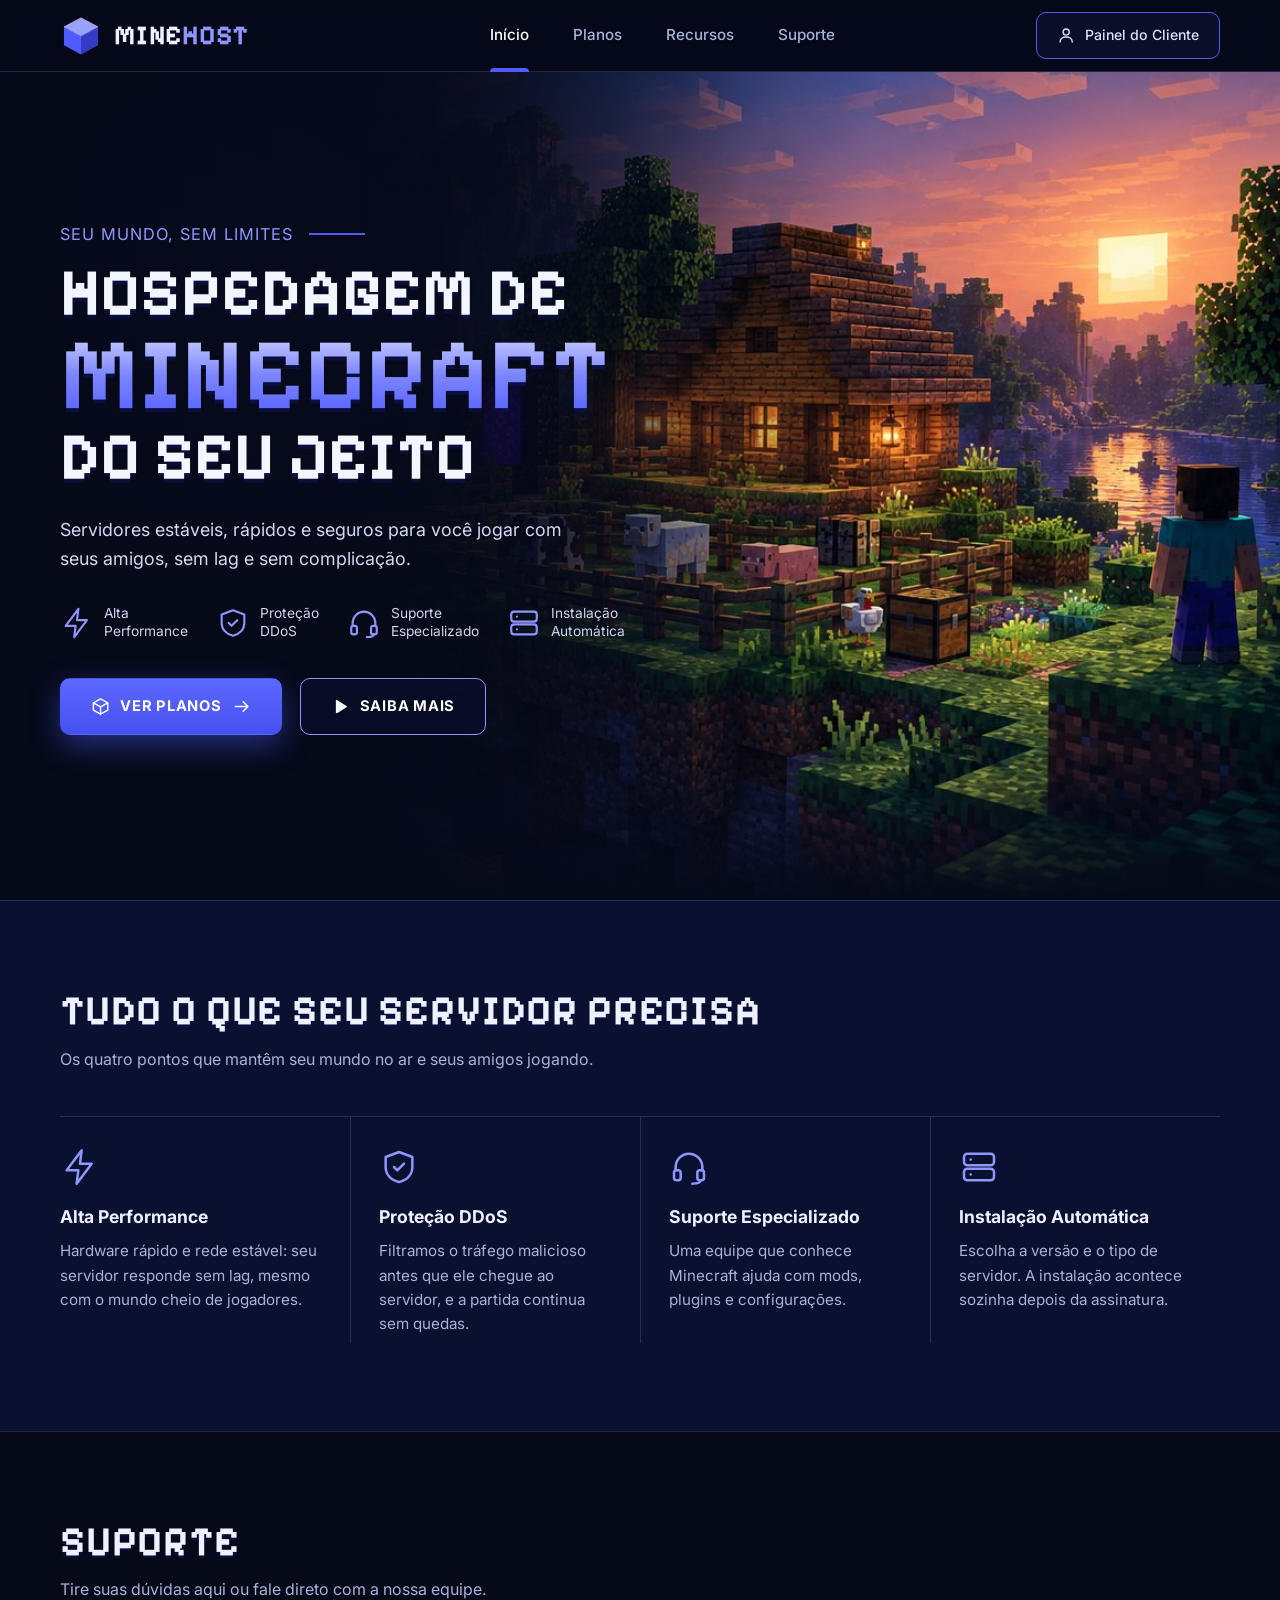
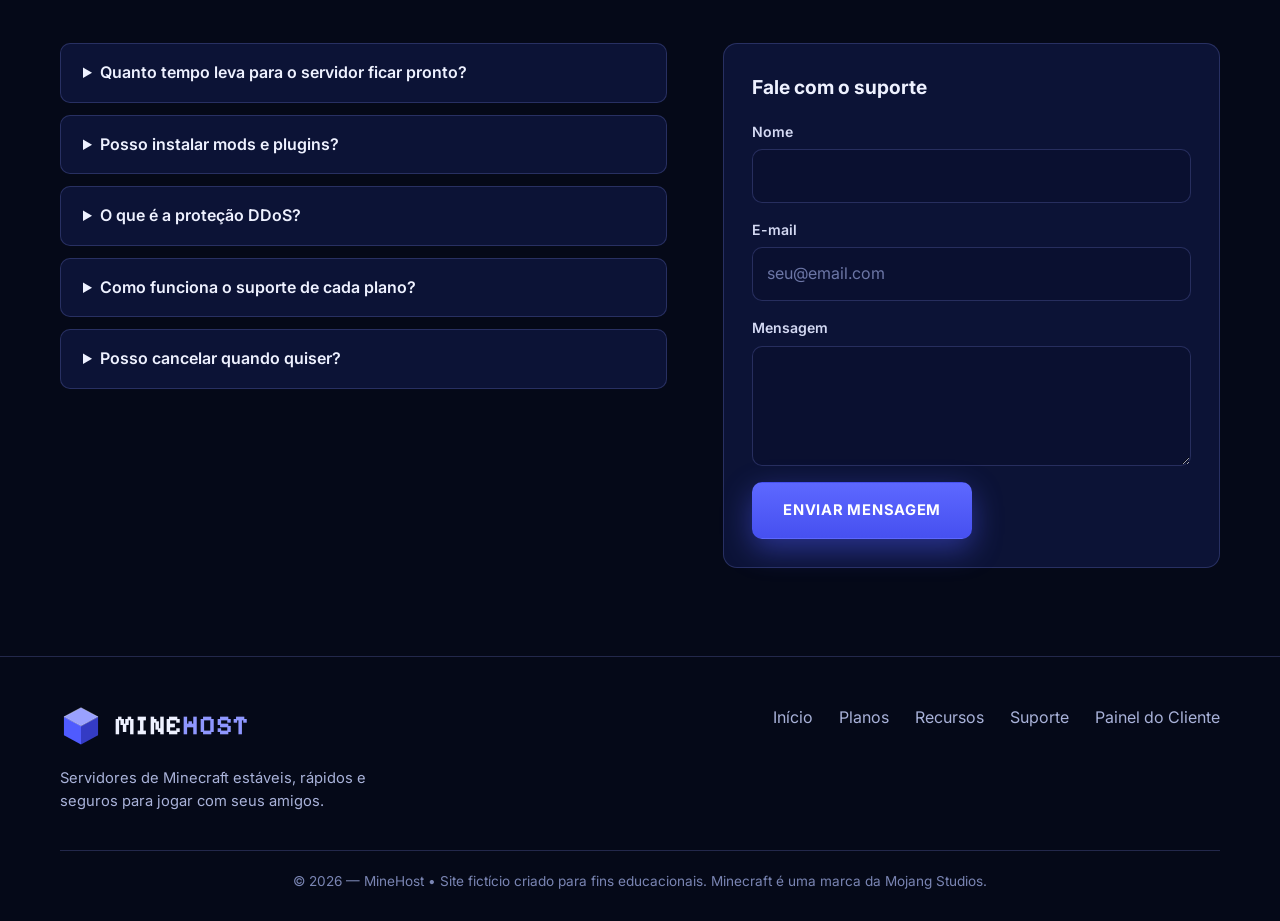
<file: index.html>
<!DOCTYPE html>
<!-- Primeira linha obrigatória: informa ao navegador que é HTML5 -->
<html lang="pt-br">
<head>
    <meta charset="UTF-8">
    <meta name="viewport" content="width=device-width, initial-scale=1.0">
    <title>MineHost — Hospedagem de Minecraft do seu jeito</title>
    <meta name="description" content="Servidores de Minecraft estáveis, rápidos e seguros. Planos Noob, Pro e Hacker a partir de R$ 14,90 por mês.">
    <meta name="theme-color" content="#050918">
    <link rel="icon" type="image/svg+xml" href="img/favicon.svg">
    <!-- Fontes do Google: Pixelify Sans (títulos em estilo pixel) e Inter (textos) -->
    <link rel="preconnect" href="https://fonts.googleapis.com">
    <link rel="preconnect" href="https://fonts.gstatic.com" crossorigin>
    <link href="https://fonts.googleapis.com/css2?family=Inter:wght@400;500;600;700&family=Pixelify+Sans:wght@500;700&display=swap" rel="stylesheet">
    <!-- AQUI o HTML aponta para o arquivo de estilo separado -->
    <link rel="stylesheet" href="estilo.css">
    <script src="script.js" defer></script>
</head>

<body>
    <svg id="sprite-icones" width="0" height="0" style="position:absolute" aria-hidden="true" focusable="false"><symbol id="i-bolt" viewBox="0 0 24 24"><path d="M13 2 4 14h7l-1 8 9-12h-7z"/></symbol><symbol id="i-shield" viewBox="0 0 24 24"><path d="M12 3 4 6v6c0 4.5 3.2 7.8 8 9 4.8-1.2 8-4.5 8-9V6z"/><path d="m9 12 2 2 4-4"/></symbol><symbol id="i-headset" viewBox="0 0 24 24"><path d="M4 14v-2a8 8 0 0 1 16 0v2"/><rect x="3" y="14" width="4" height="6" rx="1.5"/><rect x="17" y="14" width="4" height="6" rx="1.5"/><path d="M19 20c0 1.5-2 2-5 2"/></symbol><symbol id="i-server" viewBox="0 0 24 24"><rect x="3" y="4" width="18" height="7" rx="2"/><rect x="3" y="13" width="18" height="7" rx="2"/><path d="M7 7.5h.01M7 16.5h.01"/></symbol><symbol id="i-user" viewBox="0 0 24 24"><circle cx="12" cy="8" r="4"/><path d="M4 21c0-4 3.6-6.5 8-6.5s8 2.5 8 6.5"/></symbol><symbol id="i-users" viewBox="0 0 24 24"><circle cx="9" cy="8" r="3.5"/><path d="M2.5 20c0-3.5 3-5.5 6.5-5.5s6.5 2 6.5 5.5"/><circle cx="17" cy="9" r="2.5"/><path d="M17 14.5c2.5 0 4.5 1.5 4.5 4.5"/></symbol><symbol id="i-ram" viewBox="0 0 24 24"><rect x="2" y="7" width="20" height="9" rx="1.5"/><path d="M6 16v3M10 16v3M14 16v3M18 16v3M6 11h2M11 11h2M16 11h2"/></symbol><symbol id="i-cpu" viewBox="0 0 24 24"><rect x="6" y="6" width="12" height="12" rx="2"/><rect x="9.5" y="9.5" width="5" height="5"/><path d="M9 2v4M15 2v4M9 18v4M15 18v4M2 9h4M2 15h4M18 9h4M18 15h4"/></symbol><symbol id="i-clock" viewBox="0 0 24 24"><circle cx="12" cy="12" r="9"/><path d="M12 7v5l3.5 2"/></symbol><symbol id="i-chat" viewBox="0 0 24 24"><path d="M21 12a8 8 0 0 1-11.5 7.2L4 20.5l1.3-4.7A8 8 0 1 1 21 12z"/></symbol><symbol id="i-puzzle" viewBox="0 0 24 24"><path d="M10 4a2 2 0 1 1 4 0v2h4v4h-2a2 2 0 1 0 0 4h2v4h-4v-2a2 2 0 1 0-4 0v2H6v-4h2a2 2 0 1 0 0-4H6V6h4z"/></symbol><symbol id="i-box" viewBox="0 0 24 24"><rect x="3" y="8" width="18" height="12" rx="2"/><path d="M3 12h18M8 8V5h8v3"/></symbol><symbol id="i-cart" viewBox="0 0 24 24"><circle cx="9" cy="20" r="1.5"/><circle cx="18" cy="20" r="1.5"/><path d="M2 3h3l2.5 12h11L21 7H6"/></symbol><symbol id="i-crown" viewBox="0 0 24 24"><path d="M3 8l4.5 4L12 5l4.5 7L21 8l-2 11H5z"/></symbol><symbol id="i-cube" viewBox="0 0 24 24"><path d="M12 2.5 21 7.5v9L12 21.5 3 16.5v-9z"/><path d="M12 12.5 3 7.5M12 12.5 21 7.5M12 12.5v9"/></symbol><symbol id="i-play" viewBox="0 0 24 24"><path d="M7 4.5v15l12-7.5z" fill="currentColor"/></symbol><symbol id="i-check" viewBox="0 0 24 24"><path d="m5 12.5 4.5 4.5L19 7.5"/></symbol><symbol id="i-arrow" viewBox="0 0 24 24"><path d="M4 12h16M14 6l6 6-6 6"/></symbol><symbol id="i-menu" viewBox="0 0 24 24"><path d="M4 7h16M4 12h16M4 17h16"/></symbol><symbol id="i-close" viewBox="0 0 24 24"><path d="M6 6l12 12M18 6 6 18"/></symbol><symbol id="i-card" viewBox="0 0 24 24"><rect x="2.5" y="5" width="19" height="14" rx="2"/><path d="M2.5 10h19"/></symbol><symbol id="i-pix" viewBox="0 0 24 24"><path d="M12 3l9 9-9 9-9-9z"/><path d="M8.5 12 12 8.5 15.5 12 12 15.5z"/></symbol><symbol id="i-barcode" viewBox="0 0 24 24"><path d="M4 5v14M7 5v14M11 5v14M14 5v14M18 5v14M20 5v14"/></symbol>
    <symbol id="cubo-noob" viewBox="0 0 64 64">
      <polygon points="32,5 58,19 32,33 6,19" fill="#59d46a"/>
      <polygon points="6,19 32,33 32,59 6,45" fill="#8a5a2f"/>
      <polygon points="58,19 32,33 32,59 58,45" fill="#6a4222"/>
      <polygon points="6,19 32,33 32,40 6,26" fill="#3f9d4c"/>
      <polygon points="58,19 32,33 32,40 58,26" fill="#2f7d3e"/>
      <polygon points="32,5 58,19 32,33 6,19" fill="none" stroke="#a6f0b0" stroke-opacity=".5"/>
      <rect x="14" y="40" width="5" height="5" fill="#5e3b1c"/><rect x="22" y="48" width="4" height="4" fill="#a3703d"/>
      <rect x="40" y="46" width="5" height="5" fill="#523319"/><rect x="48" y="38" width="4" height="4" fill="#7e5230"/>
    </symbol>
    <symbol id="cubo-pro" viewBox="0 0 64 64">
      <polygon points="32,5 58,19 32,33 6,19" fill="#7ff3ea"/>
      <polygon points="6,19 32,33 32,59 6,45" fill="#1fb6c9"/>
      <polygon points="58,19 32,33 32,59 58,45" fill="#1590a8"/>
      <polygon points="32,5 58,19 32,33 6,19" fill="none" stroke="#e8fffd" stroke-opacity=".7"/>
      <polygon points="14,40 22,44 22,50 14,46" fill="#a6fff7" fill-opacity=".55"/>
      <polygon points="42,44 50,40 50,46 42,50" fill="#0e6f86" fill-opacity=".6"/>
      <polygon points="30,13 40,19 34,22 24,16" fill="#fff" fill-opacity=".45"/>
    </symbol>
    <symbol id="cubo-hacker" viewBox="0 0 64 64">
      <polygon points="32,5 58,19 32,33 6,19" fill="#3a1d6e"/>
      <polygon points="6,19 32,33 32,59 6,45" fill="#25104a"/>
      <polygon points="58,19 32,33 32,59 58,45" fill="#170a30"/>
      <polygon points="32,5 58,19 32,33 6,19" fill="none" stroke="#a77bff" stroke-opacity=".6"/>
      <rect x="16" y="38" width="4" height="4" fill="#a77bff"/><rect x="24" y="48" width="3" height="3" fill="#7c4dff"/>
      <rect x="42" y="42" width="4" height="4" fill="#a77bff"/><rect x="48" y="50" width="3" height="3" fill="#7c4dff"/>
      <rect x="28" y="12" width="4" height="3" fill="#c3a4ff"/><rect x="40" y="18" width="3" height="3" fill="#7c4dff"/>
    </symbol>
    <symbol id="logo-cubo" viewBox="0 0 64 64">
      <polygon points="32,4 58,18 32,32 6,18" fill="#9aa1ff"/>
      <polygon points="6,18 32,32 32,60 6,46" fill="#4f5bff"/>
      <polygon points="58,18 32,32 32,60 58,46" fill="#343bc4"/>
      <polygon points="32,4 58,18 32,32 6,18" fill="none" stroke="#fff" stroke-opacity=".5"/>
    </symbol></svg>
    <a class="pular-conteudo" href="#conteudo">Pular para o conteúdo</a>

    <!-- ============ TOPO: logo + menu ============ -->
    <header class="topo">
        <div class="conteiner topo-interno">
            <a class="logo" href="index.html" aria-label="MineHost — página inicial">
                <svg viewBox="0 0 64 64" aria-hidden="true"><use href="#logo-cubo"/></svg>
                <div>MINE<span>HOST</span></div>
            </a>
            <button class="menu-toggle" type="button" aria-expanded="false" aria-controls="menu" aria-label="Abrir menu">
                <svg class="icone icone-menu" aria-hidden="true"><use href="#i-menu"/></svg><svg class="icone icone-fechar" aria-hidden="true"><use href="#i-close"/></svg>
            </button>
            <div class="menu" id="menu">
                <nav aria-label="Principal">
                    <a href="index.html" class="ativo" aria-current="page">Início</a>
                    <a href="planos.html">Planos</a>
                    <a href="index.html#recursos">Recursos</a>
                    <a href="index.html#suporte">Suporte</a>
                </nav>
                <a class="botao botao-painel" href="painel.html"><svg class="icone" aria-hidden="true"><use href="#i-user"/></svg> Painel do Cliente</a>
            </div>
        </div>
    </header>

    <main id="conteudo">

        <!-- ============ HERO: o que aparece sem rolar a página ============ -->
        <section class="hero" id="inicio" aria-labelledby="titulo-hero">
            <div class="conteiner">
                <div class="hero-texto-bloco">
                    <p class="hero-eyebrow">Seu mundo, sem limites</p>
                    <h1 class="titulo-hero" id="titulo-hero">
                        <span class="linha">Hospedagem de</span>
                        <span class="linha destaque">Minecraft</span>
                        <span class="linha">do seu jeito</span>
                    </h1>
                    <p class="hero-texto">Servidores estáveis, rápidos e seguros para você jogar com seus amigos, sem lag e sem complicação.</p>

                    <ul class="hero-recursos">
                        <li><svg class="icone" aria-hidden="true"><use href="#i-bolt"/></svg><span>Alta<br>Performance</span></li>
                        <li><svg class="icone" aria-hidden="true"><use href="#i-shield"/></svg><span>Proteção<br>DDoS</span></li>
                        <li><svg class="icone" aria-hidden="true"><use href="#i-headset"/></svg><span>Suporte<br>Especializado</span></li>
                        <li><svg class="icone" aria-hidden="true"><use href="#i-server"/></svg><span>Instalação<br>Automática</span></li>
                    </ul>

                    <div class="hero-botoes">
                        <!-- "Ver planos" leva para a página de planos -->
                        <a class="botao botao-primario" href="planos.html"><svg class="icone" aria-hidden="true"><use href="#i-cube"/></svg> Ver planos <svg class="icone" aria-hidden="true"><use href="#i-arrow"/></svg></a>
                        <!-- "Saiba mais" mostra/esconde o painel de preços logo abaixo (script.js) -->
                        <button class="botao botao-contorno" id="btn-saiba-mais" type="button" aria-expanded="false" aria-controls="saiba-mais"><svg class="icone" aria-hidden="true"><use href="#i-play"/></svg> <span>Saiba mais</span></button>
                    </div>
                </div>
            </div>
        </section>

        <!-- ============ PREÇOS: aparece ao clicar em "Saiba mais" ============ -->
        <section class="precos" id="saiba-mais" aria-labelledby="titulo-precos" hidden>
            <div class="conteiner">
                <h2 class="titulo-secao" id="titulo-precos">Preços dos planos</h2>
                <p class="subtitulo">Escolha o plano ideal para o seu mundo e assine em poucos cliques.</p>
                <div class="precos-grade">
                    <article class="preco-card plano-noob">
                        <h3>Noob</h3>
                        <p class="preco-sub">Ideal para começar</p>
                        <p class="preco-valor" aria-label="14 reais e 90 centavos por mês"><span class="moeda">R$</span><span class="inteiro">14</span><span class="centavos">,90</span><span class="periodo">/mês</span></p>
                        <ul class="preco-resumo">
                            <li><svg class="icone" aria-hidden="true"><use href="#i-users"/></svg> Até 10 jogadores</li>
                            <li><svg class="icone" aria-hidden="true"><use href="#i-ram"/></svg> 2 GB de RAM</li>
                        </ul>
                        <a class="botao botao-plano" href="assinar-noob.html">Assinar Noob</a>
                    </article>
                    <article class="preco-card plano-pro">
                        <span class="preco-selo">Mais popular</span>
                        <h3>Pro</h3>
                        <p class="preco-sub">Para quem leva a sério</p>
                        <p class="preco-valor" aria-label="29 reais e 90 centavos por mês"><span class="moeda">R$</span><span class="inteiro">29</span><span class="centavos">,90</span><span class="periodo">/mês</span></p>
                        <ul class="preco-resumo">
                            <li><svg class="icone" aria-hidden="true"><use href="#i-users"/></svg> Até 30 jogadores</li>
                            <li><svg class="icone" aria-hidden="true"><use href="#i-ram"/></svg> 6 GB de RAM</li>
                        </ul>
                        <a class="botao botao-plano" href="assinar-pro.html">Assinar Pro</a>
                    </article>
                    <article class="preco-card plano-hacker">
                        <h3>Hacker</h3>
                        <p class="preco-sub">Sem limites</p>
                        <p class="preco-valor" aria-label="49 reais e 90 centavos por mês"><span class="moeda">R$</span><span class="inteiro">49</span><span class="centavos">,90</span><span class="periodo">/mês</span></p>
                        <ul class="preco-resumo">
                            <li><svg class="icone" aria-hidden="true"><use href="#i-users"/></svg> Até 100 jogadores</li>
                            <li><svg class="icone" aria-hidden="true"><use href="#i-ram"/></svg> 12 GB de RAM</li>
                        </ul>
                        <a class="botao botao-plano" href="assinar-hacker.html">Assinar Hacker</a>
                    </article>
                </div>
                <p class="precos-rodape"><a href="planos.html">Ver todos os recursos de cada plano</a></p>
            </div>
        </section>

        <!-- ============ RECURSOS ============ -->
        <section class="secao recursos" id="recursos" aria-labelledby="titulo-recursos">
            <div class="conteiner">
                <h2 class="titulo-secao" id="titulo-recursos">Tudo o que seu servidor precisa</h2>
                <p class="subtitulo">Os quatro pontos que mantêm seu mundo no ar e seus amigos jogando.</p>
                <div class="recursos-grade">
                    <div class="recurso">
                        <svg class="icone" aria-hidden="true"><use href="#i-bolt"/></svg>
                        <h3>Alta Performance</h3>
                        <p>Hardware rápido e rede estável: seu servidor responde sem lag, mesmo com o mundo cheio de jogadores.</p>
                    </div>
                    <div class="recurso">
                        <svg class="icone" aria-hidden="true"><use href="#i-shield"/></svg>
                        <h3>Proteção DDoS</h3>
                        <p>Filtramos o tráfego malicioso antes que ele chegue ao servidor, e a partida continua sem quedas.</p>
                    </div>
                    <div class="recurso">
                        <svg class="icone" aria-hidden="true"><use href="#i-headset"/></svg>
                        <h3>Suporte Especializado</h3>
                        <p>Uma equipe que conhece Minecraft ajuda com mods, plugins e configurações.</p>
                    </div>
                    <div class="recurso">
                        <svg class="icone" aria-hidden="true"><use href="#i-server"/></svg>
                        <h3>Instalação Automática</h3>
                        <p>Escolha a versão e o tipo de servidor. A instalação acontece sozinha depois da assinatura.</p>
                    </div>
                </div>
            </div>
        </section>

        <!-- ============ SUPORTE: dúvidas + contato ============ -->
        <section class="secao suporte" id="suporte" aria-labelledby="titulo-suporte">
            <div class="conteiner">
                <h2 class="titulo-secao" id="titulo-suporte">Suporte</h2>
                <p class="subtitulo">Tire suas dúvidas aqui ou fale direto com a nossa equipe.</p>

                <div class="suporte-grade">
                    <!-- Acordeão NATIVO: details + summary, sem JavaScript -->
                    <div>
                        <details>
                            <summary>Quanto tempo leva para o servidor ficar pronto?</summary>
                            <p>Poucos minutos. A instalação é automática depois que a assinatura é confirmada.</p>
                        </details>
                        <details>
                            <summary>Posso instalar mods e plugins?</summary>
                            <p>Sim, nos planos Pro e Hacker. O Hacker também instala packs e faz backup automático.</p>
                        </details>
                        <details>
                            <summary>O que é a proteção DDoS?</summary>
                            <p>É um filtro que bloqueia tráfego falso enviado para derrubar servidores, para a sua partida não cair no meio do jogo.</p>
                        </details>
                        <details>
                            <summary>Como funciona o suporte de cada plano?</summary>
                            <p>Noob: por ticket. Pro: atendimento prioritário. Hacker: suporte 24/7.</p>
                        </details>
                        <details>
                            <summary>Posso cancelar quando quiser?</summary>
                            <p>Sim. O cancelamento é feito pelo Painel do Cliente, em um clique.</p>
                        </details>
                    </div>

                    <div class="caixa-formulario">
                        <h3>Fale com o suporte</h3>
                        <form id="form-suporte">
                            <div class="campo">
                                <label for="s-nome">Nome</label>
                                <input type="text" id="s-nome" name="nome" autocomplete="name" required>
                            </div>
                            <div class="campo">
                                <label for="s-email">E-mail</label>
                                <input type="email" id="s-email" name="email" autocomplete="email" placeholder="seu@email.com" required>
                            </div>
                            <div class="campo">
                                <label for="s-mensagem">Mensagem</label>
                                <textarea id="s-mensagem" name="mensagem" required></textarea>
                            </div>
                            <button class="botao botao-primario" type="submit">Enviar mensagem</button>
                            <p class="mensagem-ok" id="suporte-ok" role="status" hidden></p>
                        </form>
                    </div>
                </div>
            </div>
        </section>
    </main>

    <!-- ============ RODAPÉ ============ -->
    <footer class="rodape">
        <div class="conteiner">
            <div class="rodape-grade">
                <div>
                    <a class="logo" href="index.html" aria-label="MineHost — página inicial">
                        <svg viewBox="0 0 64 64" aria-hidden="true"><use href="#logo-cubo"/></svg>
                        <div>MINE<span>HOST</span></div>
                    </a>
                    <p class="sobre">Servidores de Minecraft estáveis, rápidos e seguros para jogar com seus amigos.</p>
                </div>
                <nav aria-label="Rodapé">
                    <a href="index.html">Início</a>
                    <a href="planos.html">Planos</a>
                    <a href="index.html#recursos">Recursos</a>
                    <a href="index.html#suporte">Suporte</a>
                    <a href="painel.html">Painel do Cliente</a>
                </nav>
            </div>
            <p class="direitos">© 2026 — MineHost • Site fictício criado para fins educacionais. Minecraft é uma marca da Mojang Studios.</p>
        </div>
    </footer>
</body>
</html>
</file>
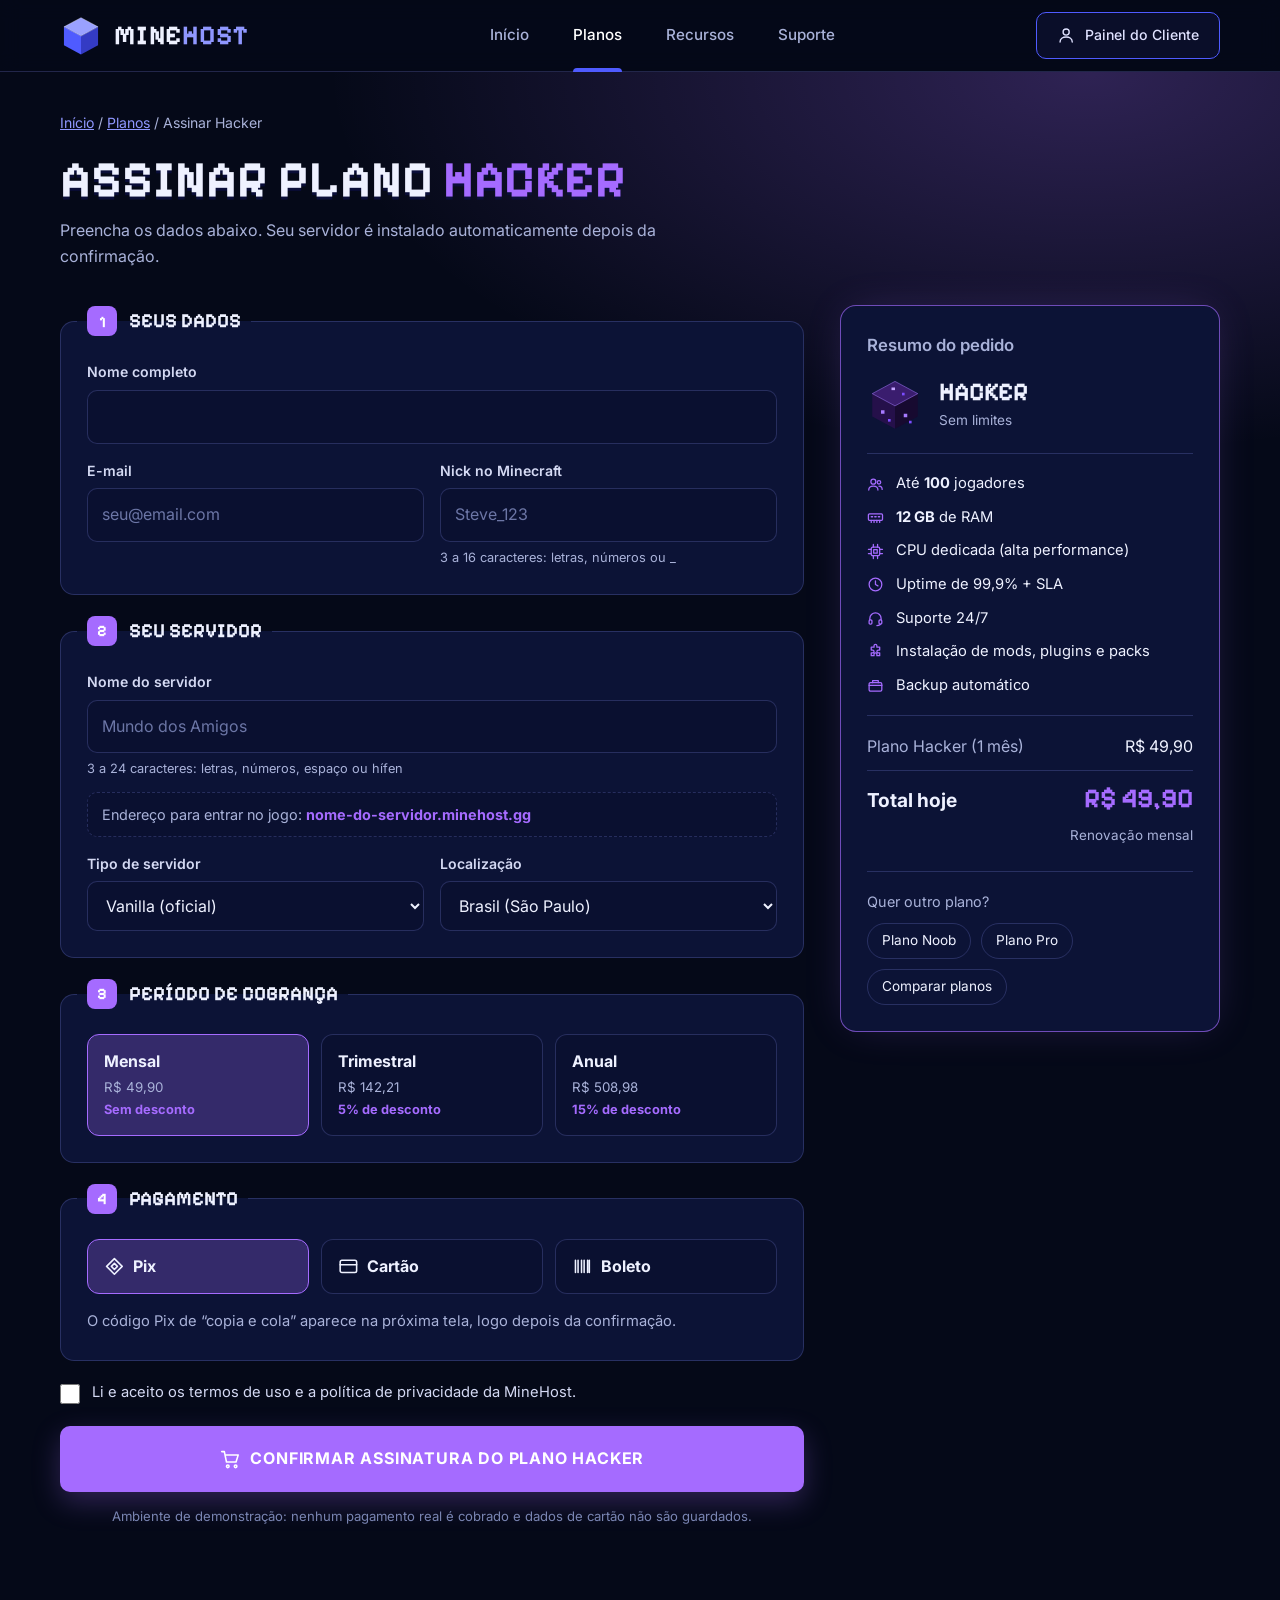
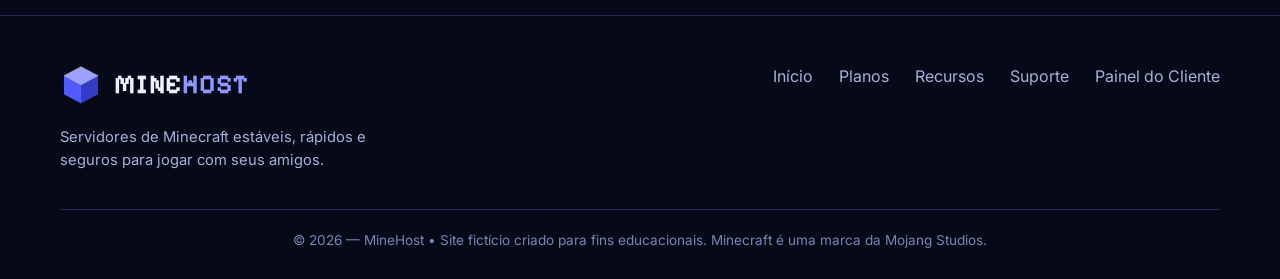
<file: assinar-hacker.html>
<!DOCTYPE html>
<!-- Primeira linha obrigatória: informa ao navegador que é HTML5 -->
<html lang="pt-br">
<head>
    <meta charset="UTF-8">
    <meta name="viewport" content="width=device-width, initial-scale=1.0">
    <title>Assinar plano Hacker — MineHost</title>
    <meta name="description" content="Assine o plano Hacker da MineHost por R$ 49,90/mês e crie seu servidor de Minecraft.">
    <meta name="theme-color" content="#050918">
    <link rel="icon" type="image/svg+xml" href="img/favicon.svg">
    <!-- Fontes do Google: Pixelify Sans (títulos em estilo pixel) e Inter (textos) -->
    <link rel="preconnect" href="https://fonts.googleapis.com">
    <link rel="preconnect" href="https://fonts.gstatic.com" crossorigin>
    <link href="https://fonts.googleapis.com/css2?family=Inter:wght@400;500;600;700&family=Pixelify+Sans:wght@500;700&display=swap" rel="stylesheet">
    <!-- AQUI o HTML aponta para o arquivo de estilo separado -->
    <link rel="stylesheet" href="estilo.css">
    <script src="script.js" defer></script>
</head>

<body class="plano-hacker">
    <svg id="sprite-icones" width="0" height="0" style="position:absolute" aria-hidden="true" focusable="false"><symbol id="i-bolt" viewBox="0 0 24 24"><path d="M13 2 4 14h7l-1 8 9-12h-7z"/></symbol><symbol id="i-shield" viewBox="0 0 24 24"><path d="M12 3 4 6v6c0 4.5 3.2 7.8 8 9 4.8-1.2 8-4.5 8-9V6z"/><path d="m9 12 2 2 4-4"/></symbol><symbol id="i-headset" viewBox="0 0 24 24"><path d="M4 14v-2a8 8 0 0 1 16 0v2"/><rect x="3" y="14" width="4" height="6" rx="1.5"/><rect x="17" y="14" width="4" height="6" rx="1.5"/><path d="M19 20c0 1.5-2 2-5 2"/></symbol><symbol id="i-server" viewBox="0 0 24 24"><rect x="3" y="4" width="18" height="7" rx="2"/><rect x="3" y="13" width="18" height="7" rx="2"/><path d="M7 7.5h.01M7 16.5h.01"/></symbol><symbol id="i-user" viewBox="0 0 24 24"><circle cx="12" cy="8" r="4"/><path d="M4 21c0-4 3.6-6.5 8-6.5s8 2.5 8 6.5"/></symbol><symbol id="i-users" viewBox="0 0 24 24"><circle cx="9" cy="8" r="3.5"/><path d="M2.5 20c0-3.5 3-5.5 6.5-5.5s6.5 2 6.5 5.5"/><circle cx="17" cy="9" r="2.5"/><path d="M17 14.5c2.5 0 4.5 1.5 4.5 4.5"/></symbol><symbol id="i-ram" viewBox="0 0 24 24"><rect x="2" y="7" width="20" height="9" rx="1.5"/><path d="M6 16v3M10 16v3M14 16v3M18 16v3M6 11h2M11 11h2M16 11h2"/></symbol><symbol id="i-cpu" viewBox="0 0 24 24"><rect x="6" y="6" width="12" height="12" rx="2"/><rect x="9.5" y="9.5" width="5" height="5"/><path d="M9 2v4M15 2v4M9 18v4M15 18v4M2 9h4M2 15h4M18 9h4M18 15h4"/></symbol><symbol id="i-clock" viewBox="0 0 24 24"><circle cx="12" cy="12" r="9"/><path d="M12 7v5l3.5 2"/></symbol><symbol id="i-chat" viewBox="0 0 24 24"><path d="M21 12a8 8 0 0 1-11.5 7.2L4 20.5l1.3-4.7A8 8 0 1 1 21 12z"/></symbol><symbol id="i-puzzle" viewBox="0 0 24 24"><path d="M10 4a2 2 0 1 1 4 0v2h4v4h-2a2 2 0 1 0 0 4h2v4h-4v-2a2 2 0 1 0-4 0v2H6v-4h2a2 2 0 1 0 0-4H6V6h4z"/></symbol><symbol id="i-box" viewBox="0 0 24 24"><rect x="3" y="8" width="18" height="12" rx="2"/><path d="M3 12h18M8 8V5h8v3"/></symbol><symbol id="i-cart" viewBox="0 0 24 24"><circle cx="9" cy="20" r="1.5"/><circle cx="18" cy="20" r="1.5"/><path d="M2 3h3l2.5 12h11L21 7H6"/></symbol><symbol id="i-crown" viewBox="0 0 24 24"><path d="M3 8l4.5 4L12 5l4.5 7L21 8l-2 11H5z"/></symbol><symbol id="i-cube" viewBox="0 0 24 24"><path d="M12 2.5 21 7.5v9L12 21.5 3 16.5v-9z"/><path d="M12 12.5 3 7.5M12 12.5 21 7.5M12 12.5v9"/></symbol><symbol id="i-play" viewBox="0 0 24 24"><path d="M7 4.5v15l12-7.5z" fill="currentColor"/></symbol><symbol id="i-check" viewBox="0 0 24 24"><path d="m5 12.5 4.5 4.5L19 7.5"/></symbol><symbol id="i-arrow" viewBox="0 0 24 24"><path d="M4 12h16M14 6l6 6-6 6"/></symbol><symbol id="i-menu" viewBox="0 0 24 24"><path d="M4 7h16M4 12h16M4 17h16"/></symbol><symbol id="i-close" viewBox="0 0 24 24"><path d="M6 6l12 12M18 6 6 18"/></symbol><symbol id="i-card" viewBox="0 0 24 24"><rect x="2.5" y="5" width="19" height="14" rx="2"/><path d="M2.5 10h19"/></symbol><symbol id="i-pix" viewBox="0 0 24 24"><path d="M12 3l9 9-9 9-9-9z"/><path d="M8.5 12 12 8.5 15.5 12 12 15.5z"/></symbol><symbol id="i-barcode" viewBox="0 0 24 24"><path d="M4 5v14M7 5v14M11 5v14M14 5v14M18 5v14M20 5v14"/></symbol>
    <symbol id="cubo-noob" viewBox="0 0 64 64">
      <polygon points="32,5 58,19 32,33 6,19" fill="#59d46a"/>
      <polygon points="6,19 32,33 32,59 6,45" fill="#8a5a2f"/>
      <polygon points="58,19 32,33 32,59 58,45" fill="#6a4222"/>
      <polygon points="6,19 32,33 32,40 6,26" fill="#3f9d4c"/>
      <polygon points="58,19 32,33 32,40 58,26" fill="#2f7d3e"/>
      <polygon points="32,5 58,19 32,33 6,19" fill="none" stroke="#a6f0b0" stroke-opacity=".5"/>
      <rect x="14" y="40" width="5" height="5" fill="#5e3b1c"/><rect x="22" y="48" width="4" height="4" fill="#a3703d"/>
      <rect x="40" y="46" width="5" height="5" fill="#523319"/><rect x="48" y="38" width="4" height="4" fill="#7e5230"/>
    </symbol>
    <symbol id="cubo-pro" viewBox="0 0 64 64">
      <polygon points="32,5 58,19 32,33 6,19" fill="#7ff3ea"/>
      <polygon points="6,19 32,33 32,59 6,45" fill="#1fb6c9"/>
      <polygon points="58,19 32,33 32,59 58,45" fill="#1590a8"/>
      <polygon points="32,5 58,19 32,33 6,19" fill="none" stroke="#e8fffd" stroke-opacity=".7"/>
      <polygon points="14,40 22,44 22,50 14,46" fill="#a6fff7" fill-opacity=".55"/>
      <polygon points="42,44 50,40 50,46 42,50" fill="#0e6f86" fill-opacity=".6"/>
      <polygon points="30,13 40,19 34,22 24,16" fill="#fff" fill-opacity=".45"/>
    </symbol>
    <symbol id="cubo-hacker" viewBox="0 0 64 64">
      <polygon points="32,5 58,19 32,33 6,19" fill="#3a1d6e"/>
      <polygon points="6,19 32,33 32,59 6,45" fill="#25104a"/>
      <polygon points="58,19 32,33 32,59 58,45" fill="#170a30"/>
      <polygon points="32,5 58,19 32,33 6,19" fill="none" stroke="#a77bff" stroke-opacity=".6"/>
      <rect x="16" y="38" width="4" height="4" fill="#a77bff"/><rect x="24" y="48" width="3" height="3" fill="#7c4dff"/>
      <rect x="42" y="42" width="4" height="4" fill="#a77bff"/><rect x="48" y="50" width="3" height="3" fill="#7c4dff"/>
      <rect x="28" y="12" width="4" height="3" fill="#c3a4ff"/><rect x="40" y="18" width="3" height="3" fill="#7c4dff"/>
    </symbol>
    <symbol id="logo-cubo" viewBox="0 0 64 64">
      <polygon points="32,4 58,18 32,32 6,18" fill="#9aa1ff"/>
      <polygon points="6,18 32,32 32,60 6,46" fill="#4f5bff"/>
      <polygon points="58,18 32,32 32,60 58,46" fill="#343bc4"/>
      <polygon points="32,4 58,18 32,32 6,18" fill="none" stroke="#fff" stroke-opacity=".5"/>
    </symbol></svg>
    <a class="pular-conteudo" href="#conteudo">Pular para o conteúdo</a>

    <!-- ============ TOPO: logo + menu ============ -->
    <header class="topo">
        <div class="conteiner topo-interno">
            <a class="logo" href="index.html" aria-label="MineHost — página inicial">
                <svg viewBox="0 0 64 64" aria-hidden="true"><use href="#logo-cubo"/></svg>
                <div>MINE<span>HOST</span></div>
            </a>
            <button class="menu-toggle" type="button" aria-expanded="false" aria-controls="menu" aria-label="Abrir menu">
                <svg class="icone icone-menu" aria-hidden="true"><use href="#i-menu"/></svg><svg class="icone icone-fechar" aria-hidden="true"><use href="#i-close"/></svg>
            </button>
            <div class="menu" id="menu">
                <nav aria-label="Principal">
                    <a href="index.html">Início</a>
                    <a href="planos.html" class="ativo" aria-current="page">Planos</a>
                    <a href="index.html#recursos">Recursos</a>
                    <a href="index.html#suporte">Suporte</a>
                </nav>
                <a class="botao botao-painel" href="painel.html"><svg class="icone" aria-hidden="true"><use href="#i-user"/></svg> Painel do Cliente</a>
            </div>
        </div>
    </header>

    <main id="conteudo">
    <div class="checkout-pagina">
        <div class="conteiner">
            <nav class="migalhas" aria-label="Você está em">
                <a href="index.html">Início</a> / <a href="planos.html">Planos</a> / <span aria-current="page">Assinar Hacker</span>
            </nav>

            <h1 class="titulo-checkout">Assinar plano <span class="nome-plano">Hacker</span></h1>
            <p class="subtitulo">Preencha os dados abaixo. Seu servidor é instalado automaticamente depois da confirmação.</p>

            <div class="checkout">
                <!-- FORMULÁRIO: o botão "Confirmar assinatura" fica no final dele -->
                <form class="formulario" id="form-assinatura" data-plano="hacker" data-nome="Hacker" data-preco="49.90">

                    <fieldset>
                        <legend>Seus dados</legend>
                        <div class="campo">
                            <label for="nome">Nome completo</label>
                            <input type="text" id="nome" name="nome" autocomplete="name" minlength="3" required>
                        </div>
                        <div class="linha-dupla">
                            <div class="campo">
                                <label for="email">E-mail</label>
                                <input type="email" id="email" name="email" autocomplete="email" placeholder="seu@email.com" required>
                            </div>
                            <div class="campo">
                                <label for="nick">Nick no Minecraft</label>
                                <input type="text" id="nick" name="nick" pattern="[A-Za-z0-9_]{3,16}" placeholder="Steve_123" required>
                                <small>3 a 16 caracteres: letras, números ou _</small>
                            </div>
                        </div>
                    </fieldset>

                    <fieldset>
                        <legend>Seu servidor</legend>
                        <div class="campo">
                            <label for="servidor">Nome do servidor</label>
                            <input type="text" id="servidor" name="servidor" pattern="[A-Za-z0-9À-ÿ \-]{3,24}" placeholder="Mundo dos Amigos" required>
                            <small>3 a 24 caracteres: letras, números, espaço ou hífen</small>
                        </div>
                        <p class="endereco-previa">Endereço para entrar no jogo: <strong id="previa-endereco">nome-do-servidor.minehost.gg</strong></p>
                        <div class="linha-dupla">
                            <div class="campo">
                                <label for="tipo">Tipo de servidor</label>
                                <select id="tipo" name="tipo" required>
                            <option>Vanilla (oficial)</option>
                            <option>Paper (plugins)</option>
                            <option>Forge (mods)</option>
                            <option>Fabric (mods)</option>
                            <option>Modpack pronto</option>
                                </select>
                            </div>
                            <div class="campo">
                                <label for="regiao">Localização</label>
                                <select id="regiao" name="regiao" required>
                                    <option>Brasil (São Paulo)</option>
                                    <option>EUA (Miami)</option>
                                </select>
                            </div>
                        </div>
                    </fieldset>

                    <fieldset>
                        <legend>Período de cobrança</legend>
                        <div class="opcoes tres">
                    <label class="opcao">
                        <input type="radio" name="ciclo" value="1" data-desconto="0" checked>
                        <span class="opcao-corpo">
                            <strong>Mensal</strong>
                            <small data-valor-opcao></small>
                            <span class="desc">Sem desconto</span>
                        </span>
                    </label>
                    <label class="opcao">
                        <input type="radio" name="ciclo" value="3" data-desconto="0.05">
                        <span class="opcao-corpo">
                            <strong>Trimestral</strong>
                            <small data-valor-opcao></small>
                            <span class="desc">5% de desconto</span>
                        </span>
                    </label>
                    <label class="opcao">
                        <input type="radio" name="ciclo" value="12" data-desconto="0.15">
                        <span class="opcao-corpo">
                            <strong>Anual</strong>
                            <small data-valor-opcao></small>
                            <span class="desc">15% de desconto</span>
                        </span>
                    </label>
                        </div>
                    </fieldset>

                    <fieldset>
                        <legend>Pagamento</legend>
                        <div class="opcoes tres">
                    <label class="opcao">
                        <input type="radio" name="pagamento" value="pix" checked>
                        <span class="opcao-corpo"><strong><svg class="icone" aria-hidden="true"><use href="#i-pix"/></svg> Pix</strong></span>
                    </label>
                    <label class="opcao">
                        <input type="radio" name="pagamento" value="cartao">
                        <span class="opcao-corpo"><strong><svg class="icone" aria-hidden="true"><use href="#i-card"/></svg> Cartão</strong></span>
                    </label>
                    <label class="opcao">
                        <input type="radio" name="pagamento" value="boleto">
                        <span class="opcao-corpo"><strong><svg class="icone" aria-hidden="true"><use href="#i-barcode"/></svg> Boleto</strong></span>
                    </label>
                        </div>

                        <div class="pagamento-painel" id="pag-pix">
                            <p>O código Pix de “copia e cola” aparece na próxima tela, logo depois da confirmação.</p>
                        </div>

                        <div class="pagamento-painel" id="pag-cartao" hidden>
                            <div class="campo">
                                <label for="cartao-nome">Nome impresso no cartão</label>
                                <input type="text" id="cartao-nome" name="cartao-nome" autocomplete="cc-name" required>
                            </div>
                            <div class="linha-tripla">
                                <div class="campo">
                                    <label for="cartao-numero">Número do cartão</label>
                                    <input type="text" id="cartao-numero" name="cartao-numero" inputmode="numeric" autocomplete="cc-number" placeholder="0000 0000 0000 0000" pattern="[0-9 ]{19}" title="16 números" required>
                                </div>
                                <div class="campo">
                                    <label for="cartao-validade">Validade</label>
                                    <input type="text" id="cartao-validade" name="cartao-validade" inputmode="numeric" autocomplete="cc-exp" placeholder="MM/AA" pattern="(0[1-9]|1[0-2])/[0-9]{2}" title="Use o formato MM/AA" required>
                                </div>
                                <div class="campo">
                                    <label for="cartao-cvv">CVV</label>
                                    <input type="text" id="cartao-cvv" name="cartao-cvv" inputmode="numeric" autocomplete="cc-csc" placeholder="123" pattern="[0-9]{3,4}" title="3 ou 4 números" required>
                                </div>
                            </div>
                        </div>

                        <div class="pagamento-painel" id="pag-boleto" hidden>
                            <p>As instruções do boleto bancário são enviadas para o seu e-mail. O servidor é ativado após a compensação.</p>
                        </div>
                    </fieldset>

                    <label class="termos">
                        <input type="checkbox" name="termos" required>
                        <span>Li e aceito os termos de uso e a política de privacidade da MineHost.</span>
                    </label>

                    <!-- BOTÃO DE ASSINATURA: valida o formulário e leva para a página de confirmação -->
                    <button class="botao botao-cheio botao-grande" type="submit"><svg class="icone" aria-hidden="true"><use href="#i-cart"/></svg> Confirmar assinatura do plano Hacker</button>
                    <p class="aviso-demo">Ambiente de demonstração: nenhum pagamento real é cobrado e dados de cartão não são guardados.</p>
                </form>

                <!-- RESUMO: os valores mudam conforme o período escolhido -->
                <aside class="resumo" aria-labelledby="titulo-resumo">
                    <h2 id="titulo-resumo">Resumo do pedido</h2>
                    <div class="resumo-plano">
                        <svg class="cubo" viewBox="0 0 64 64" aria-hidden="true"><use href="#cubo-hacker"/></svg>
                        <div>
                            <strong>Hacker</strong>
                            <span>Sem limites</span>
                        </div>
                    </div>
                    <ul class="resumo-lista">
                    <li><svg class="icone" aria-hidden="true"><use href="#i-users"/></svg><span>Até <strong>100</strong> jogadores</span></li>
                    <li><svg class="icone" aria-hidden="true"><use href="#i-ram"/></svg><span><strong>12 GB</strong> de RAM</span></li>
                    <li><svg class="icone" aria-hidden="true"><use href="#i-cpu"/></svg><span>CPU dedicada (alta performance)</span></li>
                    <li><svg class="icone" aria-hidden="true"><use href="#i-clock"/></svg><span>Uptime de 99,9% + SLA</span></li>
                    <li><svg class="icone" aria-hidden="true"><use href="#i-headset"/></svg><span>Suporte 24/7</span></li>
                    <li><svg class="icone" aria-hidden="true"><use href="#i-puzzle"/></svg><span>Instalação de mods, plugins e packs</span></li>
                    <li><svg class="icone" aria-hidden="true"><use href="#i-box"/></svg><span>Backup automático</span></li>
                    </ul>
                    <dl class="resumo-valores">
                        <div><dt>Plano Hacker (<span id="resumo-ciclo">1 mês</span>)</dt><dd id="resumo-bruto">R$ 49,90</dd></div>
                        <div id="linha-desconto" hidden><dt>Desconto</dt><dd id="resumo-desconto"></dd></div>
                        <div class="total"><dt>Total hoje</dt><dd id="resumo-total">R$ 49,90</dd></div>
                    </dl>
                    <p class="resumo-eq" id="resumo-eq">Renovação mensal</p>

                    <div class="trocar-plano">
                        <p>Quer outro plano?</p>
                        <div class="links"><a href="assinar-noob.html">Plano Noob</a><a href="assinar-pro.html">Plano Pro</a><a href="planos.html">Comparar planos</a></div>
                    </div>
                </aside>
            </div>
        </div>
    </div>
    </main>

    <!-- ============ RODAPÉ ============ -->
    <footer class="rodape">
        <div class="conteiner">
            <div class="rodape-grade">
                <div>
                    <a class="logo" href="index.html" aria-label="MineHost — página inicial">
                        <svg viewBox="0 0 64 64" aria-hidden="true"><use href="#logo-cubo"/></svg>
                        <div>MINE<span>HOST</span></div>
                    </a>
                    <p class="sobre">Servidores de Minecraft estáveis, rápidos e seguros para jogar com seus amigos.</p>
                </div>
                <nav aria-label="Rodapé">
                    <a href="index.html">Início</a>
                    <a href="planos.html">Planos</a>
                    <a href="index.html#recursos">Recursos</a>
                    <a href="index.html#suporte">Suporte</a>
                    <a href="painel.html">Painel do Cliente</a>
                </nav>
            </div>
            <p class="direitos">© 2026 — MineHost • Site fictício criado para fins educacionais. Minecraft é uma marca da Mojang Studios.</p>
        </div>
    </footer>
</body>
</html>
</file>
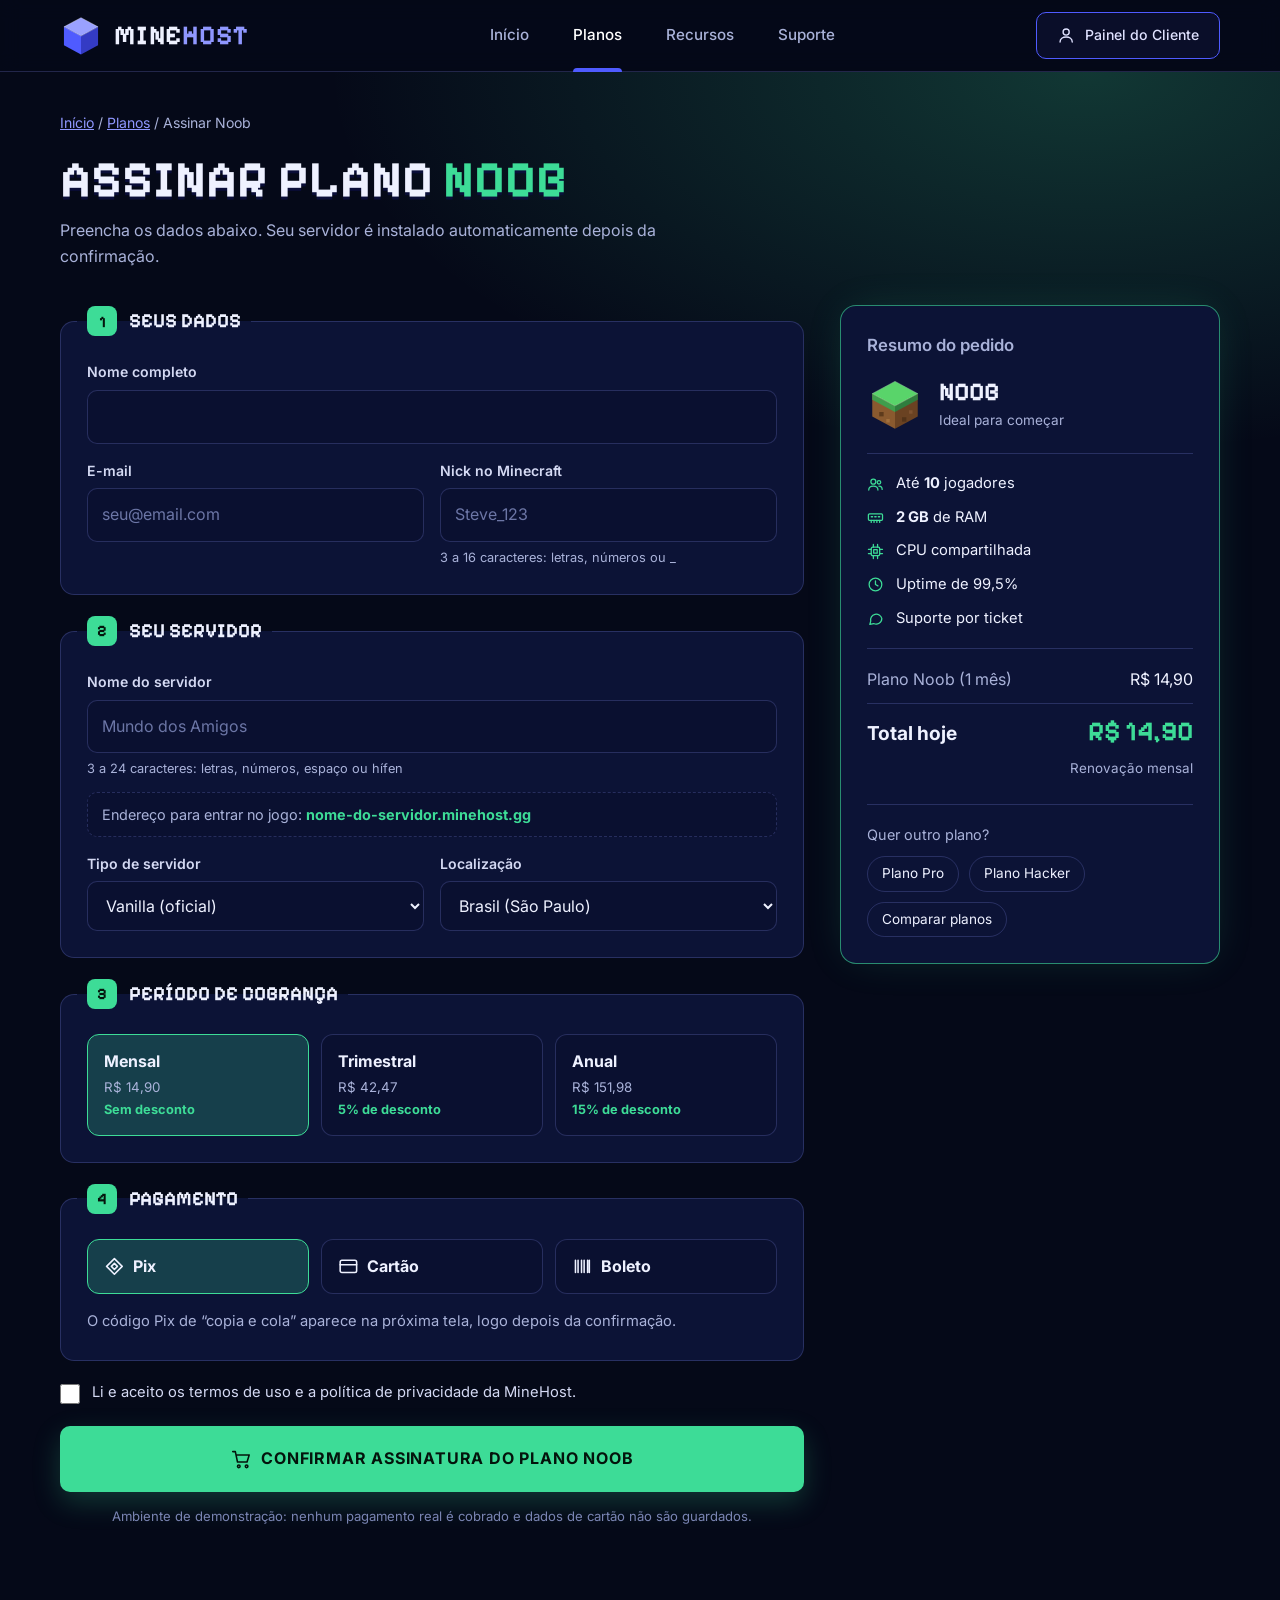
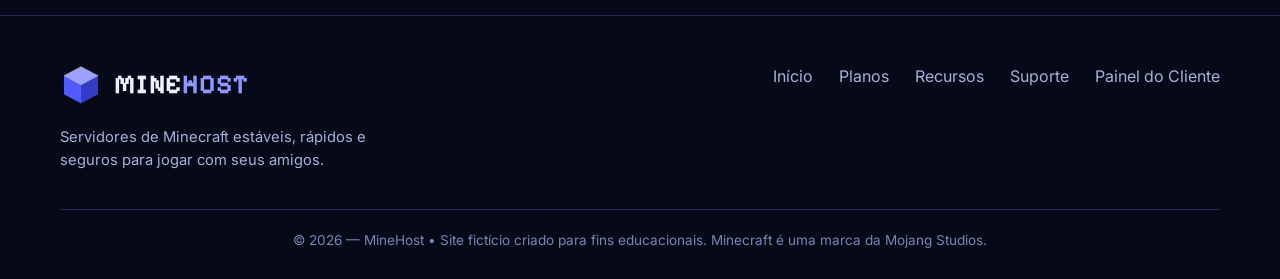
<file: assinar-noob.html>
<!DOCTYPE html>
<!-- Primeira linha obrigatória: informa ao navegador que é HTML5 -->
<html lang="pt-br">
<head>
    <meta charset="UTF-8">
    <meta name="viewport" content="width=device-width, initial-scale=1.0">
    <title>Assinar plano Noob — MineHost</title>
    <meta name="description" content="Assine o plano Noob da MineHost por R$ 14,90/mês e crie seu servidor de Minecraft.">
    <meta name="theme-color" content="#050918">
    <link rel="icon" type="image/svg+xml" href="img/favicon.svg">
    <!-- Fontes do Google: Pixelify Sans (títulos em estilo pixel) e Inter (textos) -->
    <link rel="preconnect" href="https://fonts.googleapis.com">
    <link rel="preconnect" href="https://fonts.gstatic.com" crossorigin>
    <link href="https://fonts.googleapis.com/css2?family=Inter:wght@400;500;600;700&family=Pixelify+Sans:wght@500;700&display=swap" rel="stylesheet">
    <!-- AQUI o HTML aponta para o arquivo de estilo separado -->
    <link rel="stylesheet" href="estilo.css">
    <script src="script.js" defer></script>
</head>

<body class="plano-noob">
    <svg id="sprite-icones" width="0" height="0" style="position:absolute" aria-hidden="true" focusable="false"><symbol id="i-bolt" viewBox="0 0 24 24"><path d="M13 2 4 14h7l-1 8 9-12h-7z"/></symbol><symbol id="i-shield" viewBox="0 0 24 24"><path d="M12 3 4 6v6c0 4.5 3.2 7.8 8 9 4.8-1.2 8-4.5 8-9V6z"/><path d="m9 12 2 2 4-4"/></symbol><symbol id="i-headset" viewBox="0 0 24 24"><path d="M4 14v-2a8 8 0 0 1 16 0v2"/><rect x="3" y="14" width="4" height="6" rx="1.5"/><rect x="17" y="14" width="4" height="6" rx="1.5"/><path d="M19 20c0 1.5-2 2-5 2"/></symbol><symbol id="i-server" viewBox="0 0 24 24"><rect x="3" y="4" width="18" height="7" rx="2"/><rect x="3" y="13" width="18" height="7" rx="2"/><path d="M7 7.5h.01M7 16.5h.01"/></symbol><symbol id="i-user" viewBox="0 0 24 24"><circle cx="12" cy="8" r="4"/><path d="M4 21c0-4 3.6-6.5 8-6.5s8 2.5 8 6.5"/></symbol><symbol id="i-users" viewBox="0 0 24 24"><circle cx="9" cy="8" r="3.5"/><path d="M2.5 20c0-3.5 3-5.5 6.5-5.5s6.5 2 6.5 5.5"/><circle cx="17" cy="9" r="2.5"/><path d="M17 14.5c2.5 0 4.5 1.5 4.5 4.5"/></symbol><symbol id="i-ram" viewBox="0 0 24 24"><rect x="2" y="7" width="20" height="9" rx="1.5"/><path d="M6 16v3M10 16v3M14 16v3M18 16v3M6 11h2M11 11h2M16 11h2"/></symbol><symbol id="i-cpu" viewBox="0 0 24 24"><rect x="6" y="6" width="12" height="12" rx="2"/><rect x="9.5" y="9.5" width="5" height="5"/><path d="M9 2v4M15 2v4M9 18v4M15 18v4M2 9h4M2 15h4M18 9h4M18 15h4"/></symbol><symbol id="i-clock" viewBox="0 0 24 24"><circle cx="12" cy="12" r="9"/><path d="M12 7v5l3.5 2"/></symbol><symbol id="i-chat" viewBox="0 0 24 24"><path d="M21 12a8 8 0 0 1-11.5 7.2L4 20.5l1.3-4.7A8 8 0 1 1 21 12z"/></symbol><symbol id="i-puzzle" viewBox="0 0 24 24"><path d="M10 4a2 2 0 1 1 4 0v2h4v4h-2a2 2 0 1 0 0 4h2v4h-4v-2a2 2 0 1 0-4 0v2H6v-4h2a2 2 0 1 0 0-4H6V6h4z"/></symbol><symbol id="i-box" viewBox="0 0 24 24"><rect x="3" y="8" width="18" height="12" rx="2"/><path d="M3 12h18M8 8V5h8v3"/></symbol><symbol id="i-cart" viewBox="0 0 24 24"><circle cx="9" cy="20" r="1.5"/><circle cx="18" cy="20" r="1.5"/><path d="M2 3h3l2.5 12h11L21 7H6"/></symbol><symbol id="i-crown" viewBox="0 0 24 24"><path d="M3 8l4.5 4L12 5l4.5 7L21 8l-2 11H5z"/></symbol><symbol id="i-cube" viewBox="0 0 24 24"><path d="M12 2.5 21 7.5v9L12 21.5 3 16.5v-9z"/><path d="M12 12.5 3 7.5M12 12.5 21 7.5M12 12.5v9"/></symbol><symbol id="i-play" viewBox="0 0 24 24"><path d="M7 4.5v15l12-7.5z" fill="currentColor"/></symbol><symbol id="i-check" viewBox="0 0 24 24"><path d="m5 12.5 4.5 4.5L19 7.5"/></symbol><symbol id="i-arrow" viewBox="0 0 24 24"><path d="M4 12h16M14 6l6 6-6 6"/></symbol><symbol id="i-menu" viewBox="0 0 24 24"><path d="M4 7h16M4 12h16M4 17h16"/></symbol><symbol id="i-close" viewBox="0 0 24 24"><path d="M6 6l12 12M18 6 6 18"/></symbol><symbol id="i-card" viewBox="0 0 24 24"><rect x="2.5" y="5" width="19" height="14" rx="2"/><path d="M2.5 10h19"/></symbol><symbol id="i-pix" viewBox="0 0 24 24"><path d="M12 3l9 9-9 9-9-9z"/><path d="M8.5 12 12 8.5 15.5 12 12 15.5z"/></symbol><symbol id="i-barcode" viewBox="0 0 24 24"><path d="M4 5v14M7 5v14M11 5v14M14 5v14M18 5v14M20 5v14"/></symbol>
    <symbol id="cubo-noob" viewBox="0 0 64 64">
      <polygon points="32,5 58,19 32,33 6,19" fill="#59d46a"/>
      <polygon points="6,19 32,33 32,59 6,45" fill="#8a5a2f"/>
      <polygon points="58,19 32,33 32,59 58,45" fill="#6a4222"/>
      <polygon points="6,19 32,33 32,40 6,26" fill="#3f9d4c"/>
      <polygon points="58,19 32,33 32,40 58,26" fill="#2f7d3e"/>
      <polygon points="32,5 58,19 32,33 6,19" fill="none" stroke="#a6f0b0" stroke-opacity=".5"/>
      <rect x="14" y="40" width="5" height="5" fill="#5e3b1c"/><rect x="22" y="48" width="4" height="4" fill="#a3703d"/>
      <rect x="40" y="46" width="5" height="5" fill="#523319"/><rect x="48" y="38" width="4" height="4" fill="#7e5230"/>
    </symbol>
    <symbol id="cubo-pro" viewBox="0 0 64 64">
      <polygon points="32,5 58,19 32,33 6,19" fill="#7ff3ea"/>
      <polygon points="6,19 32,33 32,59 6,45" fill="#1fb6c9"/>
      <polygon points="58,19 32,33 32,59 58,45" fill="#1590a8"/>
      <polygon points="32,5 58,19 32,33 6,19" fill="none" stroke="#e8fffd" stroke-opacity=".7"/>
      <polygon points="14,40 22,44 22,50 14,46" fill="#a6fff7" fill-opacity=".55"/>
      <polygon points="42,44 50,40 50,46 42,50" fill="#0e6f86" fill-opacity=".6"/>
      <polygon points="30,13 40,19 34,22 24,16" fill="#fff" fill-opacity=".45"/>
    </symbol>
    <symbol id="cubo-hacker" viewBox="0 0 64 64">
      <polygon points="32,5 58,19 32,33 6,19" fill="#3a1d6e"/>
      <polygon points="6,19 32,33 32,59 6,45" fill="#25104a"/>
      <polygon points="58,19 32,33 32,59 58,45" fill="#170a30"/>
      <polygon points="32,5 58,19 32,33 6,19" fill="none" stroke="#a77bff" stroke-opacity=".6"/>
      <rect x="16" y="38" width="4" height="4" fill="#a77bff"/><rect x="24" y="48" width="3" height="3" fill="#7c4dff"/>
      <rect x="42" y="42" width="4" height="4" fill="#a77bff"/><rect x="48" y="50" width="3" height="3" fill="#7c4dff"/>
      <rect x="28" y="12" width="4" height="3" fill="#c3a4ff"/><rect x="40" y="18" width="3" height="3" fill="#7c4dff"/>
    </symbol>
    <symbol id="logo-cubo" viewBox="0 0 64 64">
      <polygon points="32,4 58,18 32,32 6,18" fill="#9aa1ff"/>
      <polygon points="6,18 32,32 32,60 6,46" fill="#4f5bff"/>
      <polygon points="58,18 32,32 32,60 58,46" fill="#343bc4"/>
      <polygon points="32,4 58,18 32,32 6,18" fill="none" stroke="#fff" stroke-opacity=".5"/>
    </symbol></svg>
    <a class="pular-conteudo" href="#conteudo">Pular para o conteúdo</a>

    <!-- ============ TOPO: logo + menu ============ -->
    <header class="topo">
        <div class="conteiner topo-interno">
            <a class="logo" href="index.html" aria-label="MineHost — página inicial">
                <svg viewBox="0 0 64 64" aria-hidden="true"><use href="#logo-cubo"/></svg>
                <div>MINE<span>HOST</span></div>
            </a>
            <button class="menu-toggle" type="button" aria-expanded="false" aria-controls="menu" aria-label="Abrir menu">
                <svg class="icone icone-menu" aria-hidden="true"><use href="#i-menu"/></svg><svg class="icone icone-fechar" aria-hidden="true"><use href="#i-close"/></svg>
            </button>
            <div class="menu" id="menu">
                <nav aria-label="Principal">
                    <a href="index.html">Início</a>
                    <a href="planos.html" class="ativo" aria-current="page">Planos</a>
                    <a href="index.html#recursos">Recursos</a>
                    <a href="index.html#suporte">Suporte</a>
                </nav>
                <a class="botao botao-painel" href="painel.html"><svg class="icone" aria-hidden="true"><use href="#i-user"/></svg> Painel do Cliente</a>
            </div>
        </div>
    </header>

    <main id="conteudo">
    <div class="checkout-pagina">
        <div class="conteiner">
            <nav class="migalhas" aria-label="Você está em">
                <a href="index.html">Início</a> / <a href="planos.html">Planos</a> / <span aria-current="page">Assinar Noob</span>
            </nav>

            <h1 class="titulo-checkout">Assinar plano <span class="nome-plano">Noob</span></h1>
            <p class="subtitulo">Preencha os dados abaixo. Seu servidor é instalado automaticamente depois da confirmação.</p>

            <div class="checkout">
                <!-- FORMULÁRIO: o botão "Confirmar assinatura" fica no final dele -->
                <form class="formulario" id="form-assinatura" data-plano="noob" data-nome="Noob" data-preco="14.90">

                    <fieldset>
                        <legend>Seus dados</legend>
                        <div class="campo">
                            <label for="nome">Nome completo</label>
                            <input type="text" id="nome" name="nome" autocomplete="name" minlength="3" required>
                        </div>
                        <div class="linha-dupla">
                            <div class="campo">
                                <label for="email">E-mail</label>
                                <input type="email" id="email" name="email" autocomplete="email" placeholder="seu@email.com" required>
                            </div>
                            <div class="campo">
                                <label for="nick">Nick no Minecraft</label>
                                <input type="text" id="nick" name="nick" pattern="[A-Za-z0-9_]{3,16}" placeholder="Steve_123" required>
                                <small>3 a 16 caracteres: letras, números ou _</small>
                            </div>
                        </div>
                    </fieldset>

                    <fieldset>
                        <legend>Seu servidor</legend>
                        <div class="campo">
                            <label for="servidor">Nome do servidor</label>
                            <input type="text" id="servidor" name="servidor" pattern="[A-Za-z0-9À-ÿ \-]{3,24}" placeholder="Mundo dos Amigos" required>
                            <small>3 a 24 caracteres: letras, números, espaço ou hífen</small>
                        </div>
                        <p class="endereco-previa">Endereço para entrar no jogo: <strong id="previa-endereco">nome-do-servidor.minehost.gg</strong></p>
                        <div class="linha-dupla">
                            <div class="campo">
                                <label for="tipo">Tipo de servidor</label>
                                <select id="tipo" name="tipo" required>
                            <option>Vanilla (oficial)</option>
                                </select>
                            </div>
                            <div class="campo">
                                <label for="regiao">Localização</label>
                                <select id="regiao" name="regiao" required>
                                    <option>Brasil (São Paulo)</option>
                                    <option>EUA (Miami)</option>
                                </select>
                            </div>
                        </div>
                    </fieldset>

                    <fieldset>
                        <legend>Período de cobrança</legend>
                        <div class="opcoes tres">
                    <label class="opcao">
                        <input type="radio" name="ciclo" value="1" data-desconto="0" checked>
                        <span class="opcao-corpo">
                            <strong>Mensal</strong>
                            <small data-valor-opcao></small>
                            <span class="desc">Sem desconto</span>
                        </span>
                    </label>
                    <label class="opcao">
                        <input type="radio" name="ciclo" value="3" data-desconto="0.05">
                        <span class="opcao-corpo">
                            <strong>Trimestral</strong>
                            <small data-valor-opcao></small>
                            <span class="desc">5% de desconto</span>
                        </span>
                    </label>
                    <label class="opcao">
                        <input type="radio" name="ciclo" value="12" data-desconto="0.15">
                        <span class="opcao-corpo">
                            <strong>Anual</strong>
                            <small data-valor-opcao></small>
                            <span class="desc">15% de desconto</span>
                        </span>
                    </label>
                        </div>
                    </fieldset>

                    <fieldset>
                        <legend>Pagamento</legend>
                        <div class="opcoes tres">
                    <label class="opcao">
                        <input type="radio" name="pagamento" value="pix" checked>
                        <span class="opcao-corpo"><strong><svg class="icone" aria-hidden="true"><use href="#i-pix"/></svg> Pix</strong></span>
                    </label>
                    <label class="opcao">
                        <input type="radio" name="pagamento" value="cartao">
                        <span class="opcao-corpo"><strong><svg class="icone" aria-hidden="true"><use href="#i-card"/></svg> Cartão</strong></span>
                    </label>
                    <label class="opcao">
                        <input type="radio" name="pagamento" value="boleto">
                        <span class="opcao-corpo"><strong><svg class="icone" aria-hidden="true"><use href="#i-barcode"/></svg> Boleto</strong></span>
                    </label>
                        </div>

                        <div class="pagamento-painel" id="pag-pix">
                            <p>O código Pix de “copia e cola” aparece na próxima tela, logo depois da confirmação.</p>
                        </div>

                        <div class="pagamento-painel" id="pag-cartao" hidden>
                            <div class="campo">
                                <label for="cartao-nome">Nome impresso no cartão</label>
                                <input type="text" id="cartao-nome" name="cartao-nome" autocomplete="cc-name" required>
                            </div>
                            <div class="linha-tripla">
                                <div class="campo">
                                    <label for="cartao-numero">Número do cartão</label>
                                    <input type="text" id="cartao-numero" name="cartao-numero" inputmode="numeric" autocomplete="cc-number" placeholder="0000 0000 0000 0000" pattern="[0-9 ]{19}" title="16 números" required>
                                </div>
                                <div class="campo">
                                    <label for="cartao-validade">Validade</label>
                                    <input type="text" id="cartao-validade" name="cartao-validade" inputmode="numeric" autocomplete="cc-exp" placeholder="MM/AA" pattern="(0[1-9]|1[0-2])/[0-9]{2}" title="Use o formato MM/AA" required>
                                </div>
                                <div class="campo">
                                    <label for="cartao-cvv">CVV</label>
                                    <input type="text" id="cartao-cvv" name="cartao-cvv" inputmode="numeric" autocomplete="cc-csc" placeholder="123" pattern="[0-9]{3,4}" title="3 ou 4 números" required>
                                </div>
                            </div>
                        </div>

                        <div class="pagamento-painel" id="pag-boleto" hidden>
                            <p>As instruções do boleto bancário são enviadas para o seu e-mail. O servidor é ativado após a compensação.</p>
                        </div>
                    </fieldset>

                    <label class="termos">
                        <input type="checkbox" name="termos" required>
                        <span>Li e aceito os termos de uso e a política de privacidade da MineHost.</span>
                    </label>

                    <!-- BOTÃO DE ASSINATURA: valida o formulário e leva para a página de confirmação -->
                    <button class="botao botao-cheio botao-grande" type="submit"><svg class="icone" aria-hidden="true"><use href="#i-cart"/></svg> Confirmar assinatura do plano Noob</button>
                    <p class="aviso-demo">Ambiente de demonstração: nenhum pagamento real é cobrado e dados de cartão não são guardados.</p>
                </form>

                <!-- RESUMO: os valores mudam conforme o período escolhido -->
                <aside class="resumo" aria-labelledby="titulo-resumo">
                    <h2 id="titulo-resumo">Resumo do pedido</h2>
                    <div class="resumo-plano">
                        <svg class="cubo" viewBox="0 0 64 64" aria-hidden="true"><use href="#cubo-noob"/></svg>
                        <div>
                            <strong>Noob</strong>
                            <span>Ideal para começar</span>
                        </div>
                    </div>
                    <ul class="resumo-lista">
                    <li><svg class="icone" aria-hidden="true"><use href="#i-users"/></svg><span>Até <strong>10</strong> jogadores</span></li>
                    <li><svg class="icone" aria-hidden="true"><use href="#i-ram"/></svg><span><strong>2 GB</strong> de RAM</span></li>
                    <li><svg class="icone" aria-hidden="true"><use href="#i-cpu"/></svg><span>CPU compartilhada</span></li>
                    <li><svg class="icone" aria-hidden="true"><use href="#i-clock"/></svg><span>Uptime de 99,5%</span></li>
                    <li><svg class="icone" aria-hidden="true"><use href="#i-chat"/></svg><span>Suporte por ticket</span></li>
                    </ul>
                    <dl class="resumo-valores">
                        <div><dt>Plano Noob (<span id="resumo-ciclo">1 mês</span>)</dt><dd id="resumo-bruto">R$ 14,90</dd></div>
                        <div id="linha-desconto" hidden><dt>Desconto</dt><dd id="resumo-desconto"></dd></div>
                        <div class="total"><dt>Total hoje</dt><dd id="resumo-total">R$ 14,90</dd></div>
                    </dl>
                    <p class="resumo-eq" id="resumo-eq">Renovação mensal</p>

                    <div class="trocar-plano">
                        <p>Quer outro plano?</p>
                        <div class="links"><a href="assinar-pro.html">Plano Pro</a><a href="assinar-hacker.html">Plano Hacker</a><a href="planos.html">Comparar planos</a></div>
                    </div>
                </aside>
            </div>
        </div>
    </div>
    </main>

    <!-- ============ RODAPÉ ============ -->
    <footer class="rodape">
        <div class="conteiner">
            <div class="rodape-grade">
                <div>
                    <a class="logo" href="index.html" aria-label="MineHost — página inicial">
                        <svg viewBox="0 0 64 64" aria-hidden="true"><use href="#logo-cubo"/></svg>
                        <div>MINE<span>HOST</span></div>
                    </a>
                    <p class="sobre">Servidores de Minecraft estáveis, rápidos e seguros para jogar com seus amigos.</p>
                </div>
                <nav aria-label="Rodapé">
                    <a href="index.html">Início</a>
                    <a href="planos.html">Planos</a>
                    <a href="index.html#recursos">Recursos</a>
                    <a href="index.html#suporte">Suporte</a>
                    <a href="painel.html">Painel do Cliente</a>
                </nav>
            </div>
            <p class="direitos">© 2026 — MineHost • Site fictício criado para fins educacionais. Minecraft é uma marca da Mojang Studios.</p>
        </div>
    </footer>
</body>
</html>
</file>
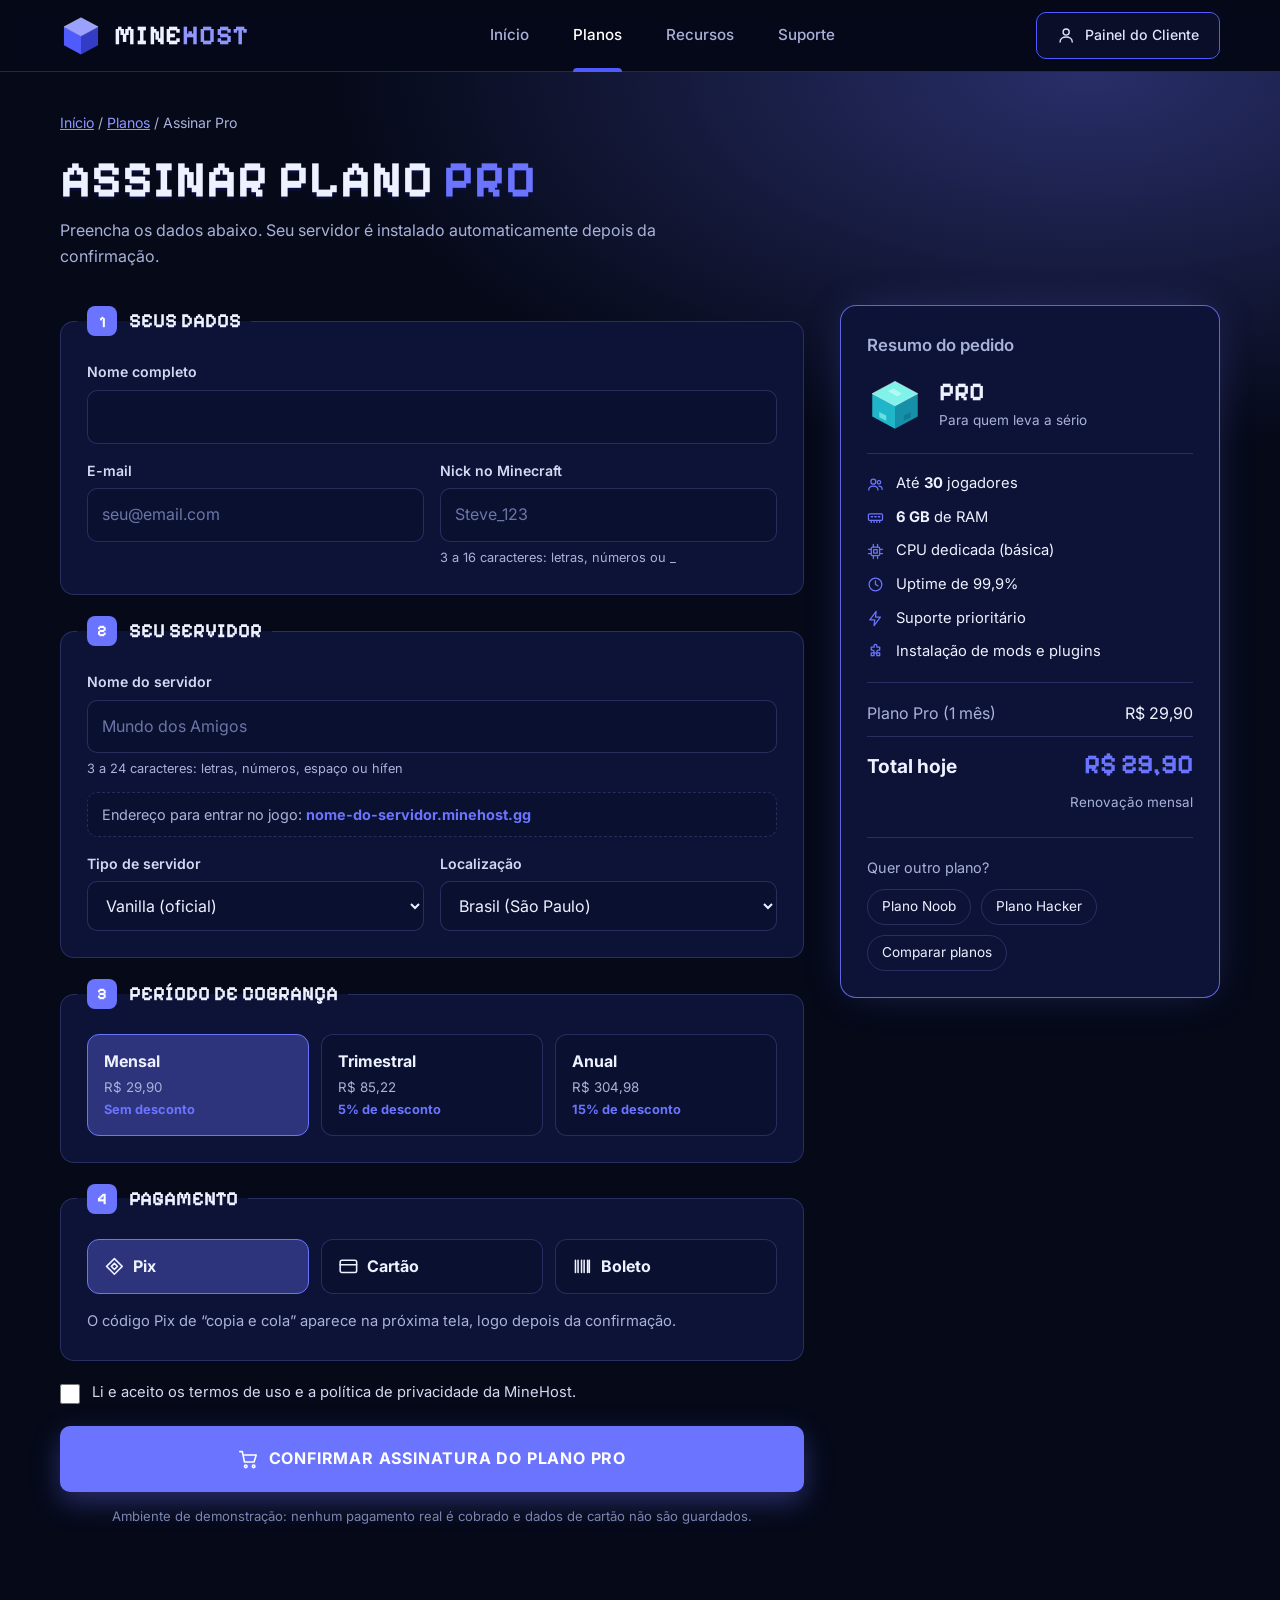
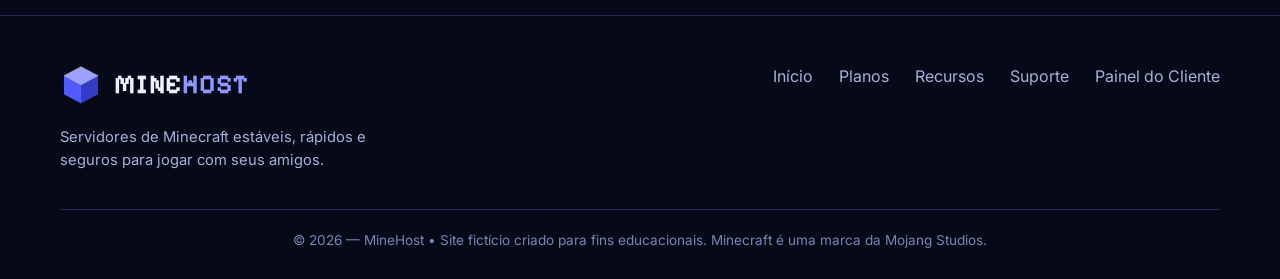
<file: assinar-pro.html>
<!DOCTYPE html>
<!-- Primeira linha obrigatória: informa ao navegador que é HTML5 -->
<html lang="pt-br">
<head>
    <meta charset="UTF-8">
    <meta name="viewport" content="width=device-width, initial-scale=1.0">
    <title>Assinar plano Pro — MineHost</title>
    <meta name="description" content="Assine o plano Pro da MineHost por R$ 29,90/mês e crie seu servidor de Minecraft.">
    <meta name="theme-color" content="#050918">
    <link rel="icon" type="image/svg+xml" href="img/favicon.svg">
    <!-- Fontes do Google: Pixelify Sans (títulos em estilo pixel) e Inter (textos) -->
    <link rel="preconnect" href="https://fonts.googleapis.com">
    <link rel="preconnect" href="https://fonts.gstatic.com" crossorigin>
    <link href="https://fonts.googleapis.com/css2?family=Inter:wght@400;500;600;700&family=Pixelify+Sans:wght@500;700&display=swap" rel="stylesheet">
    <!-- AQUI o HTML aponta para o arquivo de estilo separado -->
    <link rel="stylesheet" href="estilo.css">
    <script src="script.js" defer></script>
</head>

<body class="plano-pro">
    <svg id="sprite-icones" width="0" height="0" style="position:absolute" aria-hidden="true" focusable="false"><symbol id="i-bolt" viewBox="0 0 24 24"><path d="M13 2 4 14h7l-1 8 9-12h-7z"/></symbol><symbol id="i-shield" viewBox="0 0 24 24"><path d="M12 3 4 6v6c0 4.5 3.2 7.8 8 9 4.8-1.2 8-4.5 8-9V6z"/><path d="m9 12 2 2 4-4"/></symbol><symbol id="i-headset" viewBox="0 0 24 24"><path d="M4 14v-2a8 8 0 0 1 16 0v2"/><rect x="3" y="14" width="4" height="6" rx="1.5"/><rect x="17" y="14" width="4" height="6" rx="1.5"/><path d="M19 20c0 1.5-2 2-5 2"/></symbol><symbol id="i-server" viewBox="0 0 24 24"><rect x="3" y="4" width="18" height="7" rx="2"/><rect x="3" y="13" width="18" height="7" rx="2"/><path d="M7 7.5h.01M7 16.5h.01"/></symbol><symbol id="i-user" viewBox="0 0 24 24"><circle cx="12" cy="8" r="4"/><path d="M4 21c0-4 3.6-6.5 8-6.5s8 2.5 8 6.5"/></symbol><symbol id="i-users" viewBox="0 0 24 24"><circle cx="9" cy="8" r="3.5"/><path d="M2.5 20c0-3.5 3-5.5 6.5-5.5s6.5 2 6.5 5.5"/><circle cx="17" cy="9" r="2.5"/><path d="M17 14.5c2.5 0 4.5 1.5 4.5 4.5"/></symbol><symbol id="i-ram" viewBox="0 0 24 24"><rect x="2" y="7" width="20" height="9" rx="1.5"/><path d="M6 16v3M10 16v3M14 16v3M18 16v3M6 11h2M11 11h2M16 11h2"/></symbol><symbol id="i-cpu" viewBox="0 0 24 24"><rect x="6" y="6" width="12" height="12" rx="2"/><rect x="9.5" y="9.5" width="5" height="5"/><path d="M9 2v4M15 2v4M9 18v4M15 18v4M2 9h4M2 15h4M18 9h4M18 15h4"/></symbol><symbol id="i-clock" viewBox="0 0 24 24"><circle cx="12" cy="12" r="9"/><path d="M12 7v5l3.5 2"/></symbol><symbol id="i-chat" viewBox="0 0 24 24"><path d="M21 12a8 8 0 0 1-11.5 7.2L4 20.5l1.3-4.7A8 8 0 1 1 21 12z"/></symbol><symbol id="i-puzzle" viewBox="0 0 24 24"><path d="M10 4a2 2 0 1 1 4 0v2h4v4h-2a2 2 0 1 0 0 4h2v4h-4v-2a2 2 0 1 0-4 0v2H6v-4h2a2 2 0 1 0 0-4H6V6h4z"/></symbol><symbol id="i-box" viewBox="0 0 24 24"><rect x="3" y="8" width="18" height="12" rx="2"/><path d="M3 12h18M8 8V5h8v3"/></symbol><symbol id="i-cart" viewBox="0 0 24 24"><circle cx="9" cy="20" r="1.5"/><circle cx="18" cy="20" r="1.5"/><path d="M2 3h3l2.5 12h11L21 7H6"/></symbol><symbol id="i-crown" viewBox="0 0 24 24"><path d="M3 8l4.5 4L12 5l4.5 7L21 8l-2 11H5z"/></symbol><symbol id="i-cube" viewBox="0 0 24 24"><path d="M12 2.5 21 7.5v9L12 21.5 3 16.5v-9z"/><path d="M12 12.5 3 7.5M12 12.5 21 7.5M12 12.5v9"/></symbol><symbol id="i-play" viewBox="0 0 24 24"><path d="M7 4.5v15l12-7.5z" fill="currentColor"/></symbol><symbol id="i-check" viewBox="0 0 24 24"><path d="m5 12.5 4.5 4.5L19 7.5"/></symbol><symbol id="i-arrow" viewBox="0 0 24 24"><path d="M4 12h16M14 6l6 6-6 6"/></symbol><symbol id="i-menu" viewBox="0 0 24 24"><path d="M4 7h16M4 12h16M4 17h16"/></symbol><symbol id="i-close" viewBox="0 0 24 24"><path d="M6 6l12 12M18 6 6 18"/></symbol><symbol id="i-card" viewBox="0 0 24 24"><rect x="2.5" y="5" width="19" height="14" rx="2"/><path d="M2.5 10h19"/></symbol><symbol id="i-pix" viewBox="0 0 24 24"><path d="M12 3l9 9-9 9-9-9z"/><path d="M8.5 12 12 8.5 15.5 12 12 15.5z"/></symbol><symbol id="i-barcode" viewBox="0 0 24 24"><path d="M4 5v14M7 5v14M11 5v14M14 5v14M18 5v14M20 5v14"/></symbol>
    <symbol id="cubo-noob" viewBox="0 0 64 64">
      <polygon points="32,5 58,19 32,33 6,19" fill="#59d46a"/>
      <polygon points="6,19 32,33 32,59 6,45" fill="#8a5a2f"/>
      <polygon points="58,19 32,33 32,59 58,45" fill="#6a4222"/>
      <polygon points="6,19 32,33 32,40 6,26" fill="#3f9d4c"/>
      <polygon points="58,19 32,33 32,40 58,26" fill="#2f7d3e"/>
      <polygon points="32,5 58,19 32,33 6,19" fill="none" stroke="#a6f0b0" stroke-opacity=".5"/>
      <rect x="14" y="40" width="5" height="5" fill="#5e3b1c"/><rect x="22" y="48" width="4" height="4" fill="#a3703d"/>
      <rect x="40" y="46" width="5" height="5" fill="#523319"/><rect x="48" y="38" width="4" height="4" fill="#7e5230"/>
    </symbol>
    <symbol id="cubo-pro" viewBox="0 0 64 64">
      <polygon points="32,5 58,19 32,33 6,19" fill="#7ff3ea"/>
      <polygon points="6,19 32,33 32,59 6,45" fill="#1fb6c9"/>
      <polygon points="58,19 32,33 32,59 58,45" fill="#1590a8"/>
      <polygon points="32,5 58,19 32,33 6,19" fill="none" stroke="#e8fffd" stroke-opacity=".7"/>
      <polygon points="14,40 22,44 22,50 14,46" fill="#a6fff7" fill-opacity=".55"/>
      <polygon points="42,44 50,40 50,46 42,50" fill="#0e6f86" fill-opacity=".6"/>
      <polygon points="30,13 40,19 34,22 24,16" fill="#fff" fill-opacity=".45"/>
    </symbol>
    <symbol id="cubo-hacker" viewBox="0 0 64 64">
      <polygon points="32,5 58,19 32,33 6,19" fill="#3a1d6e"/>
      <polygon points="6,19 32,33 32,59 6,45" fill="#25104a"/>
      <polygon points="58,19 32,33 32,59 58,45" fill="#170a30"/>
      <polygon points="32,5 58,19 32,33 6,19" fill="none" stroke="#a77bff" stroke-opacity=".6"/>
      <rect x="16" y="38" width="4" height="4" fill="#a77bff"/><rect x="24" y="48" width="3" height="3" fill="#7c4dff"/>
      <rect x="42" y="42" width="4" height="4" fill="#a77bff"/><rect x="48" y="50" width="3" height="3" fill="#7c4dff"/>
      <rect x="28" y="12" width="4" height="3" fill="#c3a4ff"/><rect x="40" y="18" width="3" height="3" fill="#7c4dff"/>
    </symbol>
    <symbol id="logo-cubo" viewBox="0 0 64 64">
      <polygon points="32,4 58,18 32,32 6,18" fill="#9aa1ff"/>
      <polygon points="6,18 32,32 32,60 6,46" fill="#4f5bff"/>
      <polygon points="58,18 32,32 32,60 58,46" fill="#343bc4"/>
      <polygon points="32,4 58,18 32,32 6,18" fill="none" stroke="#fff" stroke-opacity=".5"/>
    </symbol></svg>
    <a class="pular-conteudo" href="#conteudo">Pular para o conteúdo</a>

    <!-- ============ TOPO: logo + menu ============ -->
    <header class="topo">
        <div class="conteiner topo-interno">
            <a class="logo" href="index.html" aria-label="MineHost — página inicial">
                <svg viewBox="0 0 64 64" aria-hidden="true"><use href="#logo-cubo"/></svg>
                <div>MINE<span>HOST</span></div>
            </a>
            <button class="menu-toggle" type="button" aria-expanded="false" aria-controls="menu" aria-label="Abrir menu">
                <svg class="icone icone-menu" aria-hidden="true"><use href="#i-menu"/></svg><svg class="icone icone-fechar" aria-hidden="true"><use href="#i-close"/></svg>
            </button>
            <div class="menu" id="menu">
                <nav aria-label="Principal">
                    <a href="index.html">Início</a>
                    <a href="planos.html" class="ativo" aria-current="page">Planos</a>
                    <a href="index.html#recursos">Recursos</a>
                    <a href="index.html#suporte">Suporte</a>
                </nav>
                <a class="botao botao-painel" href="painel.html"><svg class="icone" aria-hidden="true"><use href="#i-user"/></svg> Painel do Cliente</a>
            </div>
        </div>
    </header>

    <main id="conteudo">
    <div class="checkout-pagina">
        <div class="conteiner">
            <nav class="migalhas" aria-label="Você está em">
                <a href="index.html">Início</a> / <a href="planos.html">Planos</a> / <span aria-current="page">Assinar Pro</span>
            </nav>

            <h1 class="titulo-checkout">Assinar plano <span class="nome-plano">Pro</span></h1>
            <p class="subtitulo">Preencha os dados abaixo. Seu servidor é instalado automaticamente depois da confirmação.</p>

            <div class="checkout">
                <!-- FORMULÁRIO: o botão "Confirmar assinatura" fica no final dele -->
                <form class="formulario" id="form-assinatura" data-plano="pro" data-nome="Pro" data-preco="29.90">

                    <fieldset>
                        <legend>Seus dados</legend>
                        <div class="campo">
                            <label for="nome">Nome completo</label>
                            <input type="text" id="nome" name="nome" autocomplete="name" minlength="3" required>
                        </div>
                        <div class="linha-dupla">
                            <div class="campo">
                                <label for="email">E-mail</label>
                                <input type="email" id="email" name="email" autocomplete="email" placeholder="seu@email.com" required>
                            </div>
                            <div class="campo">
                                <label for="nick">Nick no Minecraft</label>
                                <input type="text" id="nick" name="nick" pattern="[A-Za-z0-9_]{3,16}" placeholder="Steve_123" required>
                                <small>3 a 16 caracteres: letras, números ou _</small>
                            </div>
                        </div>
                    </fieldset>

                    <fieldset>
                        <legend>Seu servidor</legend>
                        <div class="campo">
                            <label for="servidor">Nome do servidor</label>
                            <input type="text" id="servidor" name="servidor" pattern="[A-Za-z0-9À-ÿ \-]{3,24}" placeholder="Mundo dos Amigos" required>
                            <small>3 a 24 caracteres: letras, números, espaço ou hífen</small>
                        </div>
                        <p class="endereco-previa">Endereço para entrar no jogo: <strong id="previa-endereco">nome-do-servidor.minehost.gg</strong></p>
                        <div class="linha-dupla">
                            <div class="campo">
                                <label for="tipo">Tipo de servidor</label>
                                <select id="tipo" name="tipo" required>
                            <option>Vanilla (oficial)</option>
                            <option>Paper (plugins)</option>
                            <option>Forge (mods)</option>
                            <option>Fabric (mods)</option>
                                </select>
                            </div>
                            <div class="campo">
                                <label for="regiao">Localização</label>
                                <select id="regiao" name="regiao" required>
                                    <option>Brasil (São Paulo)</option>
                                    <option>EUA (Miami)</option>
                                </select>
                            </div>
                        </div>
                    </fieldset>

                    <fieldset>
                        <legend>Período de cobrança</legend>
                        <div class="opcoes tres">
                    <label class="opcao">
                        <input type="radio" name="ciclo" value="1" data-desconto="0" checked>
                        <span class="opcao-corpo">
                            <strong>Mensal</strong>
                            <small data-valor-opcao></small>
                            <span class="desc">Sem desconto</span>
                        </span>
                    </label>
                    <label class="opcao">
                        <input type="radio" name="ciclo" value="3" data-desconto="0.05">
                        <span class="opcao-corpo">
                            <strong>Trimestral</strong>
                            <small data-valor-opcao></small>
                            <span class="desc">5% de desconto</span>
                        </span>
                    </label>
                    <label class="opcao">
                        <input type="radio" name="ciclo" value="12" data-desconto="0.15">
                        <span class="opcao-corpo">
                            <strong>Anual</strong>
                            <small data-valor-opcao></small>
                            <span class="desc">15% de desconto</span>
                        </span>
                    </label>
                        </div>
                    </fieldset>

                    <fieldset>
                        <legend>Pagamento</legend>
                        <div class="opcoes tres">
                    <label class="opcao">
                        <input type="radio" name="pagamento" value="pix" checked>
                        <span class="opcao-corpo"><strong><svg class="icone" aria-hidden="true"><use href="#i-pix"/></svg> Pix</strong></span>
                    </label>
                    <label class="opcao">
                        <input type="radio" name="pagamento" value="cartao">
                        <span class="opcao-corpo"><strong><svg class="icone" aria-hidden="true"><use href="#i-card"/></svg> Cartão</strong></span>
                    </label>
                    <label class="opcao">
                        <input type="radio" name="pagamento" value="boleto">
                        <span class="opcao-corpo"><strong><svg class="icone" aria-hidden="true"><use href="#i-barcode"/></svg> Boleto</strong></span>
                    </label>
                        </div>

                        <div class="pagamento-painel" id="pag-pix">
                            <p>O código Pix de “copia e cola” aparece na próxima tela, logo depois da confirmação.</p>
                        </div>

                        <div class="pagamento-painel" id="pag-cartao" hidden>
                            <div class="campo">
                                <label for="cartao-nome">Nome impresso no cartão</label>
                                <input type="text" id="cartao-nome" name="cartao-nome" autocomplete="cc-name" required>
                            </div>
                            <div class="linha-tripla">
                                <div class="campo">
                                    <label for="cartao-numero">Número do cartão</label>
                                    <input type="text" id="cartao-numero" name="cartao-numero" inputmode="numeric" autocomplete="cc-number" placeholder="0000 0000 0000 0000" pattern="[0-9 ]{19}" title="16 números" required>
                                </div>
                                <div class="campo">
                                    <label for="cartao-validade">Validade</label>
                                    <input type="text" id="cartao-validade" name="cartao-validade" inputmode="numeric" autocomplete="cc-exp" placeholder="MM/AA" pattern="(0[1-9]|1[0-2])/[0-9]{2}" title="Use o formato MM/AA" required>
                                </div>
                                <div class="campo">
                                    <label for="cartao-cvv">CVV</label>
                                    <input type="text" id="cartao-cvv" name="cartao-cvv" inputmode="numeric" autocomplete="cc-csc" placeholder="123" pattern="[0-9]{3,4}" title="3 ou 4 números" required>
                                </div>
                            </div>
                        </div>

                        <div class="pagamento-painel" id="pag-boleto" hidden>
                            <p>As instruções do boleto bancário são enviadas para o seu e-mail. O servidor é ativado após a compensação.</p>
                        </div>
                    </fieldset>

                    <label class="termos">
                        <input type="checkbox" name="termos" required>
                        <span>Li e aceito os termos de uso e a política de privacidade da MineHost.</span>
                    </label>

                    <!-- BOTÃO DE ASSINATURA: valida o formulário e leva para a página de confirmação -->
                    <button class="botao botao-cheio botao-grande" type="submit"><svg class="icone" aria-hidden="true"><use href="#i-cart"/></svg> Confirmar assinatura do plano Pro</button>
                    <p class="aviso-demo">Ambiente de demonstração: nenhum pagamento real é cobrado e dados de cartão não são guardados.</p>
                </form>

                <!-- RESUMO: os valores mudam conforme o período escolhido -->
                <aside class="resumo" aria-labelledby="titulo-resumo">
                    <h2 id="titulo-resumo">Resumo do pedido</h2>
                    <div class="resumo-plano">
                        <svg class="cubo" viewBox="0 0 64 64" aria-hidden="true"><use href="#cubo-pro"/></svg>
                        <div>
                            <strong>Pro</strong>
                            <span>Para quem leva a sério</span>
                        </div>
                    </div>
                    <ul class="resumo-lista">
                    <li><svg class="icone" aria-hidden="true"><use href="#i-users"/></svg><span>Até <strong>30</strong> jogadores</span></li>
                    <li><svg class="icone" aria-hidden="true"><use href="#i-ram"/></svg><span><strong>6 GB</strong> de RAM</span></li>
                    <li><svg class="icone" aria-hidden="true"><use href="#i-cpu"/></svg><span>CPU dedicada (básica)</span></li>
                    <li><svg class="icone" aria-hidden="true"><use href="#i-clock"/></svg><span>Uptime de 99,9%</span></li>
                    <li><svg class="icone" aria-hidden="true"><use href="#i-bolt"/></svg><span>Suporte prioritário</span></li>
                    <li><svg class="icone" aria-hidden="true"><use href="#i-puzzle"/></svg><span>Instalação de mods e plugins</span></li>
                    </ul>
                    <dl class="resumo-valores">
                        <div><dt>Plano Pro (<span id="resumo-ciclo">1 mês</span>)</dt><dd id="resumo-bruto">R$ 29,90</dd></div>
                        <div id="linha-desconto" hidden><dt>Desconto</dt><dd id="resumo-desconto"></dd></div>
                        <div class="total"><dt>Total hoje</dt><dd id="resumo-total">R$ 29,90</dd></div>
                    </dl>
                    <p class="resumo-eq" id="resumo-eq">Renovação mensal</p>

                    <div class="trocar-plano">
                        <p>Quer outro plano?</p>
                        <div class="links"><a href="assinar-noob.html">Plano Noob</a><a href="assinar-hacker.html">Plano Hacker</a><a href="planos.html">Comparar planos</a></div>
                    </div>
                </aside>
            </div>
        </div>
    </div>
    </main>

    <!-- ============ RODAPÉ ============ -->
    <footer class="rodape">
        <div class="conteiner">
            <div class="rodape-grade">
                <div>
                    <a class="logo" href="index.html" aria-label="MineHost — página inicial">
                        <svg viewBox="0 0 64 64" aria-hidden="true"><use href="#logo-cubo"/></svg>
                        <div>MINE<span>HOST</span></div>
                    </a>
                    <p class="sobre">Servidores de Minecraft estáveis, rápidos e seguros para jogar com seus amigos.</p>
                </div>
                <nav aria-label="Rodapé">
                    <a href="index.html">Início</a>
                    <a href="planos.html">Planos</a>
                    <a href="index.html#recursos">Recursos</a>
                    <a href="index.html#suporte">Suporte</a>
                    <a href="painel.html">Painel do Cliente</a>
                </nav>
            </div>
            <p class="direitos">© 2026 — MineHost • Site fictício criado para fins educacionais. Minecraft é uma marca da Mojang Studios.</p>
        </div>
    </footer>
</body>
</html>
</file>
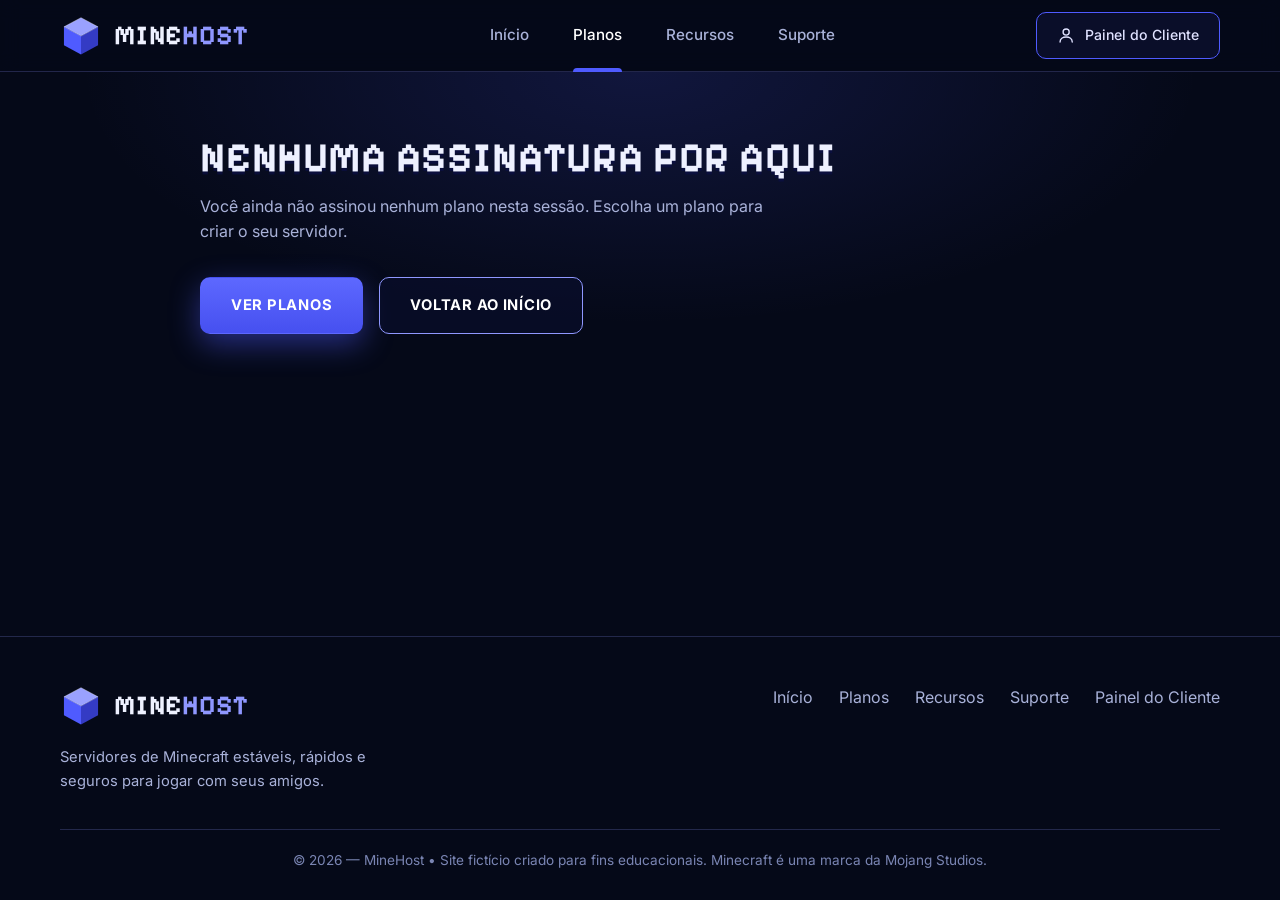
<file: obrigado.html>
<!DOCTYPE html>
<!-- Primeira linha obrigatória: informa ao navegador que é HTML5 -->
<html lang="pt-br">
<head>
    <meta charset="UTF-8">
    <meta name="viewport" content="width=device-width, initial-scale=1.0">
    <title>Assinatura confirmada — MineHost</title>
    <meta name="description" content="Sua assinatura MineHost foi confirmada.">
    <meta name="theme-color" content="#050918">
    <link rel="icon" type="image/svg+xml" href="img/favicon.svg">
    <!-- Fontes do Google: Pixelify Sans (títulos em estilo pixel) e Inter (textos) -->
    <link rel="preconnect" href="https://fonts.googleapis.com">
    <link rel="preconnect" href="https://fonts.gstatic.com" crossorigin>
    <link href="https://fonts.googleapis.com/css2?family=Inter:wght@400;500;600;700&family=Pixelify+Sans:wght@500;700&display=swap" rel="stylesheet">
    <!-- AQUI o HTML aponta para o arquivo de estilo separado -->
    <link rel="stylesheet" href="estilo.css">
    <script src="script.js" defer></script>
</head>

<body>
    <svg id="sprite-icones" width="0" height="0" style="position:absolute" aria-hidden="true" focusable="false"><symbol id="i-bolt" viewBox="0 0 24 24"><path d="M13 2 4 14h7l-1 8 9-12h-7z"/></symbol><symbol id="i-shield" viewBox="0 0 24 24"><path d="M12 3 4 6v6c0 4.5 3.2 7.8 8 9 4.8-1.2 8-4.5 8-9V6z"/><path d="m9 12 2 2 4-4"/></symbol><symbol id="i-headset" viewBox="0 0 24 24"><path d="M4 14v-2a8 8 0 0 1 16 0v2"/><rect x="3" y="14" width="4" height="6" rx="1.5"/><rect x="17" y="14" width="4" height="6" rx="1.5"/><path d="M19 20c0 1.5-2 2-5 2"/></symbol><symbol id="i-server" viewBox="0 0 24 24"><rect x="3" y="4" width="18" height="7" rx="2"/><rect x="3" y="13" width="18" height="7" rx="2"/><path d="M7 7.5h.01M7 16.5h.01"/></symbol><symbol id="i-user" viewBox="0 0 24 24"><circle cx="12" cy="8" r="4"/><path d="M4 21c0-4 3.6-6.5 8-6.5s8 2.5 8 6.5"/></symbol><symbol id="i-users" viewBox="0 0 24 24"><circle cx="9" cy="8" r="3.5"/><path d="M2.5 20c0-3.5 3-5.5 6.5-5.5s6.5 2 6.5 5.5"/><circle cx="17" cy="9" r="2.5"/><path d="M17 14.5c2.5 0 4.5 1.5 4.5 4.5"/></symbol><symbol id="i-ram" viewBox="0 0 24 24"><rect x="2" y="7" width="20" height="9" rx="1.5"/><path d="M6 16v3M10 16v3M14 16v3M18 16v3M6 11h2M11 11h2M16 11h2"/></symbol><symbol id="i-cpu" viewBox="0 0 24 24"><rect x="6" y="6" width="12" height="12" rx="2"/><rect x="9.5" y="9.5" width="5" height="5"/><path d="M9 2v4M15 2v4M9 18v4M15 18v4M2 9h4M2 15h4M18 9h4M18 15h4"/></symbol><symbol id="i-clock" viewBox="0 0 24 24"><circle cx="12" cy="12" r="9"/><path d="M12 7v5l3.5 2"/></symbol><symbol id="i-chat" viewBox="0 0 24 24"><path d="M21 12a8 8 0 0 1-11.5 7.2L4 20.5l1.3-4.7A8 8 0 1 1 21 12z"/></symbol><symbol id="i-puzzle" viewBox="0 0 24 24"><path d="M10 4a2 2 0 1 1 4 0v2h4v4h-2a2 2 0 1 0 0 4h2v4h-4v-2a2 2 0 1 0-4 0v2H6v-4h2a2 2 0 1 0 0-4H6V6h4z"/></symbol><symbol id="i-box" viewBox="0 0 24 24"><rect x="3" y="8" width="18" height="12" rx="2"/><path d="M3 12h18M8 8V5h8v3"/></symbol><symbol id="i-cart" viewBox="0 0 24 24"><circle cx="9" cy="20" r="1.5"/><circle cx="18" cy="20" r="1.5"/><path d="M2 3h3l2.5 12h11L21 7H6"/></symbol><symbol id="i-crown" viewBox="0 0 24 24"><path d="M3 8l4.5 4L12 5l4.5 7L21 8l-2 11H5z"/></symbol><symbol id="i-cube" viewBox="0 0 24 24"><path d="M12 2.5 21 7.5v9L12 21.5 3 16.5v-9z"/><path d="M12 12.5 3 7.5M12 12.5 21 7.5M12 12.5v9"/></symbol><symbol id="i-play" viewBox="0 0 24 24"><path d="M7 4.5v15l12-7.5z" fill="currentColor"/></symbol><symbol id="i-check" viewBox="0 0 24 24"><path d="m5 12.5 4.5 4.5L19 7.5"/></symbol><symbol id="i-arrow" viewBox="0 0 24 24"><path d="M4 12h16M14 6l6 6-6 6"/></symbol><symbol id="i-menu" viewBox="0 0 24 24"><path d="M4 7h16M4 12h16M4 17h16"/></symbol><symbol id="i-close" viewBox="0 0 24 24"><path d="M6 6l12 12M18 6 6 18"/></symbol><symbol id="i-card" viewBox="0 0 24 24"><rect x="2.5" y="5" width="19" height="14" rx="2"/><path d="M2.5 10h19"/></symbol><symbol id="i-pix" viewBox="0 0 24 24"><path d="M12 3l9 9-9 9-9-9z"/><path d="M8.5 12 12 8.5 15.5 12 12 15.5z"/></symbol><symbol id="i-barcode" viewBox="0 0 24 24"><path d="M4 5v14M7 5v14M11 5v14M14 5v14M18 5v14M20 5v14"/></symbol>
    <symbol id="cubo-noob" viewBox="0 0 64 64">
      <polygon points="32,5 58,19 32,33 6,19" fill="#59d46a"/>
      <polygon points="6,19 32,33 32,59 6,45" fill="#8a5a2f"/>
      <polygon points="58,19 32,33 32,59 58,45" fill="#6a4222"/>
      <polygon points="6,19 32,33 32,40 6,26" fill="#3f9d4c"/>
      <polygon points="58,19 32,33 32,40 58,26" fill="#2f7d3e"/>
      <polygon points="32,5 58,19 32,33 6,19" fill="none" stroke="#a6f0b0" stroke-opacity=".5"/>
      <rect x="14" y="40" width="5" height="5" fill="#5e3b1c"/><rect x="22" y="48" width="4" height="4" fill="#a3703d"/>
      <rect x="40" y="46" width="5" height="5" fill="#523319"/><rect x="48" y="38" width="4" height="4" fill="#7e5230"/>
    </symbol>
    <symbol id="cubo-pro" viewBox="0 0 64 64">
      <polygon points="32,5 58,19 32,33 6,19" fill="#7ff3ea"/>
      <polygon points="6,19 32,33 32,59 6,45" fill="#1fb6c9"/>
      <polygon points="58,19 32,33 32,59 58,45" fill="#1590a8"/>
      <polygon points="32,5 58,19 32,33 6,19" fill="none" stroke="#e8fffd" stroke-opacity=".7"/>
      <polygon points="14,40 22,44 22,50 14,46" fill="#a6fff7" fill-opacity=".55"/>
      <polygon points="42,44 50,40 50,46 42,50" fill="#0e6f86" fill-opacity=".6"/>
      <polygon points="30,13 40,19 34,22 24,16" fill="#fff" fill-opacity=".45"/>
    </symbol>
    <symbol id="cubo-hacker" viewBox="0 0 64 64">
      <polygon points="32,5 58,19 32,33 6,19" fill="#3a1d6e"/>
      <polygon points="6,19 32,33 32,59 6,45" fill="#25104a"/>
      <polygon points="58,19 32,33 32,59 58,45" fill="#170a30"/>
      <polygon points="32,5 58,19 32,33 6,19" fill="none" stroke="#a77bff" stroke-opacity=".6"/>
      <rect x="16" y="38" width="4" height="4" fill="#a77bff"/><rect x="24" y="48" width="3" height="3" fill="#7c4dff"/>
      <rect x="42" y="42" width="4" height="4" fill="#a77bff"/><rect x="48" y="50" width="3" height="3" fill="#7c4dff"/>
      <rect x="28" y="12" width="4" height="3" fill="#c3a4ff"/><rect x="40" y="18" width="3" height="3" fill="#7c4dff"/>
    </symbol>
    <symbol id="logo-cubo" viewBox="0 0 64 64">
      <polygon points="32,4 58,18 32,32 6,18" fill="#9aa1ff"/>
      <polygon points="6,18 32,32 32,60 6,46" fill="#4f5bff"/>
      <polygon points="58,18 32,32 32,60 58,46" fill="#343bc4"/>
      <polygon points="32,4 58,18 32,32 6,18" fill="none" stroke="#fff" stroke-opacity=".5"/>
    </symbol></svg>
    <a class="pular-conteudo" href="#conteudo">Pular para o conteúdo</a>

    <!-- ============ TOPO: logo + menu ============ -->
    <header class="topo">
        <div class="conteiner topo-interno">
            <a class="logo" href="index.html" aria-label="MineHost — página inicial">
                <svg viewBox="0 0 64 64" aria-hidden="true"><use href="#logo-cubo"/></svg>
                <div>MINE<span>HOST</span></div>
            </a>
            <button class="menu-toggle" type="button" aria-expanded="false" aria-controls="menu" aria-label="Abrir menu">
                <svg class="icone icone-menu" aria-hidden="true"><use href="#i-menu"/></svg><svg class="icone icone-fechar" aria-hidden="true"><use href="#i-close"/></svg>
            </button>
            <div class="menu" id="menu">
                <nav aria-label="Principal">
                    <a href="index.html">Início</a>
                    <a href="planos.html" class="ativo" aria-current="page">Planos</a>
                    <a href="index.html#recursos">Recursos</a>
                    <a href="index.html#suporte">Suporte</a>
                </nav>
                <a class="botao botao-painel" href="painel.html"><svg class="icone" aria-hidden="true"><use href="#i-user"/></svg> Painel do Cliente</a>
            </div>
        </div>
    </header>

    <main id="conteudo">
    <div class="pagina-simples">
        <div class="conteiner">

            <!-- aparece quando existe uma assinatura recém-feita -->
            <div data-estado="com-pedido">
                <div class="selo-sucesso"><svg class="icone" aria-hidden="true"><use href="#i-check"/></svg></div>
                <h1 class="titulo-secao">Assinatura confirmada!</h1>
                <p class="subtitulo">Obrigado, <strong id="nome-cliente"></strong>. Seu servidor já está sendo preparado e os detalhes foram enviados para o seu e-mail.</p>

                <section class="caixa" id="resumo-pedido" aria-labelledby="titulo-pedido">
                    <h2 id="titulo-pedido">Resumo da assinatura</h2>
                    <dl class="dados">
                        <div><dt>Plano</dt><dd data-campo="plano"></dd></div>
                        <div><dt>Nome do servidor</dt><dd data-campo="servidor"></dd></div>
                        <div><dt>Endereço</dt><dd data-campo="endereco"></dd></div>
                        <div><dt>Tipo de servidor</dt><dd data-campo="tipo"></dd></div>
                        <div><dt>Período</dt><dd data-campo="periodo"></dd></div>
                        <div><dt>Total</dt><dd data-campo="total"></dd></div>
                        <div><dt>Pagamento</dt><dd data-campo="pagamento"></dd></div>
                        <div><dt>E-mail</dt><dd data-campo="email"></dd></div>
                        <div><dt>Código do pedido</dt><dd data-campo="codigo"></dd></div>
                    </dl>
                </section>

                <section class="caixa" id="bloco-pix" hidden>
                    <h2>Pague com Pix</h2>
                    <p>Copie o código abaixo e cole no app do seu banco.</p>
                    <p class="codigo" id="codigo-pix"></p>
                    <button class="botao botao-contorno botao-pequeno" type="button" data-copiar="#codigo-pix">Copiar código Pix</button>
                </section>

                <section class="caixa" id="bloco-boleto" hidden>
                    <h2>Boleto bancário</h2>
                    <p>Enviamos o boleto para o seu e-mail. O servidor é ativado assim que o pagamento for compensado.</p>
                </section>

                <section class="caixa" aria-labelledby="titulo-passos">
                    <h2 id="titulo-passos">Próximos passos</h2>
                    <ol class="passos">
                        <li>Confirmamos o pagamento e liberamos o seu servidor.</li>
                        <li>A instalação automática prepara o mundo em poucos minutos.</li>
                        <li>Entre no Minecraft, adicione o endereço do servidor e chame seus amigos.</li>
                    </ol>
                </section>

                <div class="acoes">
                    <a class="botao botao-primario" href="painel.html"><svg class="icone" aria-hidden="true"><use href="#i-user"/></svg> Ir para o Painel do Cliente</a>
                    <a class="botao botao-contorno" href="index.html">Voltar ao início</a>
                </div>
            </div>

            <!-- aparece se a pessoa abrir esta página sem ter assinado nada -->
            <div data-estado="sem-pedido" hidden>
                <h1 class="titulo-secao">Nenhuma assinatura por aqui</h1>
                <p class="subtitulo">Você ainda não assinou nenhum plano nesta sessão. Escolha um plano para criar o seu servidor.</p>
                <div class="acoes">
                    <a class="botao botao-primario" href="planos.html">Ver planos</a>
                    <a class="botao botao-contorno" href="index.html">Voltar ao início</a>
                </div>
            </div>

        </div>
    </div>
    </main>

    <!-- ============ RODAPÉ ============ -->
    <footer class="rodape">
        <div class="conteiner">
            <div class="rodape-grade">
                <div>
                    <a class="logo" href="index.html" aria-label="MineHost — página inicial">
                        <svg viewBox="0 0 64 64" aria-hidden="true"><use href="#logo-cubo"/></svg>
                        <div>MINE<span>HOST</span></div>
                    </a>
                    <p class="sobre">Servidores de Minecraft estáveis, rápidos e seguros para jogar com seus amigos.</p>
                </div>
                <nav aria-label="Rodapé">
                    <a href="index.html">Início</a>
                    <a href="planos.html">Planos</a>
                    <a href="index.html#recursos">Recursos</a>
                    <a href="index.html#suporte">Suporte</a>
                    <a href="painel.html">Painel do Cliente</a>
                </nav>
            </div>
            <p class="direitos">© 2026 — MineHost • Site fictício criado para fins educacionais. Minecraft é uma marca da Mojang Studios.</p>
        </div>
    </footer>
</body>
</html>
</file>
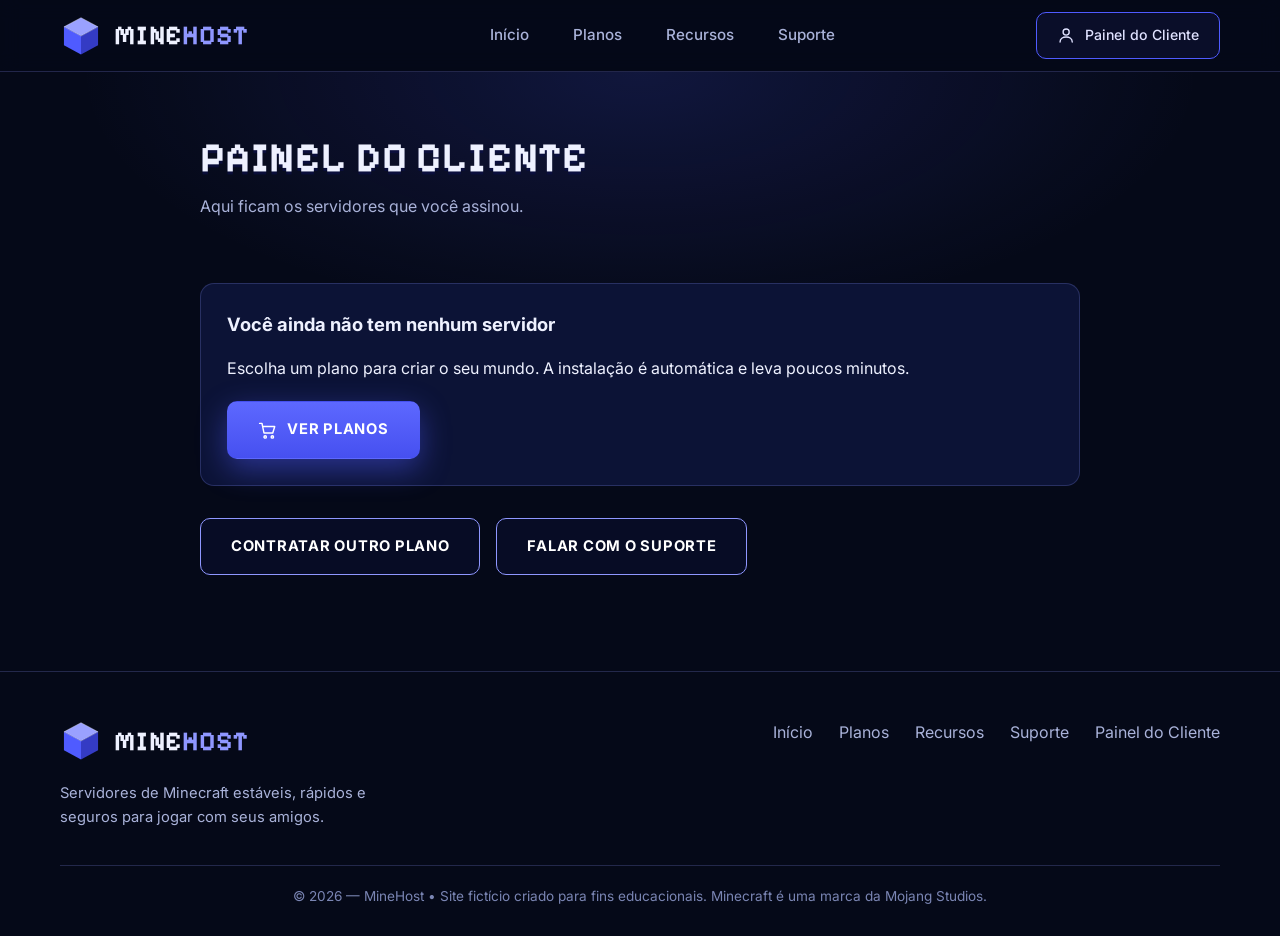
<file: painel.html>
<!DOCTYPE html>
<!-- Primeira linha obrigatória: informa ao navegador que é HTML5 -->
<html lang="pt-br">
<head>
    <meta charset="UTF-8">
    <meta name="viewport" content="width=device-width, initial-scale=1.0">
    <title>Painel do Cliente — MineHost</title>
    <meta name="description" content="Veja e gerencie os seus servidores de Minecraft na MineHost.">
    <meta name="theme-color" content="#050918">
    <link rel="icon" type="image/svg+xml" href="img/favicon.svg">
    <!-- Fontes do Google: Pixelify Sans (títulos em estilo pixel) e Inter (textos) -->
    <link rel="preconnect" href="https://fonts.googleapis.com">
    <link rel="preconnect" href="https://fonts.gstatic.com" crossorigin>
    <link href="https://fonts.googleapis.com/css2?family=Inter:wght@400;500;600;700&family=Pixelify+Sans:wght@500;700&display=swap" rel="stylesheet">
    <!-- AQUI o HTML aponta para o arquivo de estilo separado -->
    <link rel="stylesheet" href="estilo.css">
    <script src="script.js" defer></script>
</head>

<body>
    <svg id="sprite-icones" width="0" height="0" style="position:absolute" aria-hidden="true" focusable="false"><symbol id="i-bolt" viewBox="0 0 24 24"><path d="M13 2 4 14h7l-1 8 9-12h-7z"/></symbol><symbol id="i-shield" viewBox="0 0 24 24"><path d="M12 3 4 6v6c0 4.5 3.2 7.8 8 9 4.8-1.2 8-4.5 8-9V6z"/><path d="m9 12 2 2 4-4"/></symbol><symbol id="i-headset" viewBox="0 0 24 24"><path d="M4 14v-2a8 8 0 0 1 16 0v2"/><rect x="3" y="14" width="4" height="6" rx="1.5"/><rect x="17" y="14" width="4" height="6" rx="1.5"/><path d="M19 20c0 1.5-2 2-5 2"/></symbol><symbol id="i-server" viewBox="0 0 24 24"><rect x="3" y="4" width="18" height="7" rx="2"/><rect x="3" y="13" width="18" height="7" rx="2"/><path d="M7 7.5h.01M7 16.5h.01"/></symbol><symbol id="i-user" viewBox="0 0 24 24"><circle cx="12" cy="8" r="4"/><path d="M4 21c0-4 3.6-6.5 8-6.5s8 2.5 8 6.5"/></symbol><symbol id="i-users" viewBox="0 0 24 24"><circle cx="9" cy="8" r="3.5"/><path d="M2.5 20c0-3.5 3-5.5 6.5-5.5s6.5 2 6.5 5.5"/><circle cx="17" cy="9" r="2.5"/><path d="M17 14.5c2.5 0 4.5 1.5 4.5 4.5"/></symbol><symbol id="i-ram" viewBox="0 0 24 24"><rect x="2" y="7" width="20" height="9" rx="1.5"/><path d="M6 16v3M10 16v3M14 16v3M18 16v3M6 11h2M11 11h2M16 11h2"/></symbol><symbol id="i-cpu" viewBox="0 0 24 24"><rect x="6" y="6" width="12" height="12" rx="2"/><rect x="9.5" y="9.5" width="5" height="5"/><path d="M9 2v4M15 2v4M9 18v4M15 18v4M2 9h4M2 15h4M18 9h4M18 15h4"/></symbol><symbol id="i-clock" viewBox="0 0 24 24"><circle cx="12" cy="12" r="9"/><path d="M12 7v5l3.5 2"/></symbol><symbol id="i-chat" viewBox="0 0 24 24"><path d="M21 12a8 8 0 0 1-11.5 7.2L4 20.5l1.3-4.7A8 8 0 1 1 21 12z"/></symbol><symbol id="i-puzzle" viewBox="0 0 24 24"><path d="M10 4a2 2 0 1 1 4 0v2h4v4h-2a2 2 0 1 0 0 4h2v4h-4v-2a2 2 0 1 0-4 0v2H6v-4h2a2 2 0 1 0 0-4H6V6h4z"/></symbol><symbol id="i-box" viewBox="0 0 24 24"><rect x="3" y="8" width="18" height="12" rx="2"/><path d="M3 12h18M8 8V5h8v3"/></symbol><symbol id="i-cart" viewBox="0 0 24 24"><circle cx="9" cy="20" r="1.5"/><circle cx="18" cy="20" r="1.5"/><path d="M2 3h3l2.5 12h11L21 7H6"/></symbol><symbol id="i-crown" viewBox="0 0 24 24"><path d="M3 8l4.5 4L12 5l4.5 7L21 8l-2 11H5z"/></symbol><symbol id="i-cube" viewBox="0 0 24 24"><path d="M12 2.5 21 7.5v9L12 21.5 3 16.5v-9z"/><path d="M12 12.5 3 7.5M12 12.5 21 7.5M12 12.5v9"/></symbol><symbol id="i-play" viewBox="0 0 24 24"><path d="M7 4.5v15l12-7.5z" fill="currentColor"/></symbol><symbol id="i-check" viewBox="0 0 24 24"><path d="m5 12.5 4.5 4.5L19 7.5"/></symbol><symbol id="i-arrow" viewBox="0 0 24 24"><path d="M4 12h16M14 6l6 6-6 6"/></symbol><symbol id="i-menu" viewBox="0 0 24 24"><path d="M4 7h16M4 12h16M4 17h16"/></symbol><symbol id="i-close" viewBox="0 0 24 24"><path d="M6 6l12 12M18 6 6 18"/></symbol><symbol id="i-card" viewBox="0 0 24 24"><rect x="2.5" y="5" width="19" height="14" rx="2"/><path d="M2.5 10h19"/></symbol><symbol id="i-pix" viewBox="0 0 24 24"><path d="M12 3l9 9-9 9-9-9z"/><path d="M8.5 12 12 8.5 15.5 12 12 15.5z"/></symbol><symbol id="i-barcode" viewBox="0 0 24 24"><path d="M4 5v14M7 5v14M11 5v14M14 5v14M18 5v14M20 5v14"/></symbol>
    <symbol id="cubo-noob" viewBox="0 0 64 64">
      <polygon points="32,5 58,19 32,33 6,19" fill="#59d46a"/>
      <polygon points="6,19 32,33 32,59 6,45" fill="#8a5a2f"/>
      <polygon points="58,19 32,33 32,59 58,45" fill="#6a4222"/>
      <polygon points="6,19 32,33 32,40 6,26" fill="#3f9d4c"/>
      <polygon points="58,19 32,33 32,40 58,26" fill="#2f7d3e"/>
      <polygon points="32,5 58,19 32,33 6,19" fill="none" stroke="#a6f0b0" stroke-opacity=".5"/>
      <rect x="14" y="40" width="5" height="5" fill="#5e3b1c"/><rect x="22" y="48" width="4" height="4" fill="#a3703d"/>
      <rect x="40" y="46" width="5" height="5" fill="#523319"/><rect x="48" y="38" width="4" height="4" fill="#7e5230"/>
    </symbol>
    <symbol id="cubo-pro" viewBox="0 0 64 64">
      <polygon points="32,5 58,19 32,33 6,19" fill="#7ff3ea"/>
      <polygon points="6,19 32,33 32,59 6,45" fill="#1fb6c9"/>
      <polygon points="58,19 32,33 32,59 58,45" fill="#1590a8"/>
      <polygon points="32,5 58,19 32,33 6,19" fill="none" stroke="#e8fffd" stroke-opacity=".7"/>
      <polygon points="14,40 22,44 22,50 14,46" fill="#a6fff7" fill-opacity=".55"/>
      <polygon points="42,44 50,40 50,46 42,50" fill="#0e6f86" fill-opacity=".6"/>
      <polygon points="30,13 40,19 34,22 24,16" fill="#fff" fill-opacity=".45"/>
    </symbol>
    <symbol id="cubo-hacker" viewBox="0 0 64 64">
      <polygon points="32,5 58,19 32,33 6,19" fill="#3a1d6e"/>
      <polygon points="6,19 32,33 32,59 6,45" fill="#25104a"/>
      <polygon points="58,19 32,33 32,59 58,45" fill="#170a30"/>
      <polygon points="32,5 58,19 32,33 6,19" fill="none" stroke="#a77bff" stroke-opacity=".6"/>
      <rect x="16" y="38" width="4" height="4" fill="#a77bff"/><rect x="24" y="48" width="3" height="3" fill="#7c4dff"/>
      <rect x="42" y="42" width="4" height="4" fill="#a77bff"/><rect x="48" y="50" width="3" height="3" fill="#7c4dff"/>
      <rect x="28" y="12" width="4" height="3" fill="#c3a4ff"/><rect x="40" y="18" width="3" height="3" fill="#7c4dff"/>
    </symbol>
    <symbol id="logo-cubo" viewBox="0 0 64 64">
      <polygon points="32,4 58,18 32,32 6,18" fill="#9aa1ff"/>
      <polygon points="6,18 32,32 32,60 6,46" fill="#4f5bff"/>
      <polygon points="58,18 32,32 32,60 58,46" fill="#343bc4"/>
      <polygon points="32,4 58,18 32,32 6,18" fill="none" stroke="#fff" stroke-opacity=".5"/>
    </symbol></svg>
    <a class="pular-conteudo" href="#conteudo">Pular para o conteúdo</a>

    <!-- ============ TOPO: logo + menu ============ -->
    <header class="topo">
        <div class="conteiner topo-interno">
            <a class="logo" href="index.html" aria-label="MineHost — página inicial">
                <svg viewBox="0 0 64 64" aria-hidden="true"><use href="#logo-cubo"/></svg>
                <div>MINE<span>HOST</span></div>
            </a>
            <button class="menu-toggle" type="button" aria-expanded="false" aria-controls="menu" aria-label="Abrir menu">
                <svg class="icone icone-menu" aria-hidden="true"><use href="#i-menu"/></svg><svg class="icone icone-fechar" aria-hidden="true"><use href="#i-close"/></svg>
            </button>
            <div class="menu" id="menu">
                <nav aria-label="Principal">
                    <a href="index.html">Início</a>
                    <a href="planos.html">Planos</a>
                    <a href="index.html#recursos">Recursos</a>
                    <a href="index.html#suporte">Suporte</a>
                </nav>
                <a class="botao botao-painel" href="painel.html"><svg class="icone" aria-hidden="true"><use href="#i-user"/></svg> Painel do Cliente</a>
            </div>
        </div>
    </header>

    <main id="conteudo">
    <div class="pagina-simples">
        <div class="conteiner">
            <h1 class="titulo-secao">Painel do Cliente</h1>
            <p class="subtitulo" id="saudacao">Aqui ficam os servidores que você assinou.</p>

            <!-- os cards dos servidores são montados pelo script.js -->
            <div class="lista-servidores" id="lista-servidores"></div>

            <!-- estado vazio: ainda não há assinatura -->
            <div class="caixa" data-estado="vazio" hidden>
                <h2>Você ainda não tem nenhum servidor</h2>
                <p>Escolha um plano para criar o seu mundo. A instalação é automática e leva poucos minutos.</p>
                <div class="acoes" style="margin-top:20px">
                    <a class="botao botao-primario" href="planos.html"><svg class="icone" aria-hidden="true"><use href="#i-cart"/></svg> Ver planos</a>
                </div>
            </div>

            <div class="acoes">
                <a class="botao botao-contorno" href="planos.html">Contratar outro plano</a>
                <a class="botao botao-contorno" href="index.html#suporte">Falar com o suporte</a>
            </div>
        </div>
    </div>
    </main>

    <!-- ============ RODAPÉ ============ -->
    <footer class="rodape">
        <div class="conteiner">
            <div class="rodape-grade">
                <div>
                    <a class="logo" href="index.html" aria-label="MineHost — página inicial">
                        <svg viewBox="0 0 64 64" aria-hidden="true"><use href="#logo-cubo"/></svg>
                        <div>MINE<span>HOST</span></div>
                    </a>
                    <p class="sobre">Servidores de Minecraft estáveis, rápidos e seguros para jogar com seus amigos.</p>
                </div>
                <nav aria-label="Rodapé">
                    <a href="index.html">Início</a>
                    <a href="planos.html">Planos</a>
                    <a href="index.html#recursos">Recursos</a>
                    <a href="index.html#suporte">Suporte</a>
                    <a href="painel.html">Painel do Cliente</a>
                </nav>
            </div>
            <p class="direitos">© 2026 — MineHost • Site fictício criado para fins educacionais. Minecraft é uma marca da Mojang Studios.</p>
        </div>
    </footer>
</body>
</html>
</file>
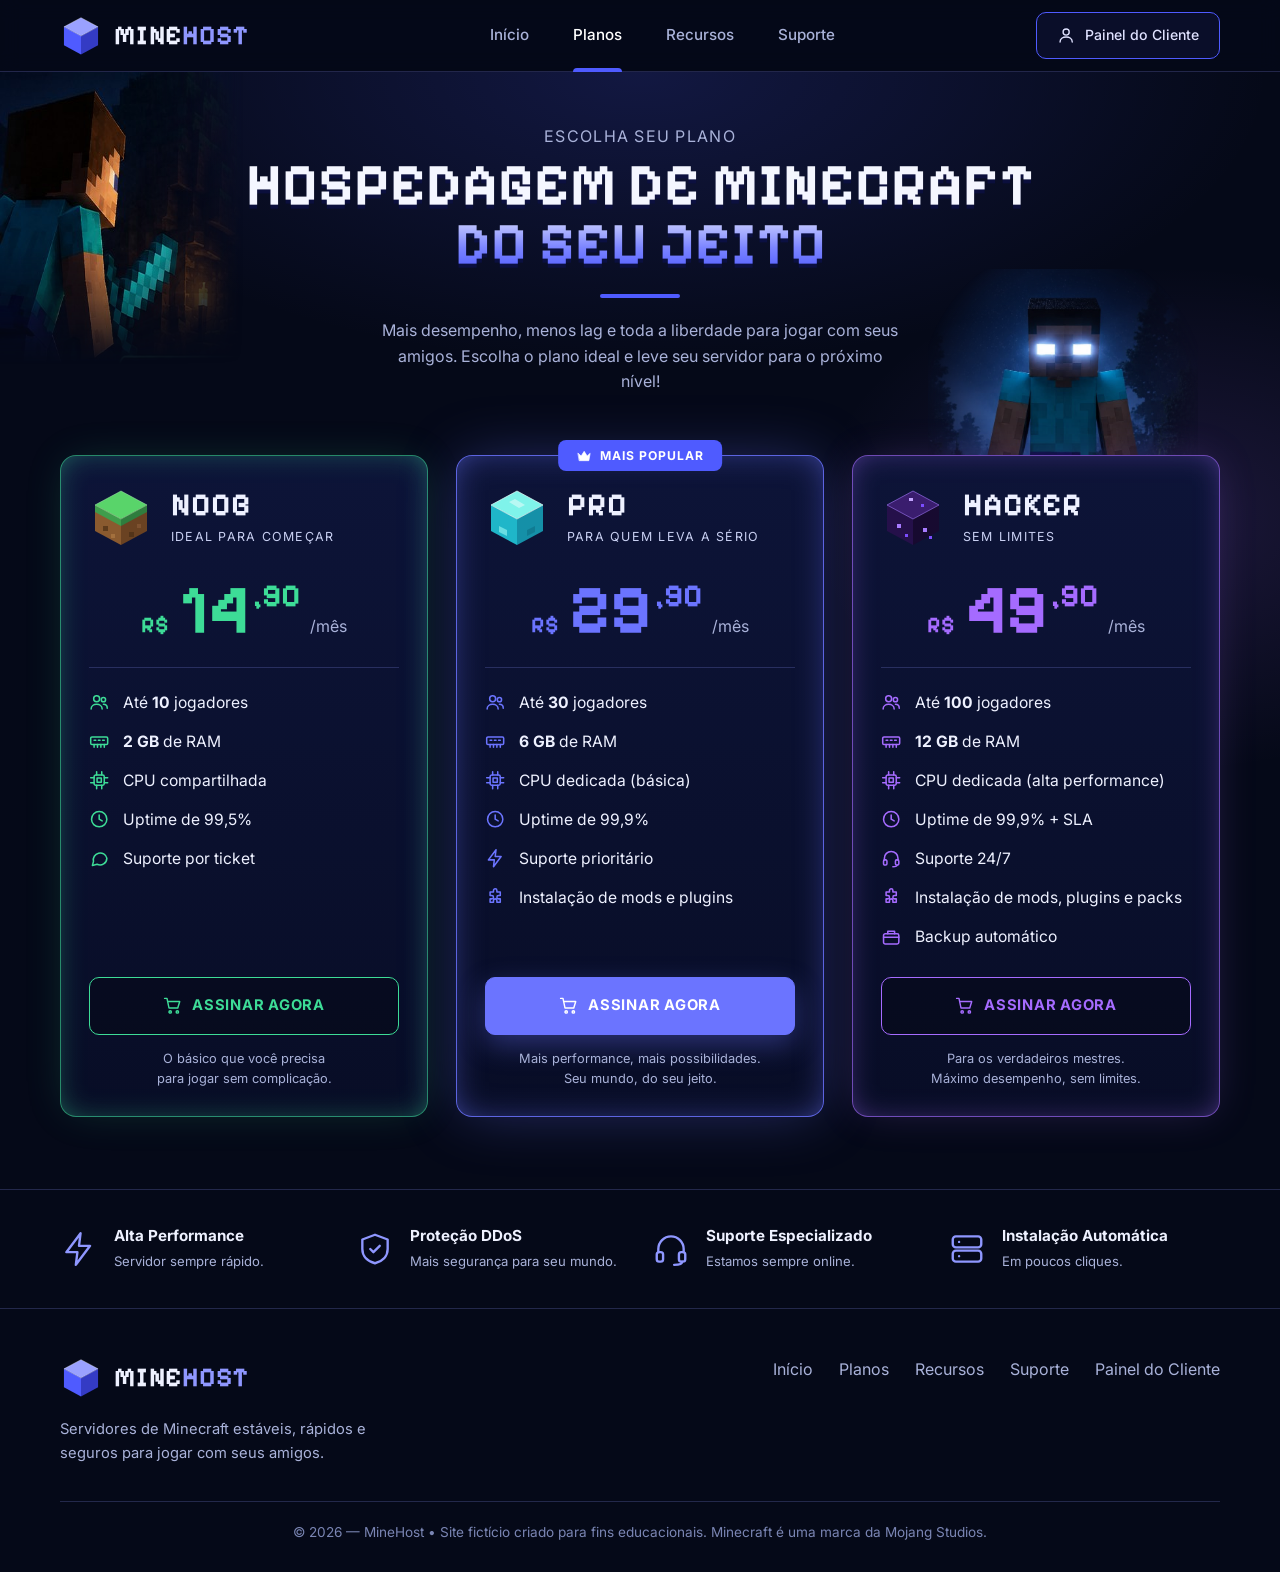
<file: planos.html>
<!DOCTYPE html>
<!-- Primeira linha obrigatória: informa ao navegador que é HTML5 -->
<html lang="pt-br">
<head>
    <meta charset="UTF-8">
    <meta name="viewport" content="width=device-width, initial-scale=1.0">
    <title>Planos — MineHost</title>
    <meta name="description" content="Compare os planos Noob (R$ 14,90), Pro (R$ 29,90) e Hacker (R$ 49,90) e assine o seu servidor de Minecraft.">
    <meta name="theme-color" content="#050918">
    <link rel="icon" type="image/svg+xml" href="img/favicon.svg">
    <!-- Fontes do Google: Pixelify Sans (títulos em estilo pixel) e Inter (textos) -->
    <link rel="preconnect" href="https://fonts.googleapis.com">
    <link rel="preconnect" href="https://fonts.gstatic.com" crossorigin>
    <link href="https://fonts.googleapis.com/css2?family=Inter:wght@400;500;600;700&family=Pixelify+Sans:wght@500;700&display=swap" rel="stylesheet">
    <!-- AQUI o HTML aponta para o arquivo de estilo separado -->
    <link rel="stylesheet" href="estilo.css">
    <script src="script.js" defer></script>
</head>

<body>
    <svg id="sprite-icones" width="0" height="0" style="position:absolute" aria-hidden="true" focusable="false"><symbol id="i-bolt" viewBox="0 0 24 24"><path d="M13 2 4 14h7l-1 8 9-12h-7z"/></symbol><symbol id="i-shield" viewBox="0 0 24 24"><path d="M12 3 4 6v6c0 4.5 3.2 7.8 8 9 4.8-1.2 8-4.5 8-9V6z"/><path d="m9 12 2 2 4-4"/></symbol><symbol id="i-headset" viewBox="0 0 24 24"><path d="M4 14v-2a8 8 0 0 1 16 0v2"/><rect x="3" y="14" width="4" height="6" rx="1.5"/><rect x="17" y="14" width="4" height="6" rx="1.5"/><path d="M19 20c0 1.5-2 2-5 2"/></symbol><symbol id="i-server" viewBox="0 0 24 24"><rect x="3" y="4" width="18" height="7" rx="2"/><rect x="3" y="13" width="18" height="7" rx="2"/><path d="M7 7.5h.01M7 16.5h.01"/></symbol><symbol id="i-user" viewBox="0 0 24 24"><circle cx="12" cy="8" r="4"/><path d="M4 21c0-4 3.6-6.5 8-6.5s8 2.5 8 6.5"/></symbol><symbol id="i-users" viewBox="0 0 24 24"><circle cx="9" cy="8" r="3.5"/><path d="M2.5 20c0-3.5 3-5.5 6.5-5.5s6.5 2 6.5 5.5"/><circle cx="17" cy="9" r="2.5"/><path d="M17 14.5c2.5 0 4.5 1.5 4.5 4.5"/></symbol><symbol id="i-ram" viewBox="0 0 24 24"><rect x="2" y="7" width="20" height="9" rx="1.5"/><path d="M6 16v3M10 16v3M14 16v3M18 16v3M6 11h2M11 11h2M16 11h2"/></symbol><symbol id="i-cpu" viewBox="0 0 24 24"><rect x="6" y="6" width="12" height="12" rx="2"/><rect x="9.5" y="9.5" width="5" height="5"/><path d="M9 2v4M15 2v4M9 18v4M15 18v4M2 9h4M2 15h4M18 9h4M18 15h4"/></symbol><symbol id="i-clock" viewBox="0 0 24 24"><circle cx="12" cy="12" r="9"/><path d="M12 7v5l3.5 2"/></symbol><symbol id="i-chat" viewBox="0 0 24 24"><path d="M21 12a8 8 0 0 1-11.5 7.2L4 20.5l1.3-4.7A8 8 0 1 1 21 12z"/></symbol><symbol id="i-puzzle" viewBox="0 0 24 24"><path d="M10 4a2 2 0 1 1 4 0v2h4v4h-2a2 2 0 1 0 0 4h2v4h-4v-2a2 2 0 1 0-4 0v2H6v-4h2a2 2 0 1 0 0-4H6V6h4z"/></symbol><symbol id="i-box" viewBox="0 0 24 24"><rect x="3" y="8" width="18" height="12" rx="2"/><path d="M3 12h18M8 8V5h8v3"/></symbol><symbol id="i-cart" viewBox="0 0 24 24"><circle cx="9" cy="20" r="1.5"/><circle cx="18" cy="20" r="1.5"/><path d="M2 3h3l2.5 12h11L21 7H6"/></symbol><symbol id="i-crown" viewBox="0 0 24 24"><path d="M3 8l4.5 4L12 5l4.5 7L21 8l-2 11H5z"/></symbol><symbol id="i-cube" viewBox="0 0 24 24"><path d="M12 2.5 21 7.5v9L12 21.5 3 16.5v-9z"/><path d="M12 12.5 3 7.5M12 12.5 21 7.5M12 12.5v9"/></symbol><symbol id="i-play" viewBox="0 0 24 24"><path d="M7 4.5v15l12-7.5z" fill="currentColor"/></symbol><symbol id="i-check" viewBox="0 0 24 24"><path d="m5 12.5 4.5 4.5L19 7.5"/></symbol><symbol id="i-arrow" viewBox="0 0 24 24"><path d="M4 12h16M14 6l6 6-6 6"/></symbol><symbol id="i-menu" viewBox="0 0 24 24"><path d="M4 7h16M4 12h16M4 17h16"/></symbol><symbol id="i-close" viewBox="0 0 24 24"><path d="M6 6l12 12M18 6 6 18"/></symbol><symbol id="i-card" viewBox="0 0 24 24"><rect x="2.5" y="5" width="19" height="14" rx="2"/><path d="M2.5 10h19"/></symbol><symbol id="i-pix" viewBox="0 0 24 24"><path d="M12 3l9 9-9 9-9-9z"/><path d="M8.5 12 12 8.5 15.5 12 12 15.5z"/></symbol><symbol id="i-barcode" viewBox="0 0 24 24"><path d="M4 5v14M7 5v14M11 5v14M14 5v14M18 5v14M20 5v14"/></symbol>
    <symbol id="cubo-noob" viewBox="0 0 64 64">
      <polygon points="32,5 58,19 32,33 6,19" fill="#59d46a"/>
      <polygon points="6,19 32,33 32,59 6,45" fill="#8a5a2f"/>
      <polygon points="58,19 32,33 32,59 58,45" fill="#6a4222"/>
      <polygon points="6,19 32,33 32,40 6,26" fill="#3f9d4c"/>
      <polygon points="58,19 32,33 32,40 58,26" fill="#2f7d3e"/>
      <polygon points="32,5 58,19 32,33 6,19" fill="none" stroke="#a6f0b0" stroke-opacity=".5"/>
      <rect x="14" y="40" width="5" height="5" fill="#5e3b1c"/><rect x="22" y="48" width="4" height="4" fill="#a3703d"/>
      <rect x="40" y="46" width="5" height="5" fill="#523319"/><rect x="48" y="38" width="4" height="4" fill="#7e5230"/>
    </symbol>
    <symbol id="cubo-pro" viewBox="0 0 64 64">
      <polygon points="32,5 58,19 32,33 6,19" fill="#7ff3ea"/>
      <polygon points="6,19 32,33 32,59 6,45" fill="#1fb6c9"/>
      <polygon points="58,19 32,33 32,59 58,45" fill="#1590a8"/>
      <polygon points="32,5 58,19 32,33 6,19" fill="none" stroke="#e8fffd" stroke-opacity=".7"/>
      <polygon points="14,40 22,44 22,50 14,46" fill="#a6fff7" fill-opacity=".55"/>
      <polygon points="42,44 50,40 50,46 42,50" fill="#0e6f86" fill-opacity=".6"/>
      <polygon points="30,13 40,19 34,22 24,16" fill="#fff" fill-opacity=".45"/>
    </symbol>
    <symbol id="cubo-hacker" viewBox="0 0 64 64">
      <polygon points="32,5 58,19 32,33 6,19" fill="#3a1d6e"/>
      <polygon points="6,19 32,33 32,59 6,45" fill="#25104a"/>
      <polygon points="58,19 32,33 32,59 58,45" fill="#170a30"/>
      <polygon points="32,5 58,19 32,33 6,19" fill="none" stroke="#a77bff" stroke-opacity=".6"/>
      <rect x="16" y="38" width="4" height="4" fill="#a77bff"/><rect x="24" y="48" width="3" height="3" fill="#7c4dff"/>
      <rect x="42" y="42" width="4" height="4" fill="#a77bff"/><rect x="48" y="50" width="3" height="3" fill="#7c4dff"/>
      <rect x="28" y="12" width="4" height="3" fill="#c3a4ff"/><rect x="40" y="18" width="3" height="3" fill="#7c4dff"/>
    </symbol>
    <symbol id="logo-cubo" viewBox="0 0 64 64">
      <polygon points="32,4 58,18 32,32 6,18" fill="#9aa1ff"/>
      <polygon points="6,18 32,32 32,60 6,46" fill="#4f5bff"/>
      <polygon points="58,18 32,32 32,60 58,46" fill="#343bc4"/>
      <polygon points="32,4 58,18 32,32 6,18" fill="none" stroke="#fff" stroke-opacity=".5"/>
    </symbol></svg>
    <a class="pular-conteudo" href="#conteudo">Pular para o conteúdo</a>

    <!-- ============ TOPO: logo + menu ============ -->
    <header class="topo">
        <div class="conteiner topo-interno">
            <a class="logo" href="index.html" aria-label="MineHost — página inicial">
                <svg viewBox="0 0 64 64" aria-hidden="true"><use href="#logo-cubo"/></svg>
                <div>MINE<span>HOST</span></div>
            </a>
            <button class="menu-toggle" type="button" aria-expanded="false" aria-controls="menu" aria-label="Abrir menu">
                <svg class="icone icone-menu" aria-hidden="true"><use href="#i-menu"/></svg><svg class="icone icone-fechar" aria-hidden="true"><use href="#i-close"/></svg>
            </button>
            <div class="menu" id="menu">
                <nav aria-label="Principal">
                    <a href="index.html">Início</a>
                    <a href="planos.html" class="ativo" aria-current="page">Planos</a>
                    <a href="index.html#recursos">Recursos</a>
                    <a href="index.html#suporte">Suporte</a>
                </nav>
                <a class="botao botao-painel" href="painel.html"><svg class="icone" aria-hidden="true"><use href="#i-user"/></svg> Painel do Cliente</a>
            </div>
        </div>
    </header>

    <main id="conteudo">
    <section class="planos-pagina" aria-labelledby="titulo-planos">
        <!-- Steve decorativo (recorte da arte de referência) -->
        <img class="steve" src="img/steve.jpg" alt="" width="372" height="292">

        <div class="conteiner planos-titulo">
            <p class="pre">Escolha seu plano</p>
            <h1 id="titulo-planos">
                <span class="linha">Hospedagem de Minecraft</span>
                <span class="linha destaque">do seu jeito</span>
            </h1>
            <div class="barra" aria-hidden="true"></div>
            <p class="texto">Mais desempenho, menos lag e toda a liberdade para jogar com seus amigos. Escolha o plano ideal e leve seu servidor para o próximo nível!</p>
        </div>

        <div class="conteiner grade-planos">
        <article class="plano plano-noob" aria-labelledby="plano-noob-nome">
            <header class="plano-topo">
                <svg class="cubo" viewBox="0 0 64 64" aria-hidden="true"><use href="#cubo-noob"/></svg>
                <div>
                    <h2 id="plano-noob-nome">Noob</h2>
                    <p>Ideal para começar</p>
                </div>
            </header>
            <p class="plano-preco" aria-label="14 reais e 90 centavos por mês"><span class="moeda">R$</span><span class="inteiro">14</span><span class="centavos">,90</span><span class="periodo">/mês</span></p>
            <ul class="plano-lista">
                <li><svg class="icone" aria-hidden="true"><use href="#i-users"/></svg><span>Até <strong>10</strong> jogadores</span></li>
                <li><svg class="icone" aria-hidden="true"><use href="#i-ram"/></svg><span><strong>2 GB</strong> de RAM</span></li>
                <li><svg class="icone" aria-hidden="true"><use href="#i-cpu"/></svg><span>CPU compartilhada</span></li>
                <li><svg class="icone" aria-hidden="true"><use href="#i-clock"/></svg><span>Uptime de 99,5%</span></li>
                <li><svg class="icone" aria-hidden="true"><use href="#i-chat"/></svg><span>Suporte por ticket</span></li>
            </ul>
            <!-- este botão leva para a página de assinatura do plano -->
            <a class="botao botao-plano" href="assinar-noob.html"><svg class="icone" aria-hidden="true"><use href="#i-cart"/></svg> Assinar agora</a>
            <p class="plano-nota">O básico que você precisa<br>para jogar sem complicação.</p>
        </article>
        <article class="plano plano-pro" aria-labelledby="plano-pro-nome">
            <span class="plano-selo"><svg class="icone" aria-hidden="true"><use href="#i-crown"/></svg> Mais popular</span>
            <header class="plano-topo">
                <svg class="cubo" viewBox="0 0 64 64" aria-hidden="true"><use href="#cubo-pro"/></svg>
                <div>
                    <h2 id="plano-pro-nome">Pro</h2>
                    <p>Para quem leva a sério</p>
                </div>
            </header>
            <p class="plano-preco" aria-label="29 reais e 90 centavos por mês"><span class="moeda">R$</span><span class="inteiro">29</span><span class="centavos">,90</span><span class="periodo">/mês</span></p>
            <ul class="plano-lista">
                <li><svg class="icone" aria-hidden="true"><use href="#i-users"/></svg><span>Até <strong>30</strong> jogadores</span></li>
                <li><svg class="icone" aria-hidden="true"><use href="#i-ram"/></svg><span><strong>6 GB</strong> de RAM</span></li>
                <li><svg class="icone" aria-hidden="true"><use href="#i-cpu"/></svg><span>CPU dedicada (básica)</span></li>
                <li><svg class="icone" aria-hidden="true"><use href="#i-clock"/></svg><span>Uptime de 99,9%</span></li>
                <li><svg class="icone" aria-hidden="true"><use href="#i-bolt"/></svg><span>Suporte prioritário</span></li>
                <li><svg class="icone" aria-hidden="true"><use href="#i-puzzle"/></svg><span>Instalação de mods e plugins</span></li>
            </ul>
            <!-- este botão leva para a página de assinatura do plano -->
            <a class="botao botao-plano" href="assinar-pro.html"><svg class="icone" aria-hidden="true"><use href="#i-cart"/></svg> Assinar agora</a>
            <p class="plano-nota">Mais performance, mais possibilidades.<br>Seu mundo, do seu jeito.</p>
        </article>

            <!-- O Herobrine fica ATRÁS do card Hacker: a imagem tem z-index menor que o .plano -->
            <div class="plano-hacker-envoltorio">
                <div class="herobrine">
                    <img src="img/herobrine.jpg" alt="Herobrine, o personagem de olhos brancos brilhando, espiando por trás do plano Hacker" width="736" height="1307">
                </div>
        <article class="plano plano-hacker" aria-labelledby="plano-hacker-nome">
            <header class="plano-topo">
                <svg class="cubo" viewBox="0 0 64 64" aria-hidden="true"><use href="#cubo-hacker"/></svg>
                <div>
                    <h2 id="plano-hacker-nome">Hacker</h2>
                    <p>Sem limites</p>
                </div>
            </header>
            <p class="plano-preco" aria-label="49 reais e 90 centavos por mês"><span class="moeda">R$</span><span class="inteiro">49</span><span class="centavos">,90</span><span class="periodo">/mês</span></p>
            <ul class="plano-lista">
                <li><svg class="icone" aria-hidden="true"><use href="#i-users"/></svg><span>Até <strong>100</strong> jogadores</span></li>
                <li><svg class="icone" aria-hidden="true"><use href="#i-ram"/></svg><span><strong>12 GB</strong> de RAM</span></li>
                <li><svg class="icone" aria-hidden="true"><use href="#i-cpu"/></svg><span>CPU dedicada (alta performance)</span></li>
                <li><svg class="icone" aria-hidden="true"><use href="#i-clock"/></svg><span>Uptime de 99,9% + SLA</span></li>
                <li><svg class="icone" aria-hidden="true"><use href="#i-headset"/></svg><span>Suporte 24/7</span></li>
                <li><svg class="icone" aria-hidden="true"><use href="#i-puzzle"/></svg><span>Instalação de mods, plugins e packs</span></li>
                <li><svg class="icone" aria-hidden="true"><use href="#i-box"/></svg><span>Backup automático</span></li>
            </ul>
            <!-- este botão leva para a página de assinatura do plano -->
            <a class="botao botao-plano" href="assinar-hacker.html"><svg class="icone" aria-hidden="true"><use href="#i-cart"/></svg> Assinar agora</a>
            <p class="plano-nota">Para os verdadeiros mestres.<br>Máximo desempenho, sem limites.</p>
        </article>
            </div>
        </div>
    </section>

    <!-- Faixa com os diferenciais, igual ao rodapé da imagem de planos -->
    <section class="faixa-recursos" aria-label="Diferenciais">
        <div class="conteiner">
            <ul>
                <li><svg class="icone" aria-hidden="true"><use href="#i-bolt"/></svg><div><strong>Alta Performance</strong><span>Servidor sempre rápido.</span></div></li>
                <li><svg class="icone" aria-hidden="true"><use href="#i-shield"/></svg><div><strong>Proteção DDoS</strong><span>Mais segurança para seu mundo.</span></div></li>
                <li><svg class="icone" aria-hidden="true"><use href="#i-headset"/></svg><div><strong>Suporte Especializado</strong><span>Estamos sempre online.</span></div></li>
                <li><svg class="icone" aria-hidden="true"><use href="#i-server"/></svg><div><strong>Instalação Automática</strong><span>Em poucos cliques.</span></div></li>
            </ul>
        </div>
    </section>

    </main>

    <!-- ============ RODAPÉ ============ -->
    <footer class="rodape">
        <div class="conteiner">
            <div class="rodape-grade">
                <div>
                    <a class="logo" href="index.html" aria-label="MineHost — página inicial">
                        <svg viewBox="0 0 64 64" aria-hidden="true"><use href="#logo-cubo"/></svg>
                        <div>MINE<span>HOST</span></div>
                    </a>
                    <p class="sobre">Servidores de Minecraft estáveis, rápidos e seguros para jogar com seus amigos.</p>
                </div>
                <nav aria-label="Rodapé">
                    <a href="index.html">Início</a>
                    <a href="planos.html">Planos</a>
                    <a href="index.html#recursos">Recursos</a>
                    <a href="index.html#suporte">Suporte</a>
                    <a href="painel.html">Painel do Cliente</a>
                </nav>
            </div>
            <p class="direitos">© 2026 — MineHost • Site fictício criado para fins educacionais. Minecraft é uma marca da Mojang Studios.</p>
        </div>
    </footer>
</body>
</html>
</file>
<file: estilo.css>
/* ==================================================
   ESTILO.CSS — MineHost (hospedagem de Minecraft)
   Um único arquivo de estilo para TODAS as páginas.
   Ordem: base → componentes → páginas → responsivo
   ================================================== */

/* ---------- RESET: zera as diferenças entre navegadores ---------- */
*,
*::before,
*::after {
    margin: 0;
    padding: 0;
    box-sizing: border-box;
    /* border-box: o padding não aumenta a largura do elemento */
}

/* ---------- VARIÁVEIS: a paleta em um só lugar ---------- */
:root {
    --fundo: #050918;          /* azul-noite do fundo */
    --fundo-2: #0a1030;
    --painel: #0c1336;         /* fundo dos cards */
    --painel-2: #121b4a;
    --linha: rgba(143, 151, 255, .22);
    --texto: #eef1ff;
    --suave: #a9b2d9;          /* texto secundário */
    --indigo: #4f5bff;         /* cor principal da marca */
    --indigo-claro: #8f97ff;
    --ciano: #5ee7ff;          /* foco do teclado */
    --fonte-titulo: 'Pixelify Sans', 'Courier New', monospace;
    --fonte-texto: 'Inter', system-ui, -apple-system, 'Segoe UI', Roboto, Arial, sans-serif;
    --altura-topo: 72px;
}

/* Cada plano tem a sua cor: a classe do plano troca --cor */
.plano-noob   { --cor: #3ddc97; --cor-borda: rgba(61, 220, 151, .6);  --cor-brilho: rgba(61, 220, 151, .22);  --cor-no-botao: #04140c; }
.plano-pro    { --cor: #6b74ff; --cor-borda: rgba(107, 116, 255, .85); --cor-brilho: rgba(107, 116, 255, .35); --cor-no-botao: #ffffff; }
.plano-hacker { --cor: #a56bff; --cor-borda: rgba(165, 107, 255, .65); --cor-brilho: rgba(165, 107, 255, .26); --cor-no-botao: #ffffff; }

html {
    scroll-behavior: smooth;
    scroll-padding-top: calc(var(--altura-topo) + 12px);
    -webkit-text-size-adjust: 100%;
}

body {
    font-family: var(--fonte-texto);
    background: var(--fundo);
    color: var(--texto);
    line-height: 1.6;
    min-height: 100vh;
    display: flex;
    flex-direction: column;
}

main { flex: 1; }

img, svg { display: block; max-width: 100%; }
a { color: inherit; }
ul { list-style: none; }
button, input, select, textarea { font: inherit; color: inherit; }

/* acessibilidade: foco visível para quem navega pelo teclado */
:focus-visible {
    outline: 3px solid var(--ciano);
    outline-offset: 3px;
    border-radius: 6px;
}

.so-leitor {
    position: absolute;
    width: 1px; height: 1px;
    overflow: hidden;
    clip: rect(0 0 0 0);
    white-space: nowrap;
}

.pular-conteudo {
    position: absolute;
    left: 16px; top: -60px;
    background: var(--indigo);
    color: #fff;
    padding: 10px 18px;
    border-radius: 8px;
    z-index: 100;
    transition: top .2s;
}
.pular-conteudo:focus { top: 12px; }

.conteiner { width: min(1160px, 100% - 48px); margin-inline: auto; }
.secao { padding: 88px 0; }

/* ---------- ÍCONES (sprite SVG no topo de cada página) ---------- */
.icone {
    width: 1.3em; height: 1.3em;
    fill: none;
    stroke: currentColor;
    stroke-width: 1.8;
    stroke-linecap: round;
    stroke-linejoin: round;
    flex: none;
}

/* ---------- TÍTULOS ---------- */
.titulo-secao {
    font-family: var(--fonte-titulo);
    font-weight: 700;
    text-transform: uppercase;
    font-size: clamp(1.8rem, 3.6vw, 2.6rem);
    line-height: 1.1;
    letter-spacing: .02em;
    text-shadow: 0 3px 0 rgba(12, 16, 70, .7);
}

.subtitulo { color: var(--suave); max-width: 60ch; margin-top: 12px; }

/* ---------- BOTÕES ---------- */
.botao {
    display: inline-flex;
    align-items: center;
    justify-content: center;
    gap: 10px;
    padding: 16px 30px;
    border-radius: 10px;
    border: 1.5px solid transparent;
    font-weight: 700;
    font-size: .92rem;
    letter-spacing: .05em;
    text-transform: uppercase;
    text-decoration: none;
    cursor: pointer;
    transition: transform .18s, box-shadow .18s, background .18s, filter .18s;
}
.botao:hover { transform: translateY(-2px); }
.botao:active { transform: translateY(0); }
.botao[disabled] { opacity: .6; cursor: wait; transform: none; }

.botao-primario {
    background: linear-gradient(180deg, #5d68ff, #4650f0);
    color: #fff;
    box-shadow: 0 10px 30px rgba(79, 91, 255, .45);
}
.botao-primario:hover { filter: brightness(1.1); }

.botao-contorno {
    background: rgba(10, 16, 48, .55);
    border-color: var(--indigo-claro);
    color: #fff;
}
.botao-contorno:hover { background: rgba(79, 91, 255, .2); }

/* botão que usa a cor do plano (--cor) */
.botao-plano {
    background: rgba(0, 0, 0, .25);
    border-color: var(--cor);
    color: var(--cor);
    width: 100%;
}
.botao-plano:hover { background: var(--cor-brilho); }
.plano-pro .botao-plano,
.botao-cheio {
    background: var(--cor);
    color: var(--cor-no-botao);
    box-shadow: 0 10px 28px var(--cor-brilho);
}
.plano-pro .botao-plano:hover,
.botao-cheio:hover { filter: brightness(1.1); background: var(--cor); }

.botao-pequeno { padding: 10px 18px; font-size: .8rem; }

/* ---------- TOPO (header fixo) ---------- */
.topo {
    position: sticky;
    top: 0;
    z-index: 50;
    height: var(--altura-topo);
    background: rgba(5, 9, 24, .88);
    -webkit-backdrop-filter: blur(10px);
    backdrop-filter: blur(10px);
    border-bottom: 1px solid var(--linha);
}

.topo-interno {
    height: 100%;
    display: flex;
    align-items: center;
    justify-content: space-between;
}

.logo {
    display: inline-flex;
    align-items: center;
    gap: 12px;
    text-decoration: none;
    font-family: var(--fonte-titulo);
    font-weight: 700;
    font-size: 1.7rem;
    letter-spacing: .03em;
    line-height: 1;
}
.logo svg { width: 42px; height: 42px; }
.logo span { color: var(--indigo-claro); }

.menu {
    display: flex;
    align-items: center;
    flex: 1;
    margin-left: 40px;
}

.menu nav { margin: 0 auto; display: flex; height: var(--altura-topo); }

.menu nav a {
    position: relative;
    display: flex;
    align-items: center;
    padding: 0 22px;
    color: var(--suave);
    text-decoration: none;
    font-size: .95rem;
    font-weight: 500;
    transition: color .2s;
}
.menu nav a:hover,
.menu nav a.ativo { color: #fff; }

/* barrinha embaixo do link da página atual */
.menu nav a.ativo::after {
    content: "";
    position: absolute;
    left: 22px; right: 22px; bottom: 0;
    height: 4px;
    border-radius: 4px 4px 0 0;
    background: var(--indigo);
}

.botao-painel {
    padding: 11px 20px;
    font-size: .88rem;
    letter-spacing: 0;
    text-transform: none;
    font-weight: 500;
    background: rgba(79, 91, 255, .08);
    border-color: var(--indigo);
    color: #dfe2ff;
}
.botao-painel:hover { background: rgba(79, 91, 255, .25); }

.menu-toggle {
    display: none;
    background: none;
    border: 1px solid var(--linha);
    border-radius: 10px;
    width: 46px; height: 46px;
    align-items: center;
    justify-content: center;
    cursor: pointer;
}
.menu-toggle .icone { width: 24px; height: 24px; }
.menu-toggle .icone-fechar { display: none; }
.menu-toggle[aria-expanded="true"] .icone-menu { display: none; }
.menu-toggle[aria-expanded="true"] .icone-fechar { display: block; }

/* ---------- HERO: a primeira impressão ---------- */
.hero {
    position: relative;
    isolation: isolate;
    min-height: calc(100vh - var(--altura-topo));
    min-height: calc(100svh - var(--altura-topo));
    display: flex;
    align-items: center;
    padding: 56px 0 72px;
    overflow: hidden;
    background: radial-gradient(760px 480px at 8% 28%, rgba(79, 91, 255, .13), transparent 70%), var(--fundo);
}

/* a cena do Minecraft fica à direita e "derrete" no fundo escuro */
.hero::before {
    content: "";
    position: absolute;
    inset: 0 0 0 auto;
    width: min(72%, 1040px);
    z-index: -2;
    background: url("img/hero-ilha.jpg") 55% 58% / cover no-repeat;
    -webkit-mask-image: linear-gradient(90deg, transparent 0, #000 42%);
    mask-image: linear-gradient(90deg, transparent 0, #000 42%);
}

/* escurece a esquerda (leitura do texto) e o rodapé do hero */
.hero::after {
    content: "";
    position: absolute;
    inset: 0;
    z-index: -1;
    background:
        linear-gradient(90deg, var(--fundo) 0, rgba(5, 9, 24, .8) 34%, rgba(5, 9, 24, 0) 68%),
        linear-gradient(0deg, var(--fundo) 0, rgba(5, 9, 24, 0) 16%);
}

.hero-texto-bloco { max-width: 620px; }

.hero-eyebrow {
    display: flex;
    align-items: center;
    gap: 16px;
    color: var(--indigo-claro);
    font-size: 1.02rem;
    letter-spacing: .06em;
    text-transform: uppercase;
}
.hero-eyebrow::after {
    content: "";
    width: 56px; height: 2px;
    background: var(--indigo);
}

.titulo-hero {
    font-family: var(--fonte-titulo);
    font-weight: 700;
    text-transform: uppercase;
    line-height: .98;
    letter-spacing: .01em;
    margin: 14px 0 26px;
}
.titulo-hero .linha {
    display: block;
    color: #f4f6ff;
    font-size: clamp(2.3rem, 5.2vw, 4.3rem);
    text-shadow: 0 4px 0 rgba(12, 16, 70, .75);
}
.titulo-hero .destaque {
    font-size: clamp(3rem, 8.2vw, 6.3rem);
    background: linear-gradient(180deg, #d7dbff 0%, #7c85ff 50%, #4f5bff 100%);
    -webkit-background-clip: text;
    background-clip: text;
    color: transparent;
    text-shadow: none;
    filter: drop-shadow(0 4px 0 rgba(12, 16, 70, .85));
}

.hero-texto {
    font-size: 1.12rem;
    color: #d4d9f3;
    max-width: 46ch;
}

.hero-recursos {
    display: grid;
    grid-template-columns: repeat(4, auto);
    justify-content: start;
    gap: 14px 28px;
    margin: 32px 0 38px;
}
.hero-recursos li {
    display: flex;
    align-items: center;
    gap: 10px;
    font-size: .86rem;
    line-height: 1.25;
    color: #cfd5f2;
}
.hero-recursos .icone { width: 34px; height: 34px; color: var(--indigo-claro); stroke-width: 1.5; }

.hero-botoes { display: flex; flex-wrap: wrap; gap: 18px; }

/* ---------- PAINEL "SAIBA MAIS" (aparece ao clicar no botão) ---------- */
.precos {
    padding: 80px 0;
    background: linear-gradient(180deg, var(--fundo), var(--fundo-2));
    border-top: 1px solid var(--linha);
    animation: abrir .45s ease-out;
}
.precos[hidden] { display: none; }

@keyframes abrir {
    from { opacity: 0; transform: translateY(-14px); }
    to   { opacity: 1; transform: none; }
}

.precos-grade {
    display: grid;
    grid-template-columns: repeat(3, 1fr);
    gap: 24px;
    margin-top: 40px;
}

.preco-card {
    position: relative;
    display: flex;
    flex-direction: column;
    background: var(--painel);
    border: 1px solid var(--linha);
    border-top: 4px solid var(--cor);
    border-radius: 14px;
    padding: 28px 26px 26px;
}
.preco-card h3 {
    font-family: var(--fonte-titulo);
    font-size: 1.7rem;
    text-transform: uppercase;
    letter-spacing: .03em;
}
.preco-sub { color: var(--suave); font-size: .9rem; }

.preco-selo {
    position: absolute;
    top: -14px; right: 20px;
    background: var(--indigo);
    color: #fff;
    font-size: .72rem;
    font-weight: 700;
    letter-spacing: .06em;
    text-transform: uppercase;
    padding: 4px 12px;
    border-radius: 999px;
}

.preco-valor, .plano-preco {
    display: flex;
    align-items: baseline;
    gap: 4px;
    color: var(--cor);
    font-family: var(--fonte-titulo);
    font-weight: 700;
    line-height: 1;
}
.preco-valor { margin: 20px 0 18px; }
.preco-valor .moeda { font-size: 1.1rem; margin-right: 4px; }
.preco-valor .inteiro { font-size: 3.2rem; }
.preco-valor .centavos { font-size: 1.5rem; align-self: flex-start; margin-top: 4px; }
.preco-valor .periodo { font-family: var(--fonte-texto); font-weight: 400; font-size: .95rem; color: var(--suave); margin-left: 4px; }

.preco-resumo { display: grid; gap: 8px; margin-bottom: 26px; color: #d4d9f3; font-size: .95rem; flex: 1; }
.preco-resumo li { display: flex; gap: 10px; align-items: center; }
.preco-resumo .icone { color: var(--cor); width: 1.1em; height: 1.1em; }

.precos-rodape { margin-top: 28px; text-align: center; }
.precos-rodape a { color: var(--indigo-claro); font-weight: 600; }

/* ---------- RECURSOS ---------- */
.recursos { background: var(--fundo-2); border-top: 1px solid var(--linha); }
.recursos-grade {
    display: grid;
    grid-template-columns: repeat(4, 1fr);
    gap: 0;
    margin-top: 44px;
    border-top: 1px solid var(--linha);
}
.recurso {
    padding: 30px 28px 6px 0;
}
.recurso + .recurso { padding-left: 28px; border-left: 1px solid var(--linha); }
.recurso .icone { width: 40px; height: 40px; color: var(--indigo-claro); stroke-width: 1.5; margin-bottom: 16px; }
.recurso h3 { font-size: 1.1rem; margin-bottom: 8px; }
.recurso p { color: var(--suave); font-size: .95rem; }

/* ---------- SUPORTE: FAQ + formulário ---------- */
.suporte { border-top: 1px solid var(--linha); }
.suporte-grade {
    display: grid;
    grid-template-columns: 1.1fr .9fr;
    gap: 56px;
    margin-top: 40px;
    align-items: start;
}

details {
    background: var(--painel);
    border: 1px solid var(--linha);
    border-radius: 10px;
    padding: 16px 22px;
    margin-bottom: 12px;
}
details[open] { border-color: var(--indigo); }
summary { cursor: pointer; font-weight: 600; }
details p { margin-top: 10px; color: var(--suave); }

.caixa-formulario {
    background: var(--painel);
    border: 1px solid var(--linha);
    border-radius: 14px;
    padding: 28px;
}
.caixa-formulario h3 { font-size: 1.2rem; margin-bottom: 18px; }

/* ---------- FORMULÁRIOS (suporte e assinatura) ---------- */
.campo { display: grid; gap: 6px; margin-bottom: 16px; }
.campo label { font-size: .88rem; font-weight: 600; color: #d4d9f3; }
.campo small { color: var(--suave); font-size: .8rem; }

input[type="text"],
input[type="email"],
input[type="tel"],
select,
textarea {
    width: 100%;
    background: var(--fundo-2);
    border: 1px solid var(--linha);
    border-radius: 10px;
    padding: 13px 14px;
    transition: border-color .2s, box-shadow .2s;
}
textarea { min-height: 120px; resize: vertical; }
input::placeholder, textarea::placeholder { color: #6c76a6; }
input:focus, select:focus, textarea:focus {
    outline: none;
    border-color: var(--cor, var(--indigo));
    box-shadow: 0 0 0 3px var(--cor-brilho, rgba(79, 91, 255, .3));
}
input:user-invalid, select:user-invalid { border-color: #ff6b81; }
select option { background: var(--fundo-2); }

.mensagem-ok {
    margin-top: 16px;
    padding: 14px 16px;
    border-radius: 10px;
    background: rgba(61, 220, 151, .12);
    border: 1px solid rgba(61, 220, 151, .5);
    color: #bff5de;
}
.mensagem-ok[hidden] { display: none; }

/* ---------- RODAPÉ ---------- */
.rodape {
    border-top: 1px solid var(--linha);
    background: var(--fundo);
    padding: 48px 0 28px;
}
.rodape-grade {
    display: flex;
    flex-wrap: wrap;
    justify-content: space-between;
    gap: 28px;
}
.rodape p.sobre { color: var(--suave); max-width: 36ch; margin-top: 12px; font-size: .92rem; }
.rodape nav { display: flex; flex-wrap: wrap; gap: 8px 26px; align-items: flex-start; }
.rodape nav a { color: var(--suave); text-decoration: none; }
.rodape nav a:hover { color: #fff; }
.direitos {
    margin-top: 36px;
    padding-top: 20px;
    border-top: 1px solid var(--linha);
    color: #7a85b3;
    font-size: .85rem;
    text-align: center;
}

/* ==================================================
   PÁGINA DE PLANOS
   ================================================== */
.planos-pagina {
    position: relative;
    overflow: hidden;
    padding-bottom: 72px;
    background:
        radial-gradient(900px 420px at 50% 0, rgba(79, 91, 255, .18), transparent 70%),
        radial-gradient(520px 360px at 92% 40%, rgba(165, 107, 255, .14), transparent 70%),
        var(--fundo);
}

/* Steve decorativo à esquerda, esmaecendo nas bordas */
.steve {
    position: absolute;
    left: 0; top: 0;
    width: min(290px, 19vw);
    z-index: 0;
    pointer-events: none;
    -webkit-mask-image: linear-gradient(90deg, #000 55%, transparent 100%), linear-gradient(180deg, #000 60%, transparent 100%);
    -webkit-mask-composite: source-in;
    mask-image: linear-gradient(90deg, #000 55%, transparent 100%), linear-gradient(180deg, #000 60%, transparent 100%);
    mask-composite: intersect;
}

.planos-titulo {
    position: relative;
    z-index: 1;
    text-align: center;
    padding: 52px 0 150px;
}
.planos-titulo .pre { color: var(--suave); letter-spacing: .08em; text-transform: uppercase; font-size: 1rem; }
.planos-titulo h1 {
    font-family: var(--fonte-titulo);
    font-weight: 700;
    text-transform: uppercase;
    line-height: 1;
    margin: 6px 0 0;
}
.planos-titulo h1 .linha { display: block; font-size: clamp(1.9rem, 5vw, 3.7rem); color: #f4f6ff; text-shadow: 0 4px 0 rgba(12, 16, 70, .75); }
.planos-titulo h1 .destaque {
    background: linear-gradient(180deg, #d7dbff 0%, #7c85ff 55%, #4f5bff 100%);
    -webkit-background-clip: text;
    background-clip: text;
    color: transparent;
    text-shadow: none;
    filter: drop-shadow(0 4px 0 rgba(12, 16, 70, .85));
}
.planos-titulo .barra { width: 80px; height: 4px; border-radius: 4px; background: var(--indigo); margin: 20px auto; }
.planos-titulo p.texto { color: var(--suave); max-width: 52ch; margin-inline: auto; }

.grade-planos {
    position: relative;
    z-index: 1;
    display: grid;
    grid-template-columns: repeat(3, 1fr);
    gap: 28px;
    margin-top: -90px;
    align-items: stretch;
}

.plano {
    position: relative;
    z-index: 1;                 /* fica NA FRENTE do Herobrine */
    height: 100%;
    display: flex;
    flex-direction: column;
    padding: 30px 28px 26px;
    border-radius: 16px;
    border: 1.5px solid var(--cor-borda);
    background: linear-gradient(180deg, #0d1438 0%, #080d26 100%);
    box-shadow: 0 0 44px -10px var(--cor-brilho), inset 0 0 40px -22px var(--cor);
}
.plano.plano-pro { box-shadow: 0 0 60px -6px var(--cor-brilho), inset 0 0 44px -20px var(--cor); }

.plano-selo {
    position: absolute;
    top: -16px; left: 50%;
    transform: translateX(-50%);
    display: inline-flex;
    gap: 8px;
    align-items: center;
    background: var(--indigo);
    color: #fff;
    font-size: .76rem;
    font-weight: 700;
    letter-spacing: .08em;
    text-transform: uppercase;
    padding: 6px 18px;
    border-radius: 8px;
    white-space: nowrap;
}
.plano-selo .icone { width: 16px; height: 16px; fill: currentColor; stroke-width: 1; }

.plano-topo { display: flex; align-items: center; gap: 18px; }
.plano-topo .cubo { width: 64px; height: 64px; }
.plano-topo h2 { font-family: var(--fonte-titulo); font-size: 2rem; line-height: 1; text-transform: uppercase; letter-spacing: .03em; }
.plano-topo p { color: #c9d0f2; font-size: .78rem; letter-spacing: .1em; text-transform: uppercase; margin-top: 6px; }

.plano-preco {
    justify-content: center;
    margin: 26px 0 22px;
    padding-bottom: 22px;
    border-bottom: 1px solid var(--linha);
    gap: 4px;
}
.plano-preco .moeda { font-size: 1.4rem; margin-right: 6px; }
.plano-preco .inteiro { font-size: 4.3rem; }
.plano-preco .centavos { font-size: 2rem; align-self: flex-start; margin-top: 4px; }
.plano-preco .periodo { font-family: var(--fonte-texto); font-weight: 400; font-size: 1rem; color: var(--suave); margin-left: 6px; }

.plano-lista { display: grid; gap: 14px; margin-bottom: 28px; flex: 1; align-content: start; }
.plano-lista li { display: flex; align-items: center; gap: 14px; font-size: .98rem; }
.plano-lista .icone { color: var(--cor); }
.plano-lista strong { font-weight: 700; }

.plano-nota { margin-top: 14px; text-align: center; color: var(--suave); font-size: .8rem; }

/* ---------- HEROBRINE atrás do plano Hacker ---------- */
.plano-hacker-envoltorio { position: relative; }

.herobrine {
    position: absolute;
    right: 6%;
    bottom: calc(100% - 28px);      /* a parte de baixo fica escondida atrás do card */
    width: min(270px, 78%);
    height: 214px;
    overflow: hidden;
    z-index: 0;
    pointer-events: none;
    -webkit-mask-image: radial-gradient(ellipse 54% 76% at 50% 64%, #000 42%, transparent 100%);
    mask-image: radial-gradient(ellipse 54% 76% at 50% 64%, #000 42%, transparent 100%);
}
.herobrine img {
    position: absolute;
    left: 0; top: -128px;           /* mostra só cabeça, olhos e ombros */
    width: 100%;
    height: auto;
}

/* faixa de recursos no pé da página de planos */
.faixa-recursos {
    border-top: 1px solid var(--linha);
    background: var(--fundo);
    padding: 34px 0;
}
.faixa-recursos ul {
    display: grid;
    grid-template-columns: repeat(4, 1fr);
    gap: 24px;
}
.faixa-recursos li { display: flex; gap: 16px; align-items: center; }
.faixa-recursos .icone { width: 38px; height: 38px; color: var(--indigo-claro); stroke-width: 1.5; }
.faixa-recursos strong { display: block; font-size: .95rem; }
.faixa-recursos span { color: var(--suave); font-size: .82rem; }

/* ==================================================
   PÁGINAS DE ASSINATURA (uma por plano)
   ================================================== */
.checkout-pagina { padding: 40px 0 88px; background: radial-gradient(760px 380px at 85% 0, var(--cor-brilho), transparent), var(--fundo); }

.migalhas { font-size: .88rem; color: var(--suave); margin-bottom: 18px; }
.migalhas a { color: var(--indigo-claro); }

.titulo-checkout {
    font-family: var(--fonte-titulo);
    text-transform: uppercase;
    font-size: clamp(2rem, 4.4vw, 3.2rem);
    line-height: 1.05;
    text-shadow: 0 3px 0 rgba(12, 16, 70, .7);
}
.titulo-checkout .nome-plano { color: var(--cor); }

.checkout {
    display: grid;
    grid-template-columns: minmax(0, 1fr) 380px;
    gap: 36px;
    margin-top: 36px;
    align-items: start;
}

.formulario { counter-reset: passo; }

.formulario fieldset {
    counter-increment: passo;
    background: var(--painel);
    border: 1px solid var(--linha);
    border-radius: 14px;
    padding: 24px 26px 10px;
    margin-bottom: 20px;
    min-width: 0;
}
.formulario legend {
    display: flex;
    align-items: center;
    gap: 12px;
    padding: 0 10px;
    margin-left: -10px;
    font-family: var(--fonte-titulo);
    font-size: 1.25rem;
    font-weight: 700;
    text-transform: uppercase;
}
.formulario legend::before {
    content: counter(passo);
    display: inline-grid;
    place-items: center;
    width: 30px; height: 30px;
    border-radius: 8px;
    background: var(--cor);
    color: var(--cor-no-botao);
    font-size: 1rem;
}

.linha-dupla { display: grid; grid-template-columns: 1fr 1fr; gap: 16px; align-items: start; }
.linha-tripla { display: grid; grid-template-columns: 1.4fr 1fr 1fr; gap: 16px; align-items: start; }

.endereco-previa {
    margin: -4px 0 16px;
    padding: 10px 14px;
    border-radius: 10px;
    background: var(--fundo-2);
    border: 1px dashed var(--linha);
    font-size: .9rem;
    color: var(--suave);
}
.endereco-previa strong { color: var(--cor); word-break: break-all; }

/* opções em forma de cartão (período e pagamento) */
.opcoes { display: grid; gap: 12px; margin-bottom: 16px; }
.opcoes.tres { grid-template-columns: repeat(3, 1fr); }

.opcao { position: relative; display: block; }
.opcao input {
    position: absolute;
    opacity: 0;
    inset: 0;
    cursor: pointer;
}
.opcao-corpo {
    display: flex;
    flex-direction: column;
    gap: 2px;
    height: 100%;
    padding: 14px 16px;
    border: 1.5px solid var(--linha);
    border-radius: 12px;
    background: var(--fundo-2);
    transition: border-color .2s, background .2s;
}
.opcao-corpo strong { display: flex; align-items: center; gap: 8px; }
.opcao-corpo small { color: var(--suave); }
.opcao-corpo .desc { color: var(--cor); font-size: .8rem; font-weight: 700; }
.opcao input:checked + .opcao-corpo { border-color: var(--cor); background: var(--cor-brilho); }
.opcao input:focus-visible + .opcao-corpo { outline: 3px solid var(--ciano); outline-offset: 2px; }

.pagamento-painel { margin-bottom: 16px; color: var(--suave); font-size: .92rem; }
.pagamento-painel[hidden] { display: none; }

.termos { display: flex; gap: 12px; align-items: flex-start; margin: 4px 0 22px; font-size: .92rem; color: #d4d9f3; }
.termos input { width: 20px; height: 20px; margin-top: 3px; accent-color: var(--cor); flex: none; }

.botao-grande { width: 100%; padding: 19px 28px; font-size: 1rem; }
.aviso-demo { margin-top: 14px; text-align: center; font-size: .82rem; color: #7a85b3; }

/* resumo do pedido (coluna da direita) */
.resumo {
    position: sticky;
    top: calc(var(--altura-topo) + 24px);
    background: var(--painel);
    border: 1.5px solid var(--cor-borda);
    border-radius: 16px;
    padding: 26px;
    box-shadow: 0 0 44px -12px var(--cor-brilho);
}
.resumo h2 { font-size: 1.05rem; margin-bottom: 18px; color: var(--suave); font-weight: 600; }
.resumo-plano { display: flex; align-items: center; gap: 16px; margin-bottom: 20px; }
.resumo-plano .cubo { width: 56px; height: 56px; }
.resumo-plano strong { display: block; font-family: var(--fonte-titulo); font-size: 1.6rem; text-transform: uppercase; line-height: 1.1; }
.resumo-plano span { color: var(--suave); font-size: .85rem; }

.resumo-lista { display: grid; gap: 10px; padding: 18px 0; border-top: 1px solid var(--linha); border-bottom: 1px solid var(--linha); font-size: .92rem; }
.resumo-lista li { display: flex; gap: 12px; align-items: center; }
.resumo-lista .icone { color: var(--cor); width: 1.15em; height: 1.15em; }

.resumo-valores { margin-top: 18px; display: grid; gap: 10px; }
.resumo-valores div { display: flex; justify-content: space-between; gap: 12px; }
.resumo-valores dt { color: var(--suave); }
.resumo-valores div[hidden] { display: none; }
.resumo-valores .total { padding-top: 14px; border-top: 1px solid var(--linha); font-size: 1.2rem; font-weight: 700; }
.resumo-valores .total dt { color: var(--texto); }
.resumo-valores .total dd { color: var(--cor); font-family: var(--fonte-titulo); font-size: 1.7rem; line-height: 1; }
.resumo-eq { margin-top: 10px; font-size: .84rem; color: var(--suave); text-align: right; }

.trocar-plano { margin-top: 24px; padding-top: 18px; border-top: 1px solid var(--linha); font-size: .9rem; color: var(--suave); }
.trocar-plano .links { display: flex; flex-wrap: wrap; gap: 10px; margin-top: 10px; }
.trocar-plano a {
    padding: 6px 14px;
    border: 1px solid var(--linha);
    border-radius: 999px;
    text-decoration: none;
    color: var(--texto);
    font-size: .85rem;
    transition: border-color .2s, background .2s;
}
.trocar-plano a:hover { border-color: var(--indigo-claro); background: rgba(79, 91, 255, .15); }

/* ==================================================
   CONFIRMAÇÃO + PAINEL DO CLIENTE
   ================================================== */
.pagina-simples { padding: 64px 0 96px; min-height: 60vh; background: radial-gradient(800px 360px at 50% 0, rgba(79, 91, 255, .16), transparent 70%), var(--fundo); }
.pagina-simples .conteiner { max-width: 880px; }

.selo-sucesso {
    display: grid;
    place-items: center;
    width: 76px; height: 76px;
    border-radius: 20px;
    background: rgba(61, 220, 151, .14);
    border: 1.5px solid rgba(61, 220, 151, .6);
    color: #3ddc97;
    margin-bottom: 22px;
}
.selo-sucesso .icone { width: 40px; height: 40px; stroke-width: 2.2; }

.caixa {
    margin-top: 32px;
    background: var(--painel);
    border: 1px solid var(--linha);
    border-radius: 14px;
    padding: 26px;
}
.caixa h2 { font-size: 1.15rem; margin-bottom: 16px; }
.caixa[hidden], [data-estado][hidden] { display: none; }

.dados { display: grid; grid-template-columns: 1fr 1fr; gap: 18px 28px; }
.dados dt { color: var(--suave); font-size: .82rem; }
.dados dd { font-weight: 600; word-break: break-word; }

.codigo {
    margin: 12px 0 14px;
    padding: 14px 16px;
    border-radius: 10px;
    background: var(--fundo-2);
    border: 1px dashed var(--linha);
    font-family: ui-monospace, 'Courier New', monospace;
    font-size: .88rem;
    word-break: break-all;
}

.passos { display: grid; gap: 14px; counter-reset: p; }
.passos li { counter-increment: p; display: flex; gap: 14px; align-items: flex-start; color: #d4d9f3; }
.passos li::before {
    content: counter(p);
    flex: none;
    display: grid; place-items: center;
    width: 28px; height: 28px;
    border-radius: 8px;
    background: var(--indigo);
    color: #fff;
    font-weight: 700;
    font-size: .9rem;
}

.acoes { display: flex; flex-wrap: wrap; gap: 16px; margin-top: 32px; }

/* lista de servidores do painel */
.lista-servidores { display: grid; gap: 20px; margin-top: 32px; }
.servidor {
    display: grid;
    grid-template-columns: auto 1fr;
    gap: 20px;
    background: var(--painel);
    border: 1.5px solid var(--cor-borda);
    border-radius: 16px;
    padding: 24px;
    box-shadow: 0 0 40px -14px var(--cor-brilho);
}
.servidor .cubo { width: 64px; height: 64px; }
.servidor h2 { font-family: var(--fonte-titulo); font-size: 1.5rem; text-transform: uppercase; display: flex; flex-wrap: wrap; align-items: center; gap: 12px; }
.status {
    font-family: var(--fonte-texto);
    font-size: .74rem;
    font-weight: 700;
    letter-spacing: .06em;
    padding: 4px 12px;
    border-radius: 999px;
    background: rgba(61, 220, 151, .15);
    color: #3ddc97;
}
.servidor .dados { margin-top: 16px; grid-template-columns: repeat(auto-fit, minmax(170px, 1fr)); }
.servidor-botoes { display: flex; flex-wrap: wrap; gap: 12px; margin-top: 20px; grid-column: 2; }
.botao-perigo { background: transparent; border-color: #ff6b81; color: #ff8fa0; }
.botao-perigo:hover { background: rgba(255, 107, 129, .15); }

/* ==================================================
   RESPONSIVO — celular e tablet
   ================================================== */
@media (max-width: 1100px) {
    .steve { display: none; }
    .recursos-grade { grid-template-columns: repeat(2, 1fr); }
    .recurso:nth-child(3) { padding-left: 0; border-left: 0; }
    .recurso:nth-child(n+3) { border-top: 1px solid var(--linha); margin-top: 30px; }
    .checkout { grid-template-columns: 1fr; }
    .resumo { position: static; order: -1; }
}

@media (max-width: 960px) {
    .grade-planos { grid-template-columns: 1fr; max-width: 480px; margin-inline: auto; gap: 36px; margin-top: -90px; }
    .plano-hacker-envoltorio { margin-top: 150px; }
    .herobrine { right: 50%; transform: translateX(50%); }
    .precos-grade { grid-template-columns: 1fr; max-width: 480px; margin-inline: auto; }
    .suporte-grade { grid-template-columns: 1fr; gap: 36px; }
    .faixa-recursos ul { grid-template-columns: repeat(2, 1fr); }
}

@media (max-width: 860px) {
    .menu-toggle { display: inline-flex; }
    .menu {
        display: none;
        position: absolute;
        top: 100%; left: 0; right: 0;
        flex-direction: column;
        align-items: stretch;
        margin: 0;
        padding: 12px 24px 24px;
        background: rgba(5, 9, 24, .98);
        border-bottom: 1px solid var(--linha);
    }
    .menu.aberto { display: flex; }
    .menu nav { flex-direction: column; height: auto; margin: 0 0 14px; }
    .menu nav a { padding: 14px 4px; border-bottom: 1px solid var(--linha); }
    .menu nav a.ativo::after { display: none; }
    .menu nav a.ativo { color: var(--indigo-claro); }
    .botao-painel { justify-content: center; }

    .hero::before { width: 100%; opacity: .55; -webkit-mask-image: none; mask-image: none; }
    .hero::after { background: linear-gradient(180deg, rgba(5, 9, 24, .55) 0, rgba(5, 9, 24, .82) 60%, var(--fundo) 100%); }
    .hero-recursos { grid-template-columns: repeat(2, auto); }
}

@media (max-width: 620px) {
    .secao, .precos { padding: 64px 0; }
    .recursos-grade { grid-template-columns: 1fr; }
    .recurso, .recurso + .recurso { padding: 26px 0 6px; border-left: 0; margin-top: 0 !important; }
    .recurso + .recurso { border-top: 1px solid var(--linha); }
    .linha-dupla, .linha-tripla, .opcoes.tres, .dados { grid-template-columns: 1fr; }
    .formulario fieldset { padding: 20px 18px 8px; }
    .faixa-recursos ul { grid-template-columns: 1fr; }
    .servidor { grid-template-columns: 1fr; }
    .servidor-botoes { grid-column: 1; }
    .hero-botoes .botao { width: 100%; }
    .plano-preco .inteiro { font-size: 3.6rem; }
}

/* respeita quem desativa animações no sistema */
@media (prefers-reduced-motion: reduce) {
    html { scroll-behavior: auto; }
    *, *::before, *::after { animation: none !important; transition: none !important; }
}
</file>
